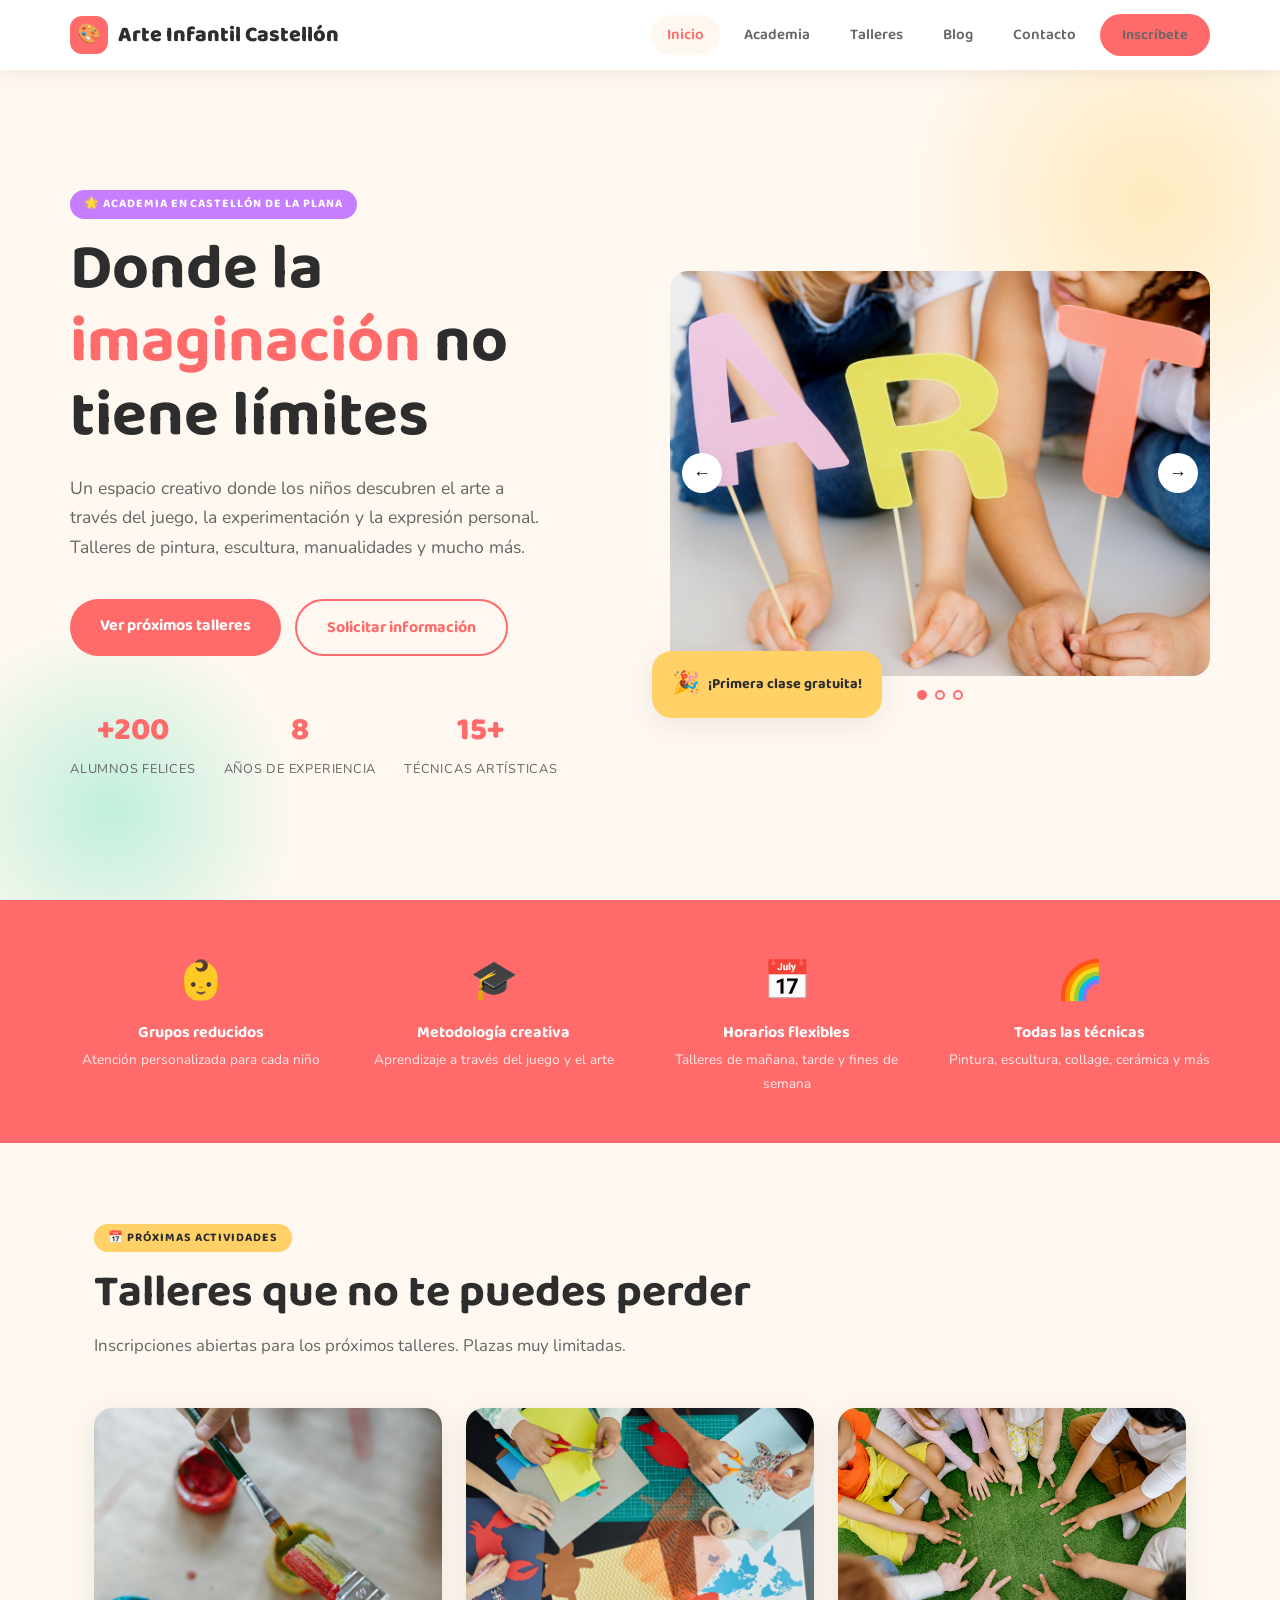
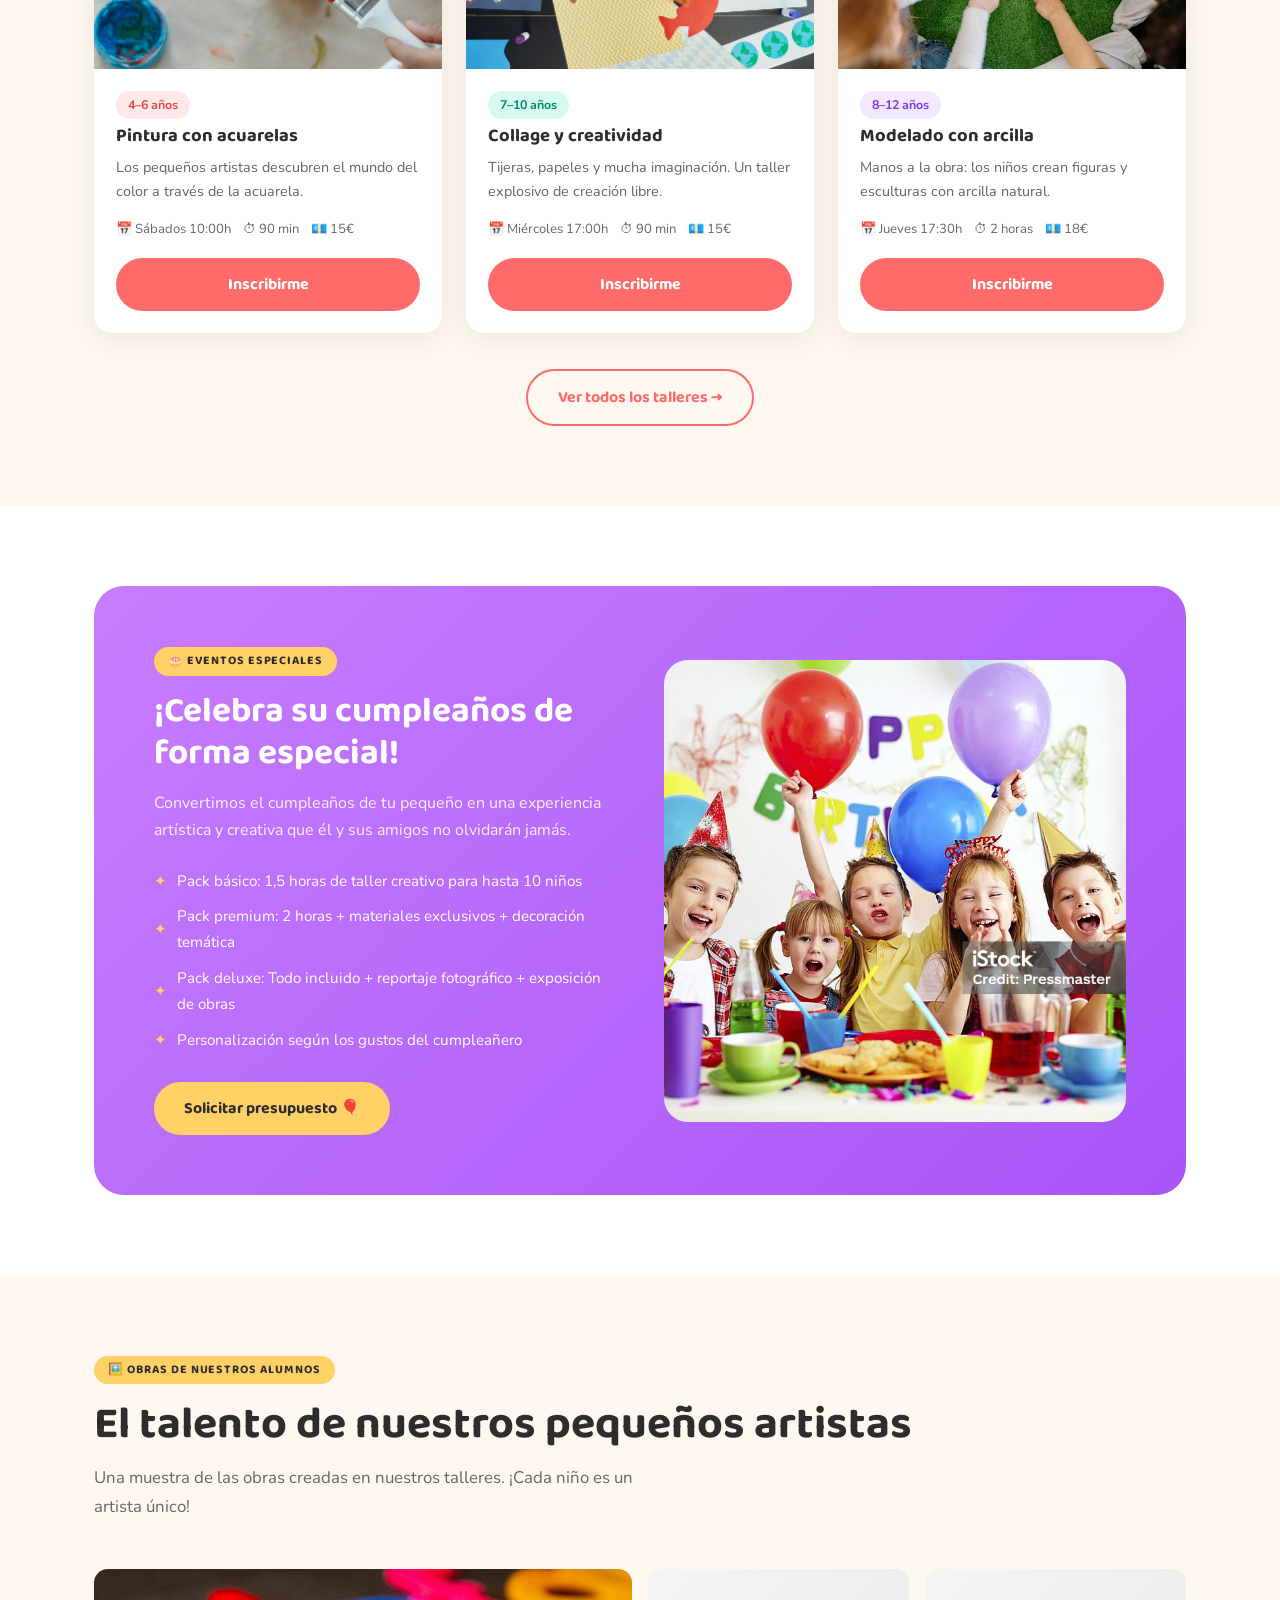
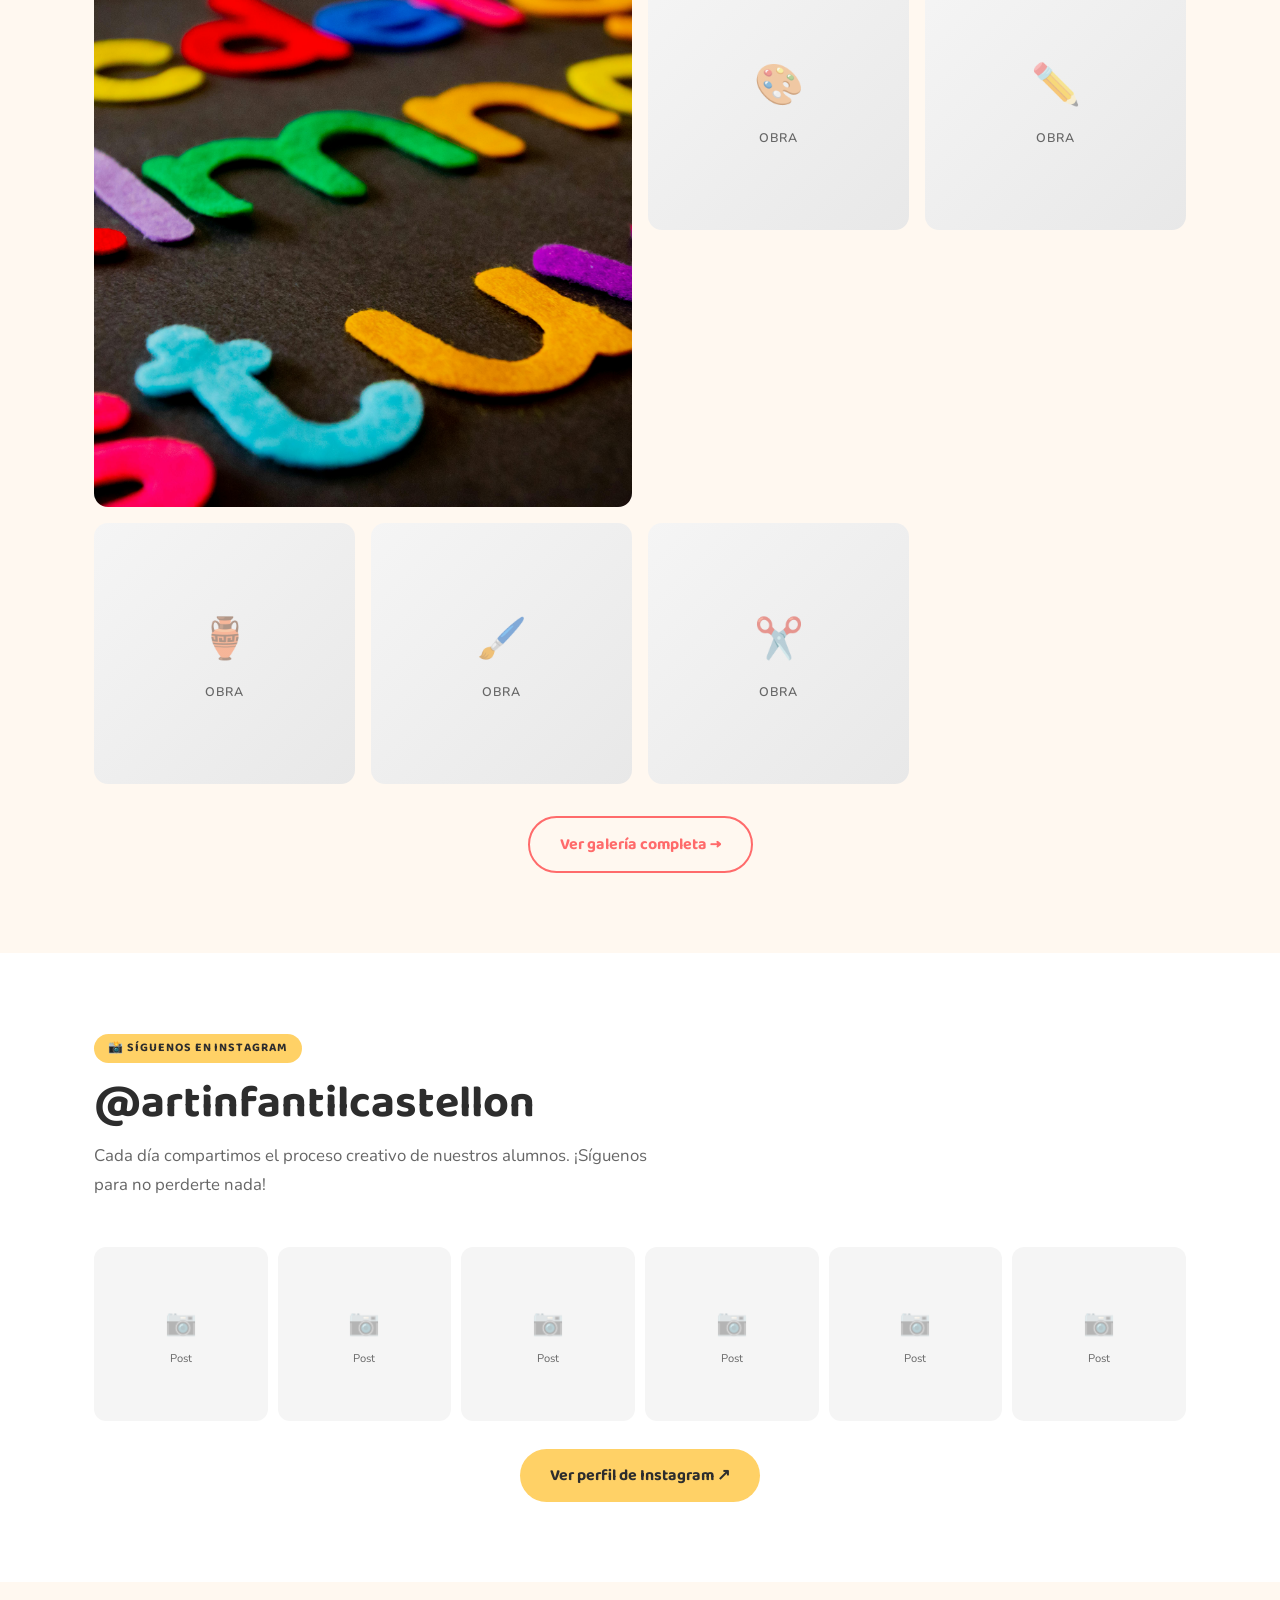
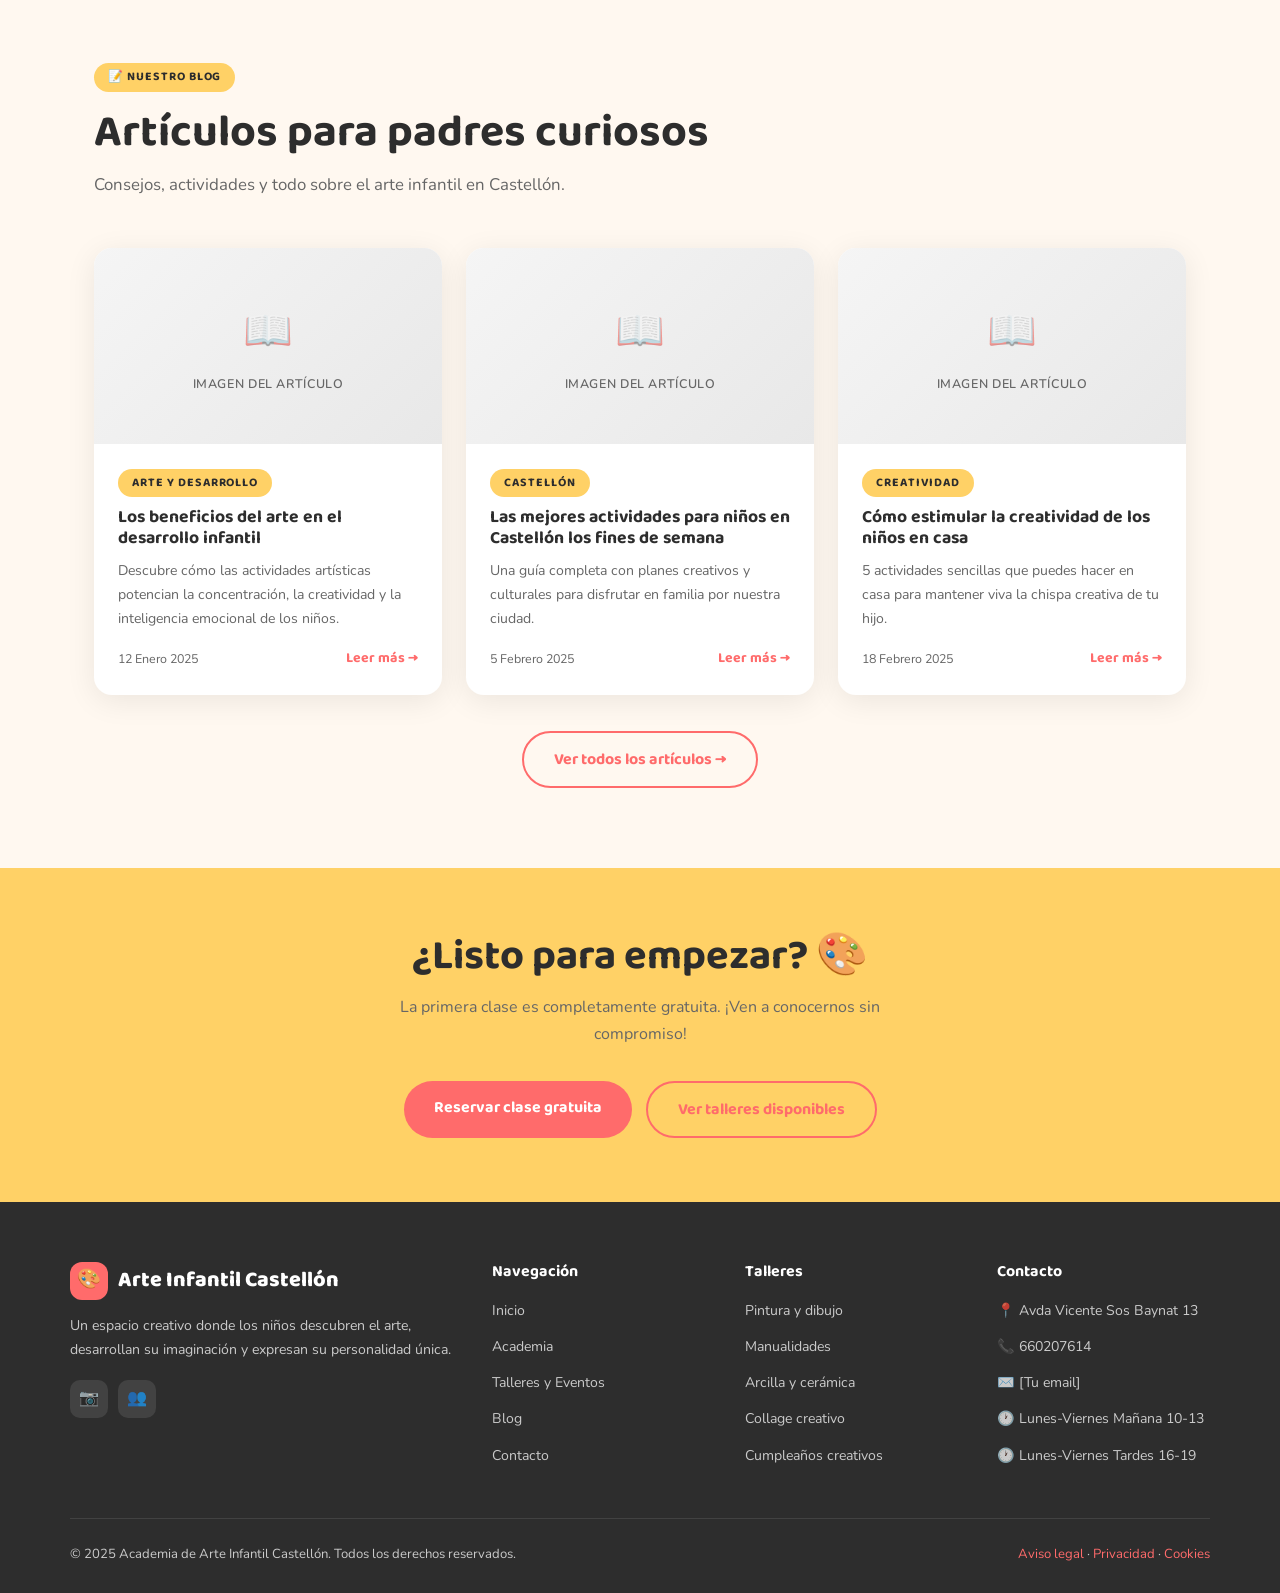
<file: index.html>
<!DOCTYPE html>
<html lang="es">
<head>
  <meta charset="UTF-8" />
  <meta name="viewport" content="width=device-width, initial-scale=1.0" />
  <title>Academia de Arte Infantil – Castellón de la Plana</title>
  <meta name="description" content="Academia de arte infantil en Castellón. Talleres creativos, manualidades y actividades artísticas para niños de 4 a 12 años." />
  <link rel="stylesheet" href="styles.css" />
</head>
<body>

  <!-- ── NAVBAR ── -->
  <nav class="navbar">
    <div class="nav-inner">
      <a href="index.html" class="nav-logo">
        <div class="logo-icon">🎨</div>
        <span>Arte Infantil Castellón</span>
      </a>
      <ul class="nav-links" id="navLinks">
        <li><a href="index.html" class="active">Inicio</a></li>
        <li><a href="academia.html">Academia</a></li>
        <li><a href="talleres.html">Talleres</a></li>
        <li><a href="blog.html">Blog</a></li>
        <li><a href="contacto.html">Contacto</a></li>
        <li><a href="contacto.html" class="btn btn-primary">Inscríbete</a></li>
      </ul>
      <button class="nav-toggle" id="navToggle" aria-label="Abrir menú">
        <span></span><span></span><span></span>
      </button>
    </div>
  </nav>

  <!-- ── HERO ── -->
  <section class="hero">
    <div class="hero-inner">
      <div class="hero-text">
        <span class="tag">🌟 Academia en Castellón de la Plana</span>
        <h1 class="hero-title">
          Donde la <span>imaginación</span> no tiene límites
        </h1>
        <p class="hero-desc">
          Un espacio creativo donde los niños descubren el arte a través del juego, la experimentación y la expresión personal. Talleres de pintura, escultura, manualidades y mucho más.
        </p>
        <div class="hero-ctas">
          <a href="talleres.html" class="btn btn-primary">Ver próximos talleres</a>
          <a href="contacto.html" class="btn btn-outline">Solicitar información</a>
        </div>
        <div class="hero-stats">
          <div class="stat">
            <div class="stat-number">+200</div>
            <div class="stat-label">Alumnos felices</div>
          </div>
          <div class="stat">
            <div class="stat-number">8</div>
            <div class="stat-label">Años de experiencia</div>
          </div>
          <div class="stat">
            <div class="stat-number">15+</div>
            <div class="stat-label">Técnicas artísticas</div>
          </div>
        </div>
      </div>
      <div class="hero-image">
        <div class="slider-wrap" id="heroSlider">
          <div class="slides" id="heroSlides">
            <div class="slide">
              <div class="slide-placeholder">
                <img src="public/images/pexels-artempodrez-6941461.jpg" alt="Taller de manualidades" class="slide-img">
                <!--<span class="ph-icon">🖼️</span>
                <p>Foto principal del taller</p>--> 
              </div>
            </div>
            <div class="slide">
              <div class="slide-placeholder">
                <img src="public/images/pexels-anastasia-shuraeva-6966323.jpg" alt="Taller de manualidades" class="slide-img">
              </div>
            </div>
            <div class="slide">
              <div class="slide-placeholder">
                <img src="public/images/pexels-anastasia-shuraeva-6966347.jpg" alt="Taller de manualidades" class="slide-img">
              </div>
            </div>
          </div>
          <button class="slider-btn prev" onclick="changeSlide(-1)">&#8592;</button>
          <button class="slider-btn next" onclick="changeSlide(1)">&#8594;</button>
        </div>
        <div class="slider-dots" id="heroDots">
          <span class="dot active" onclick="goToSlide(0)"></span>
          <span class="dot" onclick="goToSlide(1)"></span>
          <span class="dot" onclick="goToSlide(2)"></span>
        </div>
        <div class="hero-img-badge">
          <span class="emoji">🎉</span>
          ¡Primera clase gratuita!
        </div>
      </div>
    </div>
  </section>

  <!-- ── FEATURES STRIP ── -->
  <section class="features-strip">
    <div class="features-grid">
      <div class="feature-item">
        <div class="feature-icon">👶</div>
        <h4>Grupos reducidos</h4>
        <p>Atención personalizada para cada niño</p>
      </div>
      <div class="feature-item">
        <div class="feature-icon">🎓</div>
        <h4>Metodología creativa</h4>
        <p>Aprendizaje a través del juego y el arte</p>
      </div>
      <div class="feature-item">
        <div class="feature-icon">📅</div>
        <h4>Horarios flexibles</h4>
        <p>Talleres de mañana, tarde y fines de semana</p>
      </div>
      <div class="feature-item">
        <div class="feature-icon">🌈</div>
        <h4>Todas las técnicas</h4>
        <p>Pintura, escultura, collage, cerámica y más</p>
      </div>
    </div>
  </section>

  <!-- ── PRÓXIMOS TALLERES ── -->
  <section class="section">
    <div class="container">
      <span class="tag">📅 Próximas actividades</span>
      <h2 class="section-title">Talleres que no te puedes perder</h2>
      <p class="section-subtitle">Inscripciones abiertas para los próximos talleres. Plazas muy limitadas.</p>

      <div class="cards-grid cards-grid-3">

        <div class="card">
          <div class="card-img">
            <div class="img-placeholder">
              <img src="public/images/pexels-anastasia-shuraeva-6966347.jpg" alt="Taller de manualidades" class="slide-img">
            </div>
          </div>
          <div class="card-body">
            <span class="ws-badge accent-coral">4–6 años</span>
            <h3>Pintura con acuarelas</h3>
            <p>Los pequeños artistas descubren el mundo del color a través de la acuarela.</p>
            <div class="card-meta">
              <span>📅 Sábados 10:00h</span>
              <span>⏱ 90 min</span>
              <span>💶 15€</span>
            </div>
            <a href="contacto.html" class="btn btn-primary" style="width:100%;text-align:center;">Inscribirme</a>
          </div>
        </div>

        <div class="card">
          <div class="card-img">
            <div class="img-placeholder">
              <img src="public/images/pexels-vanessa-loring-7869442.jpg" alt="Taller de manualidades" class="slide-img">
            </div>
          </div>
          <div class="card-body">
            <span class="ws-badge accent-mint">7–10 años</span>
            <h3>Collage y creatividad</h3>
            <p>Tijeras, papeles y mucha imaginación. Un taller explosivo de creación libre.</p>
            <div class="card-meta">
              <span>📅 Miércoles 17:00h</span>
              <span>⏱ 90 min</span>
              <span>💶 15€</span>
            </div>
            <a href="contacto.html" class="btn btn-primary" style="width:100%;text-align:center;">Inscribirme</a>
          </div>
        </div>

        <div class="card">
          <div class="card-img">
            <div class="img-placeholder">
              <img src="public/images/pexels-yankrukov-8613319.jpg" alt="Taller de manualidades" class="slide-img">
            </div>
          </div>
          <div class="card-body">
            <span class="ws-badge accent-lavender">8–12 años</span>
            <h3>Modelado con arcilla</h3>
            <p>Manos a la obra: los niños crean figuras y esculturas con arcilla natural.</p>
            <div class="card-meta">
              <span>📅 Jueves 17:30h</span>
              <span>⏱ 2 horas</span>
              <span>💶 18€</span>
            </div>
            <a href="contacto.html" class="btn btn-primary" style="width:100%;text-align:center;">Inscribirme</a>
          </div>
        </div>

      </div>

      <div style="text-align:center;margin-top:36px;">
        <a href="talleres.html" class="btn btn-outline">Ver todos los talleres →</a>
      </div>
    </div>
  </section>

  <!-- ── CUMPLEAÑOS CREATIVOS ── -->
  <section class="section" style="background:var(--white);">
    <div class="container">
      <div class="birthday-section">
        <div>
          <span class="tag" style="background:var(--yellow);color:var(--dark);">🎂 Eventos especiales</span>
          <h2>¡Celebra su cumpleaños de forma especial!</h2>
          <p>Convertimos el cumpleaños de tu pequeño en una experiencia artística y creativa que él y sus amigos no olvidarán jamás.</p>
          <ul class="birthday-list">
            <li>Pack básico: 1,5 horas de taller creativo para hasta 10 niños</li>
            <li>Pack premium: 2 horas + materiales exclusivos + decoración temática</li>
            <li>Pack deluxe: Todo incluido + reportaje fotográfico + exposición de obras</li>
            <li>Personalización según los gustos del cumpleañero</li>
          </ul>
          <a href="contacto.html" class="btn btn-secondary">Solicitar presupuesto 🎈</a>
        </div>
        <div class="birthday-img">
            <img src="public/images/pexels-cumple.jpg" alt="Taller de manualidades" class="slide-img">          
            <p>Foto de cumpleaños</p>
          </div>
        </div>
      </div>
    </div>
  </section>

  <!-- ── GALERÍA HOME ── -->
  <section class="section">
    <div class="container">
      <span class="tag">🖼️ Obras de nuestros alumnos</span>
      <h2 class="section-title">El talento de nuestros pequeños artistas</h2>
      <p class="section-subtitle">Una muestra de las obras creadas en nuestros talleres. ¡Cada niño es un artista único!</p>
      <div class="gallery-grid">
        <div class="gallery-item wide">
          <img src="public/images/pexels-magda-ehlers-pexels-1337387.jpg" alt="Taller de manualidades" class="slide-img">
        </div>
        <div class="gallery-item">
          <div class="img-placeholder" style="min-height:100%;"><span class="ph-icon">🎨</span><p>Obra</p></div>
        </div>
        <div class="gallery-item">
          <div class="img-placeholder" style="min-height:100%;"><span class="ph-icon">✏️</span><p>Obra</p></div>
        </div>
        <div class="gallery-item">
          <div class="img-placeholder" style="min-height:100%;"><span class="ph-icon">🏺</span><p>Obra</p></div>
        </div>
        <div class="gallery-item">
          <div class="img-placeholder" style="min-height:100%;"><span class="ph-icon">🖌️</span><p>Obra</p></div>
        </div>
        <div class="gallery-item">
          <div class="img-placeholder" style="min-height:100%;"><span class="ph-icon">✂️</span><p>Obra</p></div>
        </div>
      </div>
      <div style="text-align:center;margin-top:32px;">
        <a href="academia.html#galeria" class="btn btn-outline">Ver galería completa →</a>
      </div>
    </div>
  </section>

  <!-- ── INSTAGRAM FEED ── -->
  <section class="section" style="background:var(--white);">
    <div class="container">
      <span class="tag">📸 Síguenos en Instagram</span>
      <h2 class="section-title">@artinfantilcastellon</h2>
      <p class="section-subtitle">Cada día compartimos el proceso creativo de nuestros alumnos. ¡Síguenos para no perderte nada!</p>
      <div class="ig-grid">
        <div class="ig-item"><div class="ig-item-inner"><span class="ph-icon">📷</span><span>Post</span></div></div>
        <div class="ig-item"><div class="ig-item-inner"><span class="ph-icon">📷</span><span>Post</span></div></div>
        <div class="ig-item"><div class="ig-item-inner"><span class="ph-icon">📷</span><span>Post</span></div></div>
        <div class="ig-item"><div class="ig-item-inner"><span class="ph-icon">📷</span><span>Post</span></div></div>
        <div class="ig-item"><div class="ig-item-inner"><span class="ph-icon">📷</span><span>Post</span></div></div>
        <div class="ig-item"><div class="ig-item-inner"><span class="ph-icon">📷</span><span>Post</span></div></div>
      </div>
      <div style="text-align:center;margin-top:28px;">
        <a href="https://www.instagram.com/" target="_blank" class="btn btn-secondary">Ver perfil de Instagram ↗</a>
      </div>
    </div>
  </section>

  <!-- ── BLOG PREVIEW ── -->
  <section class="section">
    <div class="container">
      <span class="tag">📝 Nuestro blog</span>
      <h2 class="section-title">Artículos para padres curiosos</h2>
      <p class="section-subtitle">Consejos, actividades y todo sobre el arte infantil en Castellón.</p>
      <div class="cards-grid cards-grid-3">

        <article class="blog-card">
          <div class="blog-card-img">
            <div class="img-placeholder"><span class="ph-icon">📖</span><p>Imagen del artículo</p></div>
          </div>
          <div class="blog-card-body">
            <span class="tag">Arte y desarrollo</span>
            <h3>Los beneficios del arte en el desarrollo infantil</h3>
            <p>Descubre cómo las actividades artísticas potencian la concentración, la creatividad y la inteligencia emocional de los niños.</p>
            <div style="display:flex;justify-content:space-between;align-items:center;">
              <span class="blog-date">12 Enero 2025</span>
              <a href="blog.html" class="read-more">Leer más →</a>
            </div>
          </div>
        </article>

        <article class="blog-card">
          <div class="blog-card-img">
            <div class="img-placeholder"><span class="ph-icon">📖</span><p>Imagen del artículo</p></div>
          </div>
          <div class="blog-card-body">
            <span class="tag">Castellón</span>
            <h3>Las mejores actividades para niños en Castellón los fines de semana</h3>
            <p>Una guía completa con planes creativos y culturales para disfrutar en familia por nuestra ciudad.</p>
            <div style="display:flex;justify-content:space-between;align-items:center;">
              <span class="blog-date">5 Febrero 2025</span>
              <a href="blog.html" class="read-more">Leer más →</a>
            </div>
          </div>
        </article>

        <article class="blog-card">
          <div class="blog-card-img">
            <div class="img-placeholder"><span class="ph-icon">📖</span><p>Imagen del artículo</p></div>
          </div>
          <div class="blog-card-body">
            <span class="tag">Creatividad</span>
            <h3>Cómo estimular la creatividad de los niños en casa</h3>
            <p>5 actividades sencillas que puedes hacer en casa para mantener viva la chispa creativa de tu hijo.</p>
            <div style="display:flex;justify-content:space-between;align-items:center;">
              <span class="blog-date">18 Febrero 2025</span>
              <a href="blog.html" class="read-more">Leer más →</a>
            </div>
          </div>
        </article>

      </div>
      <div style="text-align:center;margin-top:36px;">
        <a href="blog.html" class="btn btn-outline">Ver todos los artículos →</a>
      </div>
    </div>
  </section>

  <!-- ── CTA BAND ── -->
  <section class="cta-band">
    <div class="container">
      <h2>¿Listo para empezar? 🎨</h2>
      <p>La primera clase es completamente gratuita. ¡Ven a conocernos sin compromiso!</p>
      <div class="btn-group">
        <a href="contacto.html" class="btn btn-primary">Reservar clase gratuita</a>
        <a href="talleres.html" class="btn btn-outline">Ver talleres disponibles</a>
      </div>
    </div>
  </section>

  <!-- ── FOOTER ── -->
  <footer>
    <div class="footer-grid">
      <div class="footer-brand">
        <a href="index.html" class="nav-logo">
          <div class="logo-icon">🎨</div>
          <span>Arte Infantil Castellón</span>
        </a>
        <p>Un espacio creativo donde los niños descubren el arte, desarrollan su imaginación y expresan su personalidad única.</p>
        <div class="social-row">
          <a href="#" class="social-btn" aria-label="Instagram">📷</a>
          <a href="#" class="social-btn" aria-label="Facebook">👥</a>
        </div>
      </div>
      <div>
        <h5>Navegación</h5>
        <ul>
          <li><a href="index.html">Inicio</a></li>
          <li><a href="academia.html">Academia</a></li>
          <li><a href="talleres.html">Talleres y Eventos</a></li>
          <li><a href="blog.html">Blog</a></li>
          <li><a href="contacto.html">Contacto</a></li>
        </ul>
      </div>
      <div>
        <h5>Talleres</h5>
        <ul>
          <li><a href="talleres.html">Pintura y dibujo</a></li>
          <li><a href="talleres.html">Manualidades</a></li>
          <li><a href="talleres.html">Arcilla y cerámica</a></li>
          <li><a href="talleres.html">Collage creativo</a></li>
          <li><a href="talleres.html">Cumpleaños creativos</a></li>
        </ul>
      </div>
      <div>
        <h5>Contacto</h5>
        <ul>
          <li><a href="#">📍 Avda Vicente Sos Baynat 13</a></li>
          <li><a href="#">📞 660207614</a></li>
          <li><a href="#">✉️ [Tu email]</a></li>
          <li><a href="#">🕐 Lunes-Viernes Mañana 10-13</a></li>
          <li><a href="#">🕐 Lunes-Viernes Tardes 16-19</a></li>
        </ul>
      </div>
    </div>
    <div class="footer-bottom">
      <span>© 2025 Academia de Arte Infantil Castellón. Todos los derechos reservados.</span>
      <span>
        <a href="#">Aviso legal</a> ·
        <a href="#">Privacidad</a> ·
        <a href="#">Cookies</a>
      </span>
    </div>
  </footer>

  <!-- ── SCROLL TO TOP ── -->
  <button id="scrollTop" aria-label="Volver arriba">↑</button>

  <script>
    // Nav toggle
    document.getElementById('navToggle').addEventListener('click', function() {
      document.getElementById('navLinks').classList.toggle('open');
    });

    // Hero slider
    let currentSlide = 0;
    const slides = document.getElementById('heroSlides');
    const dots   = document.querySelectorAll('.dot');

    function updateSlider() {
      slides.style.transform = `translateX(-${currentSlide * 100}%)`;
      dots.forEach((d, i) => d.classList.toggle('active', i === currentSlide));
    }
    function changeSlide(dir) {
      const total = dots.length;
      currentSlide = (currentSlide + dir + total) % total;
      updateSlider();
    }
    function goToSlide(i) { currentSlide = i; updateSlider(); }
    setInterval(() => changeSlide(1), 4000);

    // Scroll to top
    const scrollBtn = document.getElementById('scrollTop');
    window.addEventListener('scroll', () => {
      scrollBtn.classList.toggle('visible', window.scrollY > 400);
    });
    scrollBtn.addEventListener('click', () => window.scrollTo({ top: 0, behavior: 'smooth' }));
  </script>
</body>
</html>
</file>
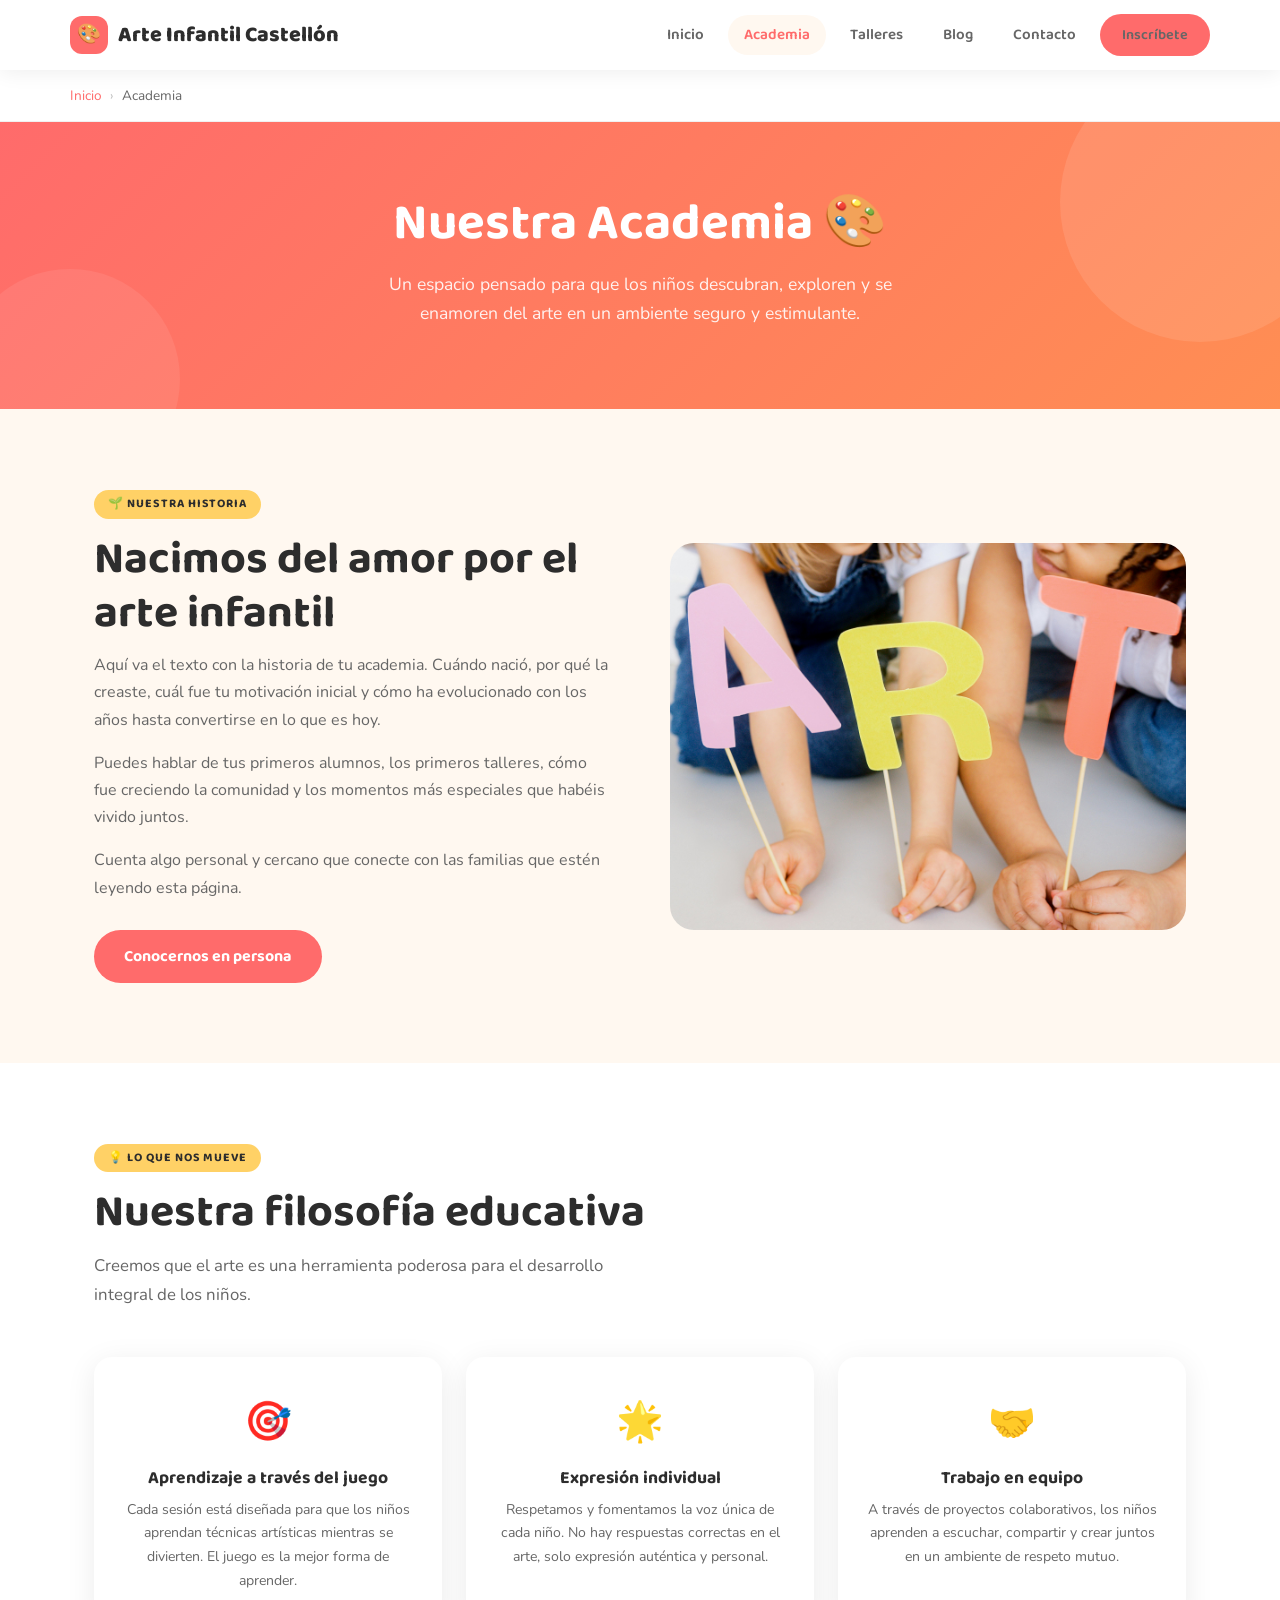
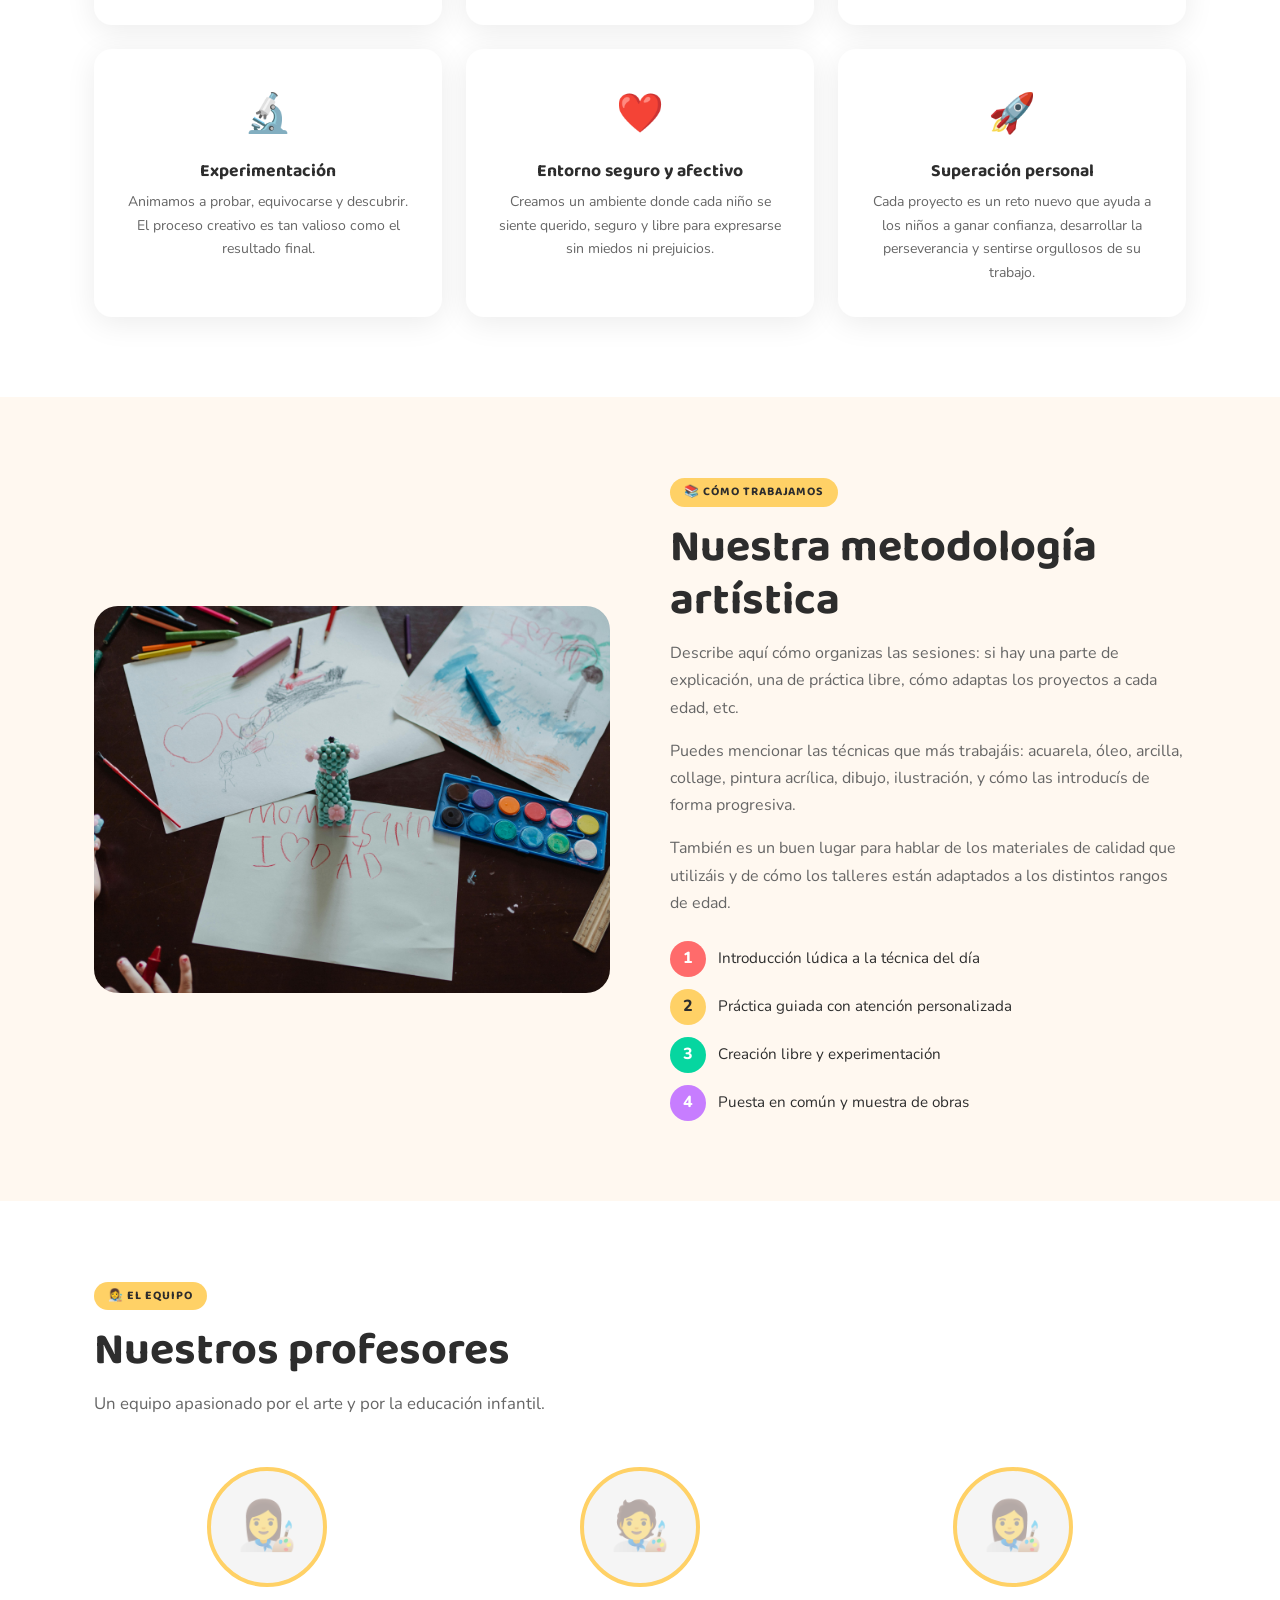
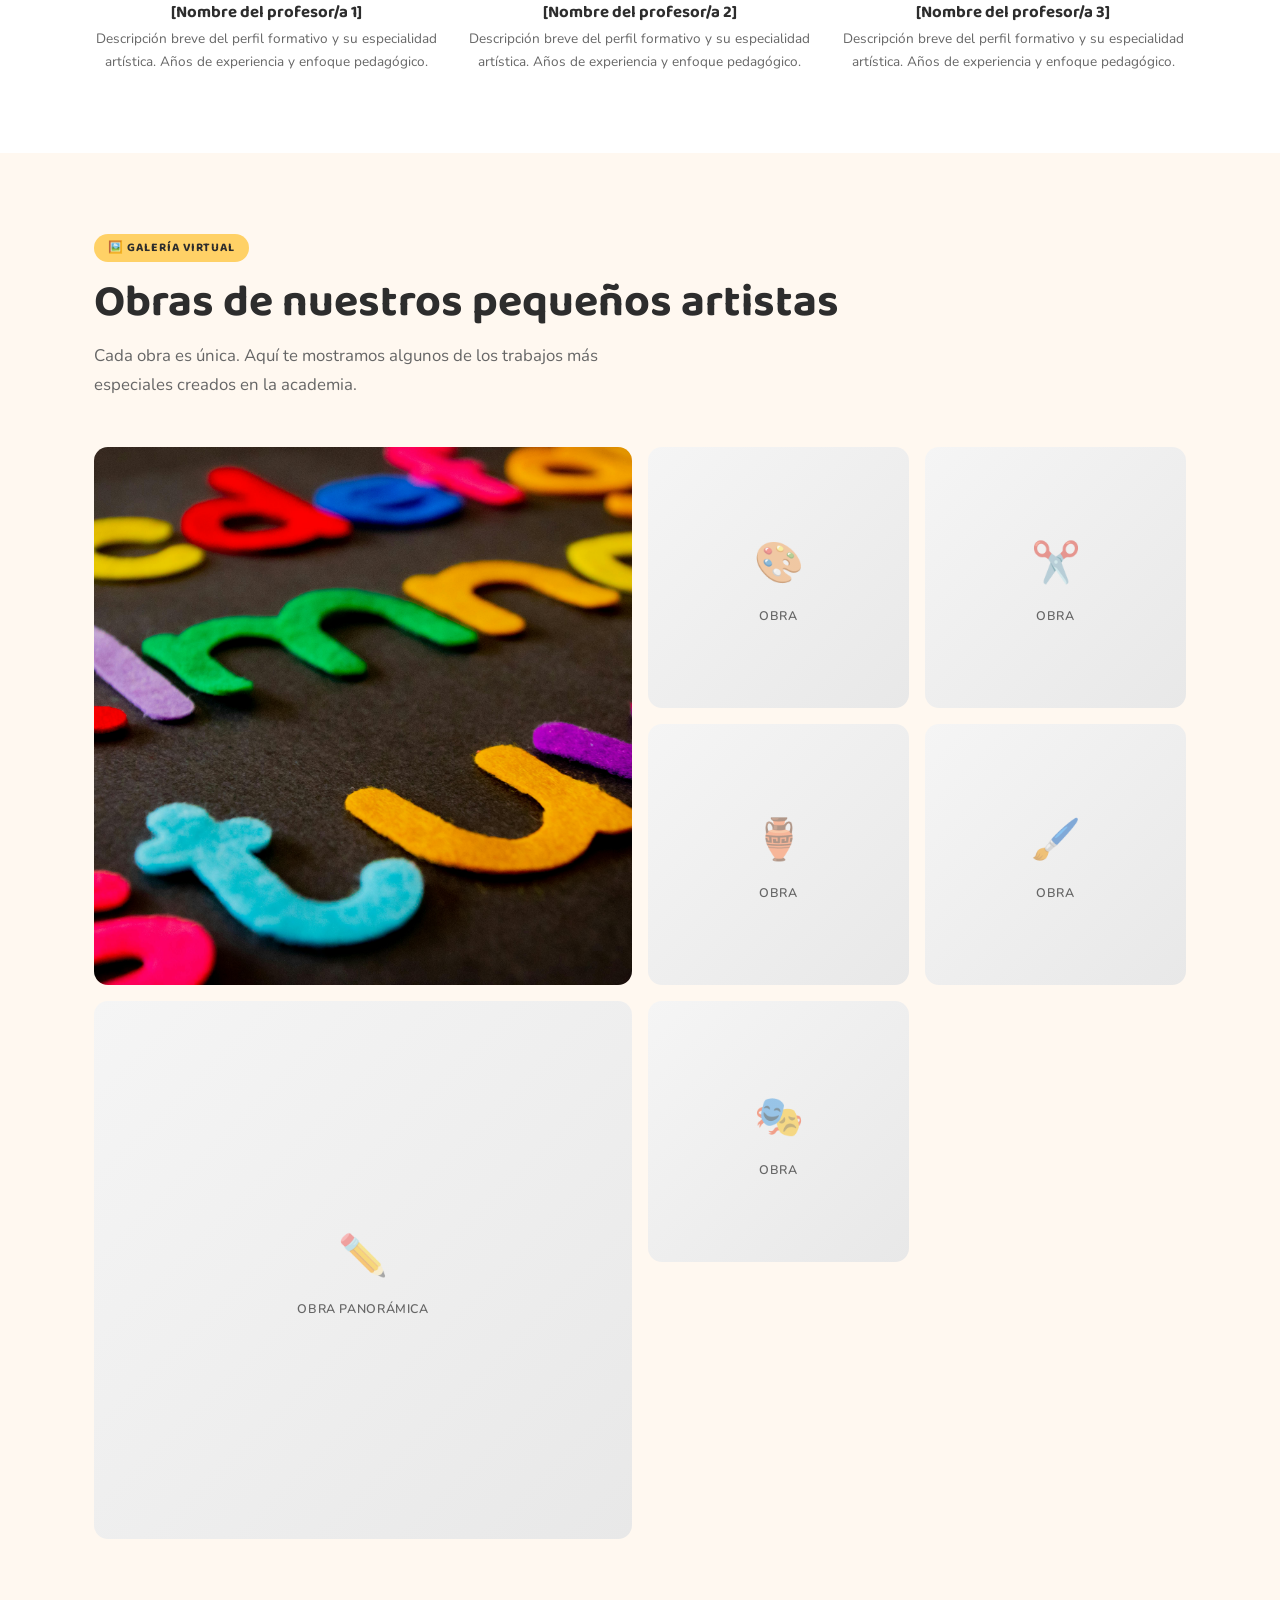
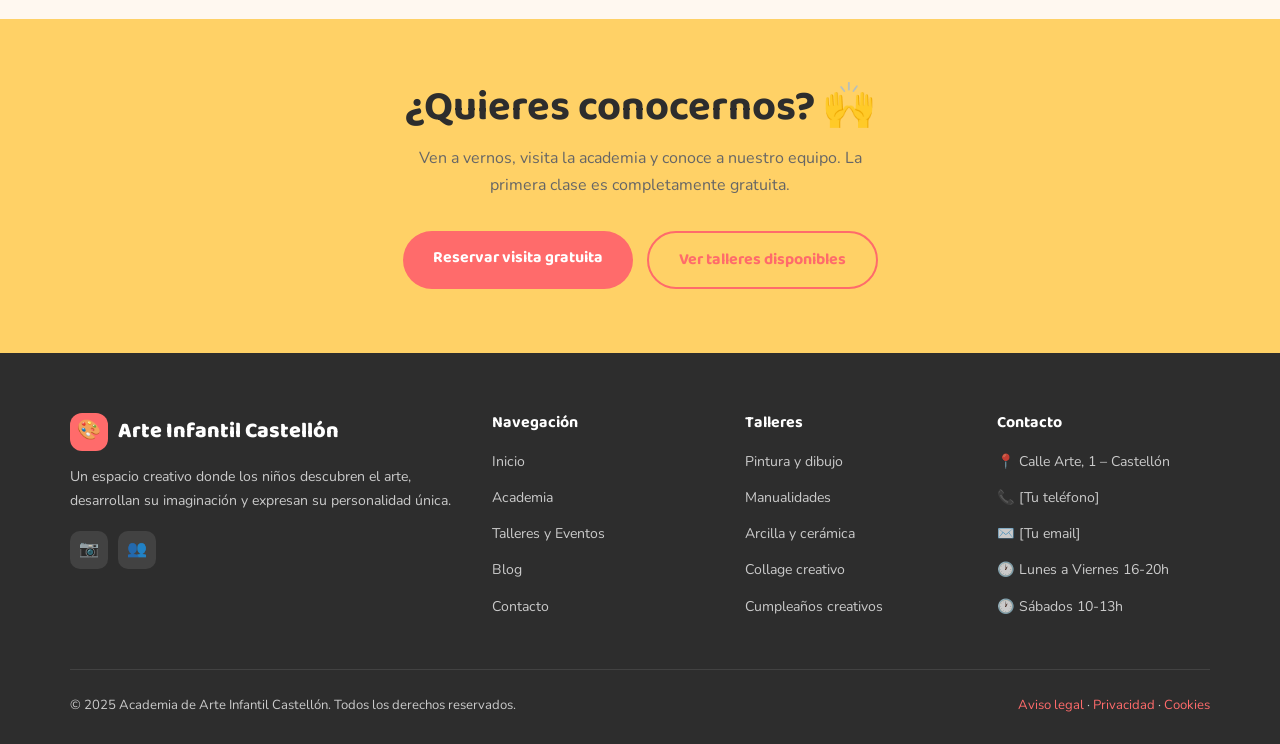
<file: academia.html>
<!DOCTYPE html>
<html lang="es">
<head>
  <meta charset="UTF-8" />
  <meta name="viewport" content="width=device-width, initial-scale=1.0" />
  <title>La Academia – Arte Infantil Castellón</title>
  <meta name="description" content="Conoce nuestra academia de arte infantil en Castellón. Historia, metodología, profesorado y galería de obras." />
  <link rel="stylesheet" href="styles.css" />
</head>
<body>

  <!-- ── NAVBAR ── -->
  <nav class="navbar">
    <div class="nav-inner">
      <a href="index.html" class="nav-logo">
        <div class="logo-icon">🎨</div>
        <span>Arte Infantil Castellón</span>
      </a>
      <ul class="nav-links" id="navLinks">
        <li><a href="index.html">Inicio</a></li>
        <li><a href="academia.html" class="active">Academia</a></li>
        <li><a href="talleres.html">Talleres</a></li>
        <li><a href="blog.html">Blog</a></li>
        <li><a href="contacto.html">Contacto</a></li>
        <li><a href="contacto.html" class="btn btn-primary">Inscríbete</a></li>
      </ul>
      <button class="nav-toggle" id="navToggle" aria-label="Abrir menú">
        <span></span><span></span><span></span>
      </button>
    </div>
  </nav>

  <!-- ── BREADCRUMBS ── -->
  <div class="breadcrumbs">
    <div class="breadcrumbs-inner">
      <a href="index.html">Inicio</a>
      <span class="sep">›</span>
      <span>Academia</span>
    </div>
  </div>

  <!-- ── PAGE HERO ── -->
  <section class="page-hero">
    <h1>Nuestra Academia 🎨</h1>
    <p>Un espacio pensado para que los niños descubran, exploren y se enamoren del arte en un ambiente seguro y estimulante.</p>
  </section>

  <!-- ── HISTORIA ── -->
  <section class="section">
    <div class="container">
      <div style="display:grid;grid-template-columns:1fr 1fr;gap:60px;align-items:center;">
        <div>
          <span class="tag">🌱 Nuestra historia</span>
          <h2 class="section-title">Nacimos del amor por el arte infantil</h2>
          <p style="color:var(--mid);margin-bottom:16px;">
            Aquí va el texto con la historia de tu academia. Cuándo nació, por qué la creaste, cuál fue tu motivación inicial y cómo ha evolucionado con los años hasta convertirse en lo que es hoy.
          </p>
          <p style="color:var(--mid);margin-bottom:16px;">
            Puedes hablar de tus primeros alumnos, los primeros talleres, cómo fue creciendo la comunidad y los momentos más especiales que habéis vivido juntos.
          </p>
          <p style="color:var(--mid);margin-bottom:28px;">
            Cuenta algo personal y cercano que conecte con las familias que estén leyendo esta página.
          </p>
          <a href="contacto.html" class="btn btn-primary">Conocernos en persona</a>
        </div>
        <div>
          <div style="border-radius:24px;overflow:hidden;aspect-ratio:4/3;">
            <img src="public/images/pexels-artempodrez-6941461.jpg" alt="Taller de manualidades" class="slide-img">
            <!--<div class="img-placeholder" style="min-height:100%;"><span class="ph-icon">🏫</span><p>Foto de la academia</p></div>-->
          </div>
        </div>
      </div>
    </div>
  </section>

  <!-- ── VALORES ── -->
  <section class="section" style="background:var(--white);">
    <div class="container">
      <span class="tag">💡 Lo que nos mueve</span>
      <h2 class="section-title">Nuestra filosofía educativa</h2>
      <p class="section-subtitle">Creemos que el arte es una herramienta poderosa para el desarrollo integral de los niños.</p>
      <div class="values-grid">
        <div class="value-card">
          <div class="value-icon">🎯</div>
          <h3>Aprendizaje a través del juego</h3>
          <p>Cada sesión está diseñada para que los niños aprendan técnicas artísticas mientras se divierten. El juego es la mejor forma de aprender.</p>
        </div>
        <div class="value-card">
          <div class="value-icon">🌟</div>
          <h3>Expresión individual</h3>
          <p>Respetamos y fomentamos la voz única de cada niño. No hay respuestas correctas en el arte, solo expresión auténtica y personal.</p>
        </div>
        <div class="value-card">
          <div class="value-icon">🤝</div>
          <h3>Trabajo en equipo</h3>
          <p>A través de proyectos colaborativos, los niños aprenden a escuchar, compartir y crear juntos en un ambiente de respeto mutuo.</p>
        </div>
        <div class="value-card">
          <div class="value-icon">🔬</div>
          <h3>Experimentación</h3>
          <p>Animamos a probar, equivocarse y descubrir. El proceso creativo es tan valioso como el resultado final.</p>
        </div>
        <div class="value-card">
          <div class="value-icon">❤️</div>
          <h3>Entorno seguro y afectivo</h3>
          <p>Creamos un ambiente donde cada niño se siente querido, seguro y libre para expresarse sin miedos ni prejuicios.</p>
        </div>
        <div class="value-card">
          <div class="value-icon">🚀</div>
          <h3>Superación personal</h3>
          <p>Cada proyecto es un reto nuevo que ayuda a los niños a ganar confianza, desarrollar la perseverancia y sentirse orgullosos de su trabajo.</p>
        </div>
      </div>
    </div>
  </section>

  <!-- ── METODOLOGÍA ── -->
  <section class="section">
    <div class="container">
      <div style="display:grid;grid-template-columns:1fr 1fr;gap:60px;align-items:center;">
        <div>
          <div style="border-radius:24px;overflow:hidden;aspect-ratio:4/3;">
            <img src="public/images/pexels-ketut-subiyanto-4815080.jpg" alt="Taller de manualidades" class="slide-img">
          </div>
        </div>
        <div>
          <span class="tag">📚 Cómo trabajamos</span>
          <h2 class="section-title">Nuestra metodología artística</h2>
          <p style="color:var(--mid);margin-bottom:16px;">
            Describe aquí cómo organizas las sesiones: si hay una parte de explicación, una de práctica libre, cómo adaptas los proyectos a cada edad, etc.
          </p>
          <p style="color:var(--mid);margin-bottom:16px;">
            Puedes mencionar las técnicas que más trabajáis: acuarela, óleo, arcilla, collage, pintura acrílica, dibujo, ilustración, y cómo las introducís de forma progresiva.
          </p>
          <p style="color:var(--mid);margin-bottom:24px;">
            También es un buen lugar para hablar de los materiales de calidad que utilizáis y de cómo los talleres están adaptados a los distintos rangos de edad.
          </p>
          <div style="display:flex;flex-direction:column;gap:12px;">
            <div style="display:flex;align-items:center;gap:12px;">
              <span style="width:36px;height:36px;background:var(--coral);color:white;border-radius:50%;display:flex;align-items:center;justify-content:center;font-weight:800;flex-shrink:0;">1</span>
              <span style="font-size:0.95rem;">Introducción lúdica a la técnica del día</span>
            </div>
            <div style="display:flex;align-items:center;gap:12px;">
              <span style="width:36px;height:36px;background:var(--yellow);color:var(--dark);border-radius:50%;display:flex;align-items:center;justify-content:center;font-weight:800;flex-shrink:0;">2</span>
              <span style="font-size:0.95rem;">Práctica guiada con atención personalizada</span>
            </div>
            <div style="display:flex;align-items:center;gap:12px;">
              <span style="width:36px;height:36px;background:var(--mint);color:white;border-radius:50%;display:flex;align-items:center;justify-content:center;font-weight:800;flex-shrink:0;">3</span>
              <span style="font-size:0.95rem;">Creación libre y experimentación</span>
            </div>
            <div style="display:flex;align-items:center;gap:12px;">
              <span style="width:36px;height:36px;background:var(--lavender);color:white;border-radius:50%;display:flex;align-items:center;justify-content:center;font-weight:800;flex-shrink:0;">4</span>
              <span style="font-size:0.95rem;">Puesta en común y muestra de obras</span>
            </div>
          </div>
        </div>
      </div>
    </div>
  </section>

  <!-- ── PROFESORADO ── -->
  <section class="section" style="background:var(--white);">
    <div class="container">
      <span class="tag">👩‍🎨 El equipo</span>
      <h2 class="section-title">Nuestros profesores</h2>
      <p class="section-subtitle">Un equipo apasionado por el arte y por la educación infantil.</p>
      <div class="team-grid">
        <div class="team-card">
          <div class="team-avatar">
            <span class="ph-icon">👩‍🎨</span>
          </div>
          <h3>[Nombre del profesor/a 1]</h3>
          <p>Descripción breve del perfil formativo y su especialidad artística. Años de experiencia y enfoque pedagógico.</p>
        </div>
        <div class="team-card">
          <div class="team-avatar">
            <span class="ph-icon">🧑‍🎨</span>
          </div>
          <h3>[Nombre del profesor/a 2]</h3>
          <p>Descripción breve del perfil formativo y su especialidad artística. Años de experiencia y enfoque pedagógico.</p>
        </div>
        <div class="team-card">
          <div class="team-avatar">
            <span class="ph-icon">👩‍🎨</span>
          </div>
          <h3>[Nombre del profesor/a 3]</h3>
          <p>Descripción breve del perfil formativo y su especialidad artística. Años de experiencia y enfoque pedagógico.</p>
        </div>
      </div>
    </div>
  </section>

  <!-- ── GALERÍA ── -->
  <section class="section" id="galeria">
    <div class="container">
      <span class="tag">🖼️ Galería virtual</span>
      <h2 class="section-title">Obras de nuestros pequeños artistas</h2>
      <p class="section-subtitle">Cada obra es única. Aquí te mostramos algunos de los trabajos más especiales creados en la academia.</p>
      <div class="gallery-grid">
        <div class="gallery-item wide tall">
          <img src="public/images/pexels-magda-ehlers-pexels-1337387.jpg" alt="Taller de manualidades" class="slide-img">
        </div>
        <div class="gallery-item">
          <div class="img-placeholder" style="min-height:100%;"><span class="ph-icon">🎨</span><p>Obra</p></div>
        </div>
        <div class="gallery-item">
          <div class="img-placeholder" style="min-height:100%;"><span class="ph-icon">✂️</span><p>Obra</p></div>
        </div>
        <div class="gallery-item">
          <div class="img-placeholder" style="min-height:100%;"><span class="ph-icon">🏺</span><p>Obra</p></div>
        </div>
        <div class="gallery-item">
          <div class="img-placeholder" style="min-height:100%;"><span class="ph-icon">🖌️</span><p>Obra</p></div>
        </div>
        <div class="gallery-item wide">
          <div class="img-placeholder" style="min-height:100%;"><span class="ph-icon">✏️</span><p>Obra panorámica</p></div>
        </div>
        <div class="gallery-item">
          <div class="img-placeholder" style="min-height:100%;"><span class="ph-icon">🎭</span><p>Obra</p></div>
        </div>
      </div>
    </div>
  </section>

  <!-- ── CTA BAND ── -->
  <section class="cta-band">
    <div class="container">
      <h2>¿Quieres conocernos? 🙌</h2>
      <p>Ven a vernos, visita la academia y conoce a nuestro equipo. La primera clase es completamente gratuita.</p>
      <div class="btn-group">
        <a href="contacto.html" class="btn btn-primary">Reservar visita gratuita</a>
        <a href="talleres.html" class="btn btn-outline">Ver talleres disponibles</a>
      </div>
    </div>
  </section>

  <!-- ── FOOTER ── -->
  <footer>
    <div class="footer-grid">
      <div class="footer-brand">
        <a href="index.html" class="nav-logo">
          <div class="logo-icon">🎨</div>
          <span>Arte Infantil Castellón</span>
        </a>
        <p>Un espacio creativo donde los niños descubren el arte, desarrollan su imaginación y expresan su personalidad única.</p>
        <div class="social-row">
          <a href="#" class="social-btn" aria-label="Instagram">📷</a>
          <a href="#" class="social-btn" aria-label="Facebook">👥</a>
        </div>
      </div>
      <div>
        <h5>Navegación</h5>
        <ul>
          <li><a href="index.html">Inicio</a></li>
          <li><a href="academia.html">Academia</a></li>
          <li><a href="talleres.html">Talleres y Eventos</a></li>
          <li><a href="blog.html">Blog</a></li>
          <li><a href="contacto.html">Contacto</a></li>
        </ul>
      </div>
      <div>
        <h5>Talleres</h5>
        <ul>
          <li><a href="talleres.html">Pintura y dibujo</a></li>
          <li><a href="talleres.html">Manualidades</a></li>
          <li><a href="talleres.html">Arcilla y cerámica</a></li>
          <li><a href="talleres.html">Collage creativo</a></li>
          <li><a href="talleres.html">Cumpleaños creativos</a></li>
        </ul>
      </div>
      <div>
        <h5>Contacto</h5>
        <ul>
          <li><a href="#">📍 Calle Arte, 1 – Castellón</a></li>
          <li><a href="#">📞 [Tu teléfono]</a></li>
          <li><a href="#">✉️ [Tu email]</a></li>
          <li><a href="#">🕐 Lunes a Viernes 16-20h</a></li>
          <li><a href="#">🕐 Sábados 10-13h</a></li>
        </ul>
      </div>
    </div>
    <div class="footer-bottom">
      <span>© 2025 Academia de Arte Infantil Castellón. Todos los derechos reservados.</span>
      <span>
        <a href="#">Aviso legal</a> ·
        <a href="#">Privacidad</a> ·
        <a href="#">Cookies</a>
      </span>
    </div>
  </footer>

  <!-- ── SCROLL TO TOP ── -->
  <button id="scrollTop" aria-label="Volver arriba">↑</button>

  <script>
    document.getElementById('navToggle').addEventListener('click', function() {
      document.getElementById('navLinks').classList.toggle('open');
    });
    const scrollBtn = document.getElementById('scrollTop');
    window.addEventListener('scroll', () => scrollBtn.classList.toggle('visible', window.scrollY > 400));
    scrollBtn.addEventListener('click', () => window.scrollTo({ top: 0, behavior: 'smooth' }));
  </script>
</body>
</html>
</file>
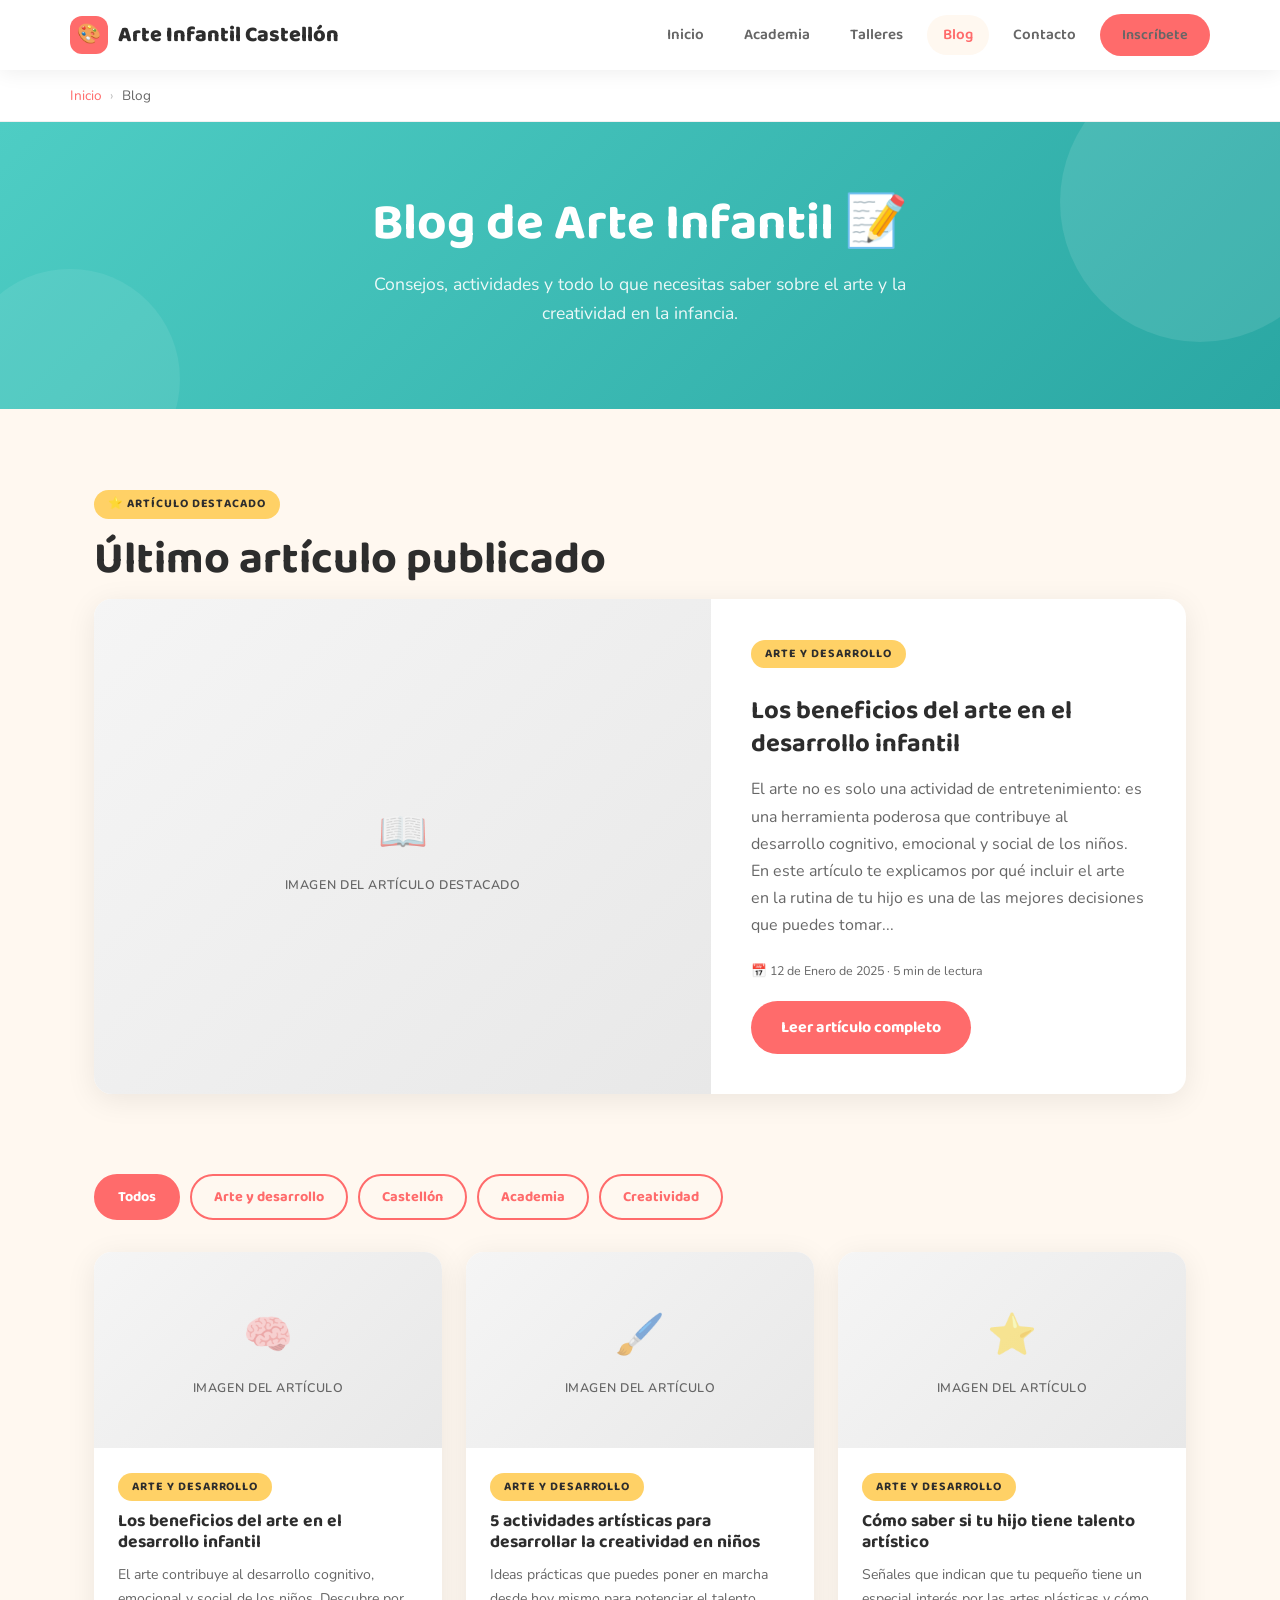
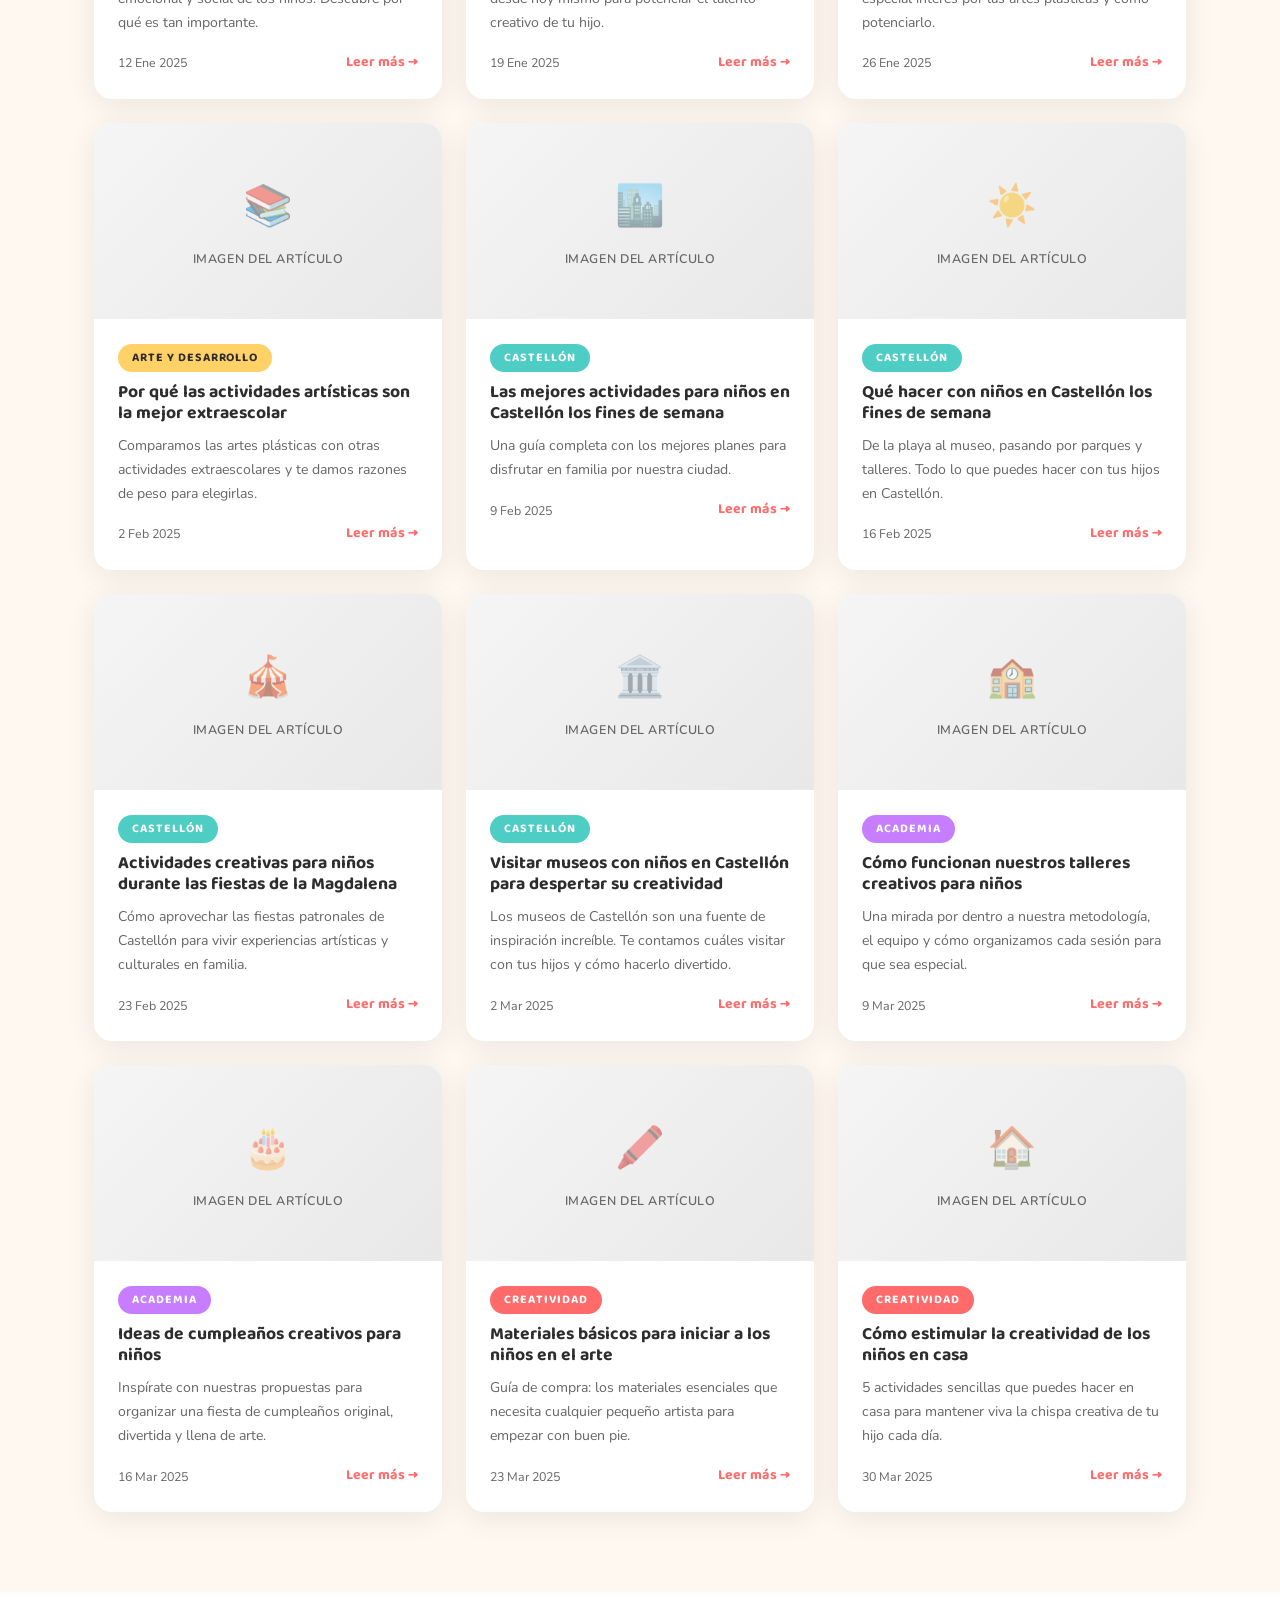
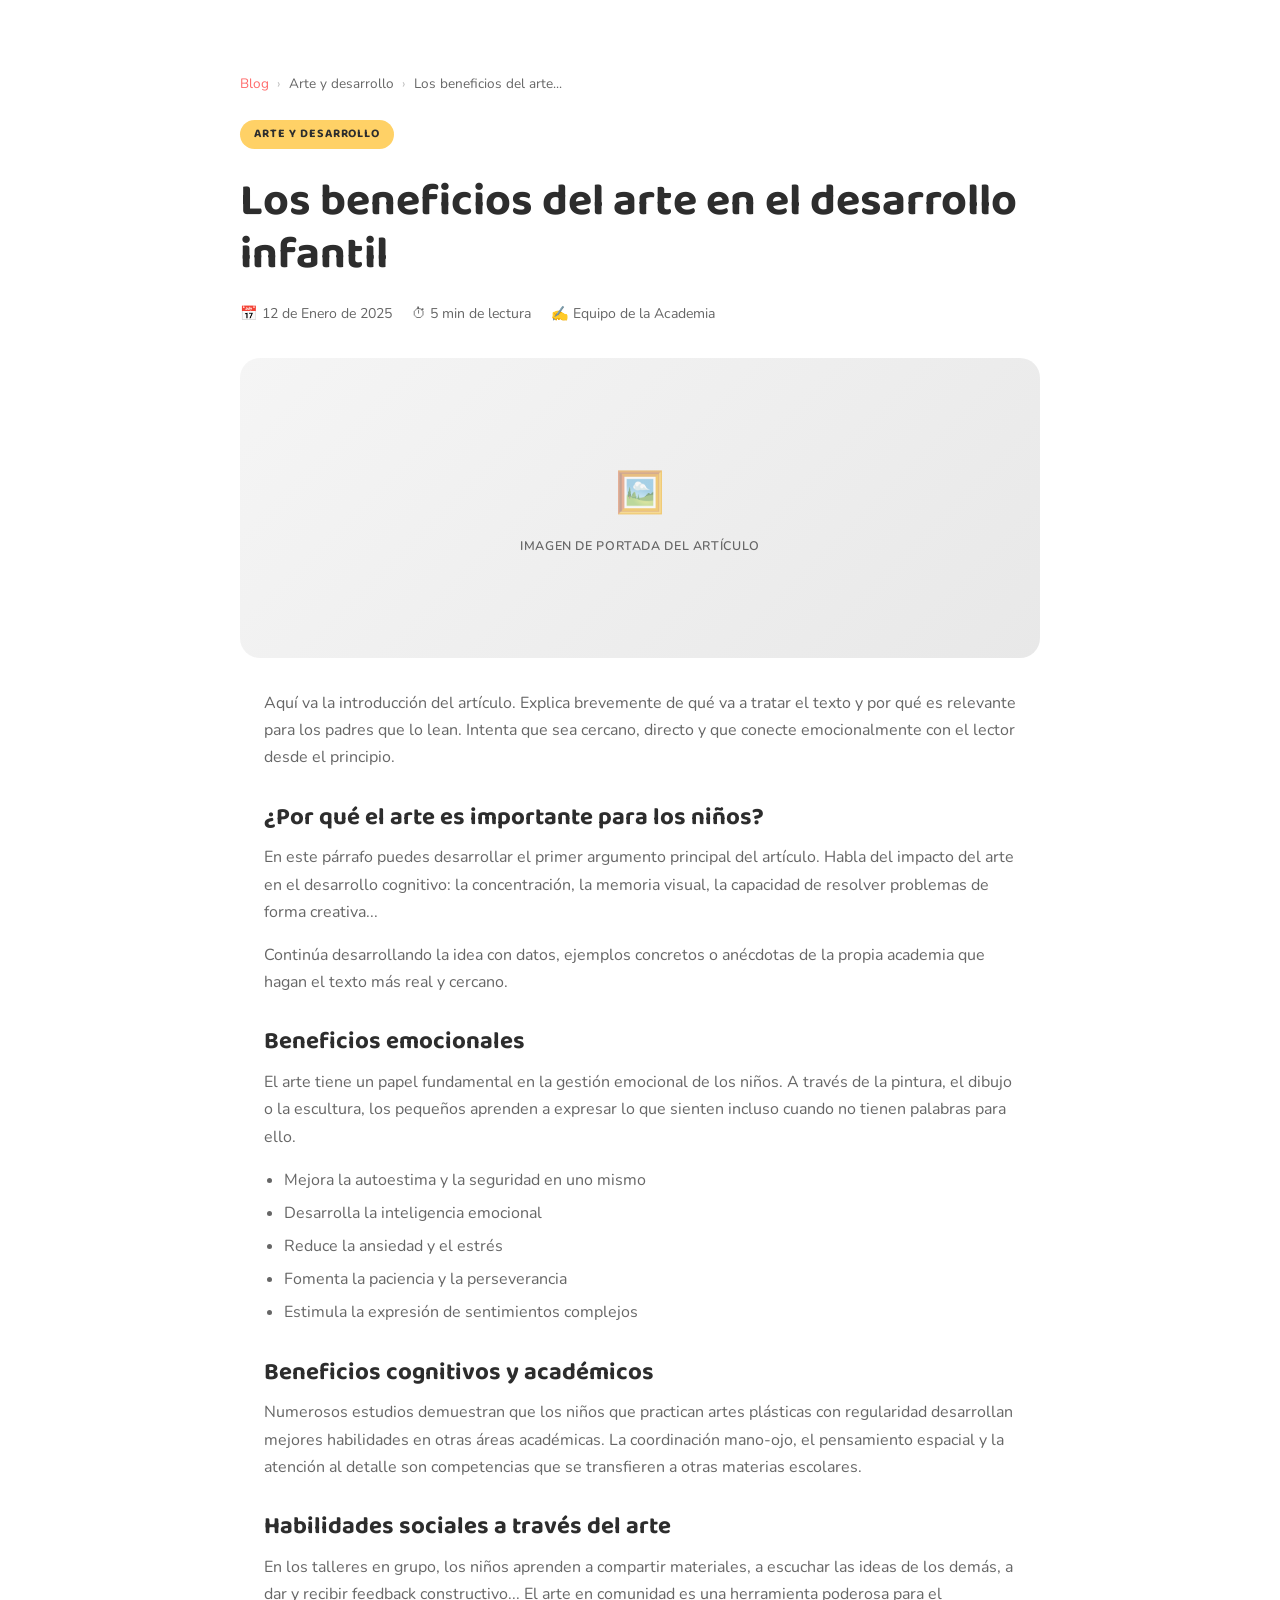
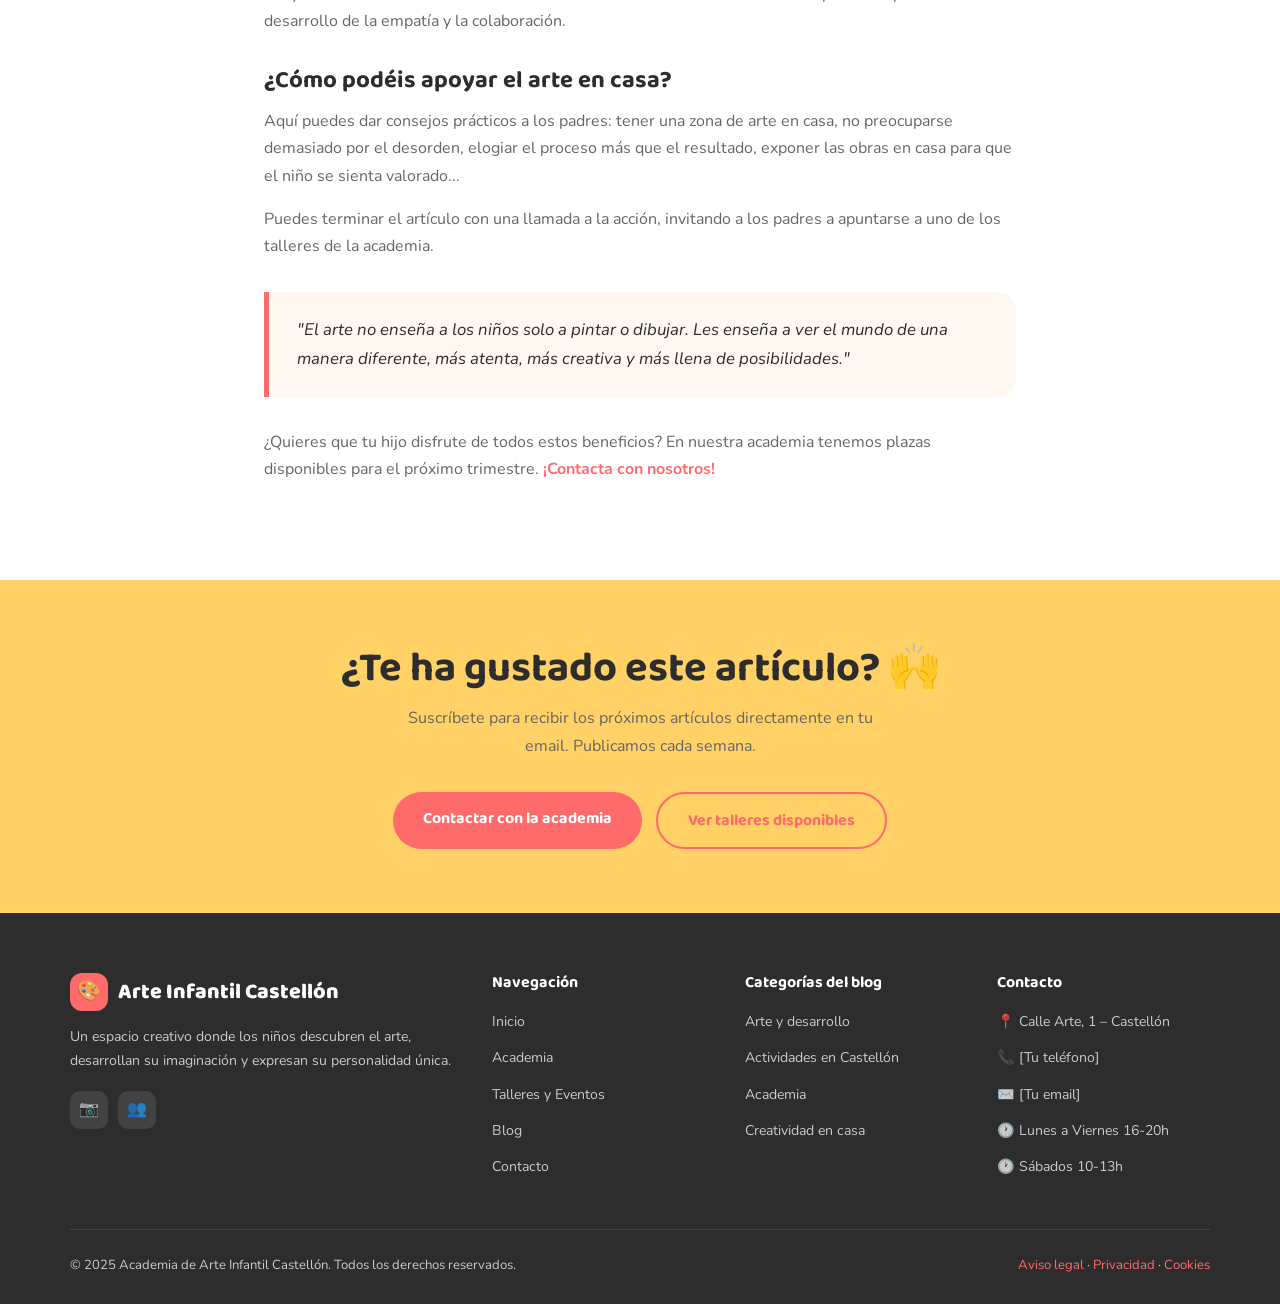
<file: blog.html>
<!DOCTYPE html>
<html lang="es">
<head>
  <meta charset="UTF-8" />
  <meta name="viewport" content="width=device-width, initial-scale=1.0" />
  <title>Blog – Arte Infantil Castellón</title>
  <meta name="description" content="Artículos sobre arte infantil, creatividad, actividades para niños en Castellón y consejos para padres." />
  <link rel="stylesheet" href="styles.css" />
</head>
<body>

  <!-- ── NAVBAR ── -->
  <nav class="navbar">
    <div class="nav-inner">
      <a href="index.html" class="nav-logo">
        <div class="logo-icon">🎨</div>
        <span>Arte Infantil Castellón</span>
      </a>
      <ul class="nav-links" id="navLinks">
        <li><a href="index.html">Inicio</a></li>
        <li><a href="academia.html">Academia</a></li>
        <li><a href="talleres.html">Talleres</a></li>
        <li><a href="blog.html" class="active">Blog</a></li>
        <li><a href="contacto.html">Contacto</a></li>
        <li><a href="contacto.html" class="btn btn-primary">Inscríbete</a></li>
      </ul>
      <button class="nav-toggle" id="navToggle" aria-label="Abrir menú">
        <span></span><span></span><span></span>
      </button>
    </div>
  </nav>

  <!-- ── BREADCRUMBS ── -->
  <div class="breadcrumbs">
    <div class="breadcrumbs-inner">
      <a href="index.html">Inicio</a>
      <span class="sep">›</span>
      <span>Blog</span>
    </div>
  </div>

  <!-- ── PAGE HERO ── -->
  <section class="page-hero" style="background:linear-gradient(135deg,var(--sky) 0%, #2aa7a3 100%);">
    <h1>Blog de Arte Infantil 📝</h1>
    <p>Consejos, actividades y todo lo que necesitas saber sobre el arte y la creatividad en la infancia.</p>
  </section>

  <!-- ── ARTÍCULO DESTACADO ── -->
  <section class="section">
    <div class="container">
      <span class="tag">⭐ Artículo destacado</span>
      <h2 class="section-title">Último artículo publicado</h2>

      <div style="background:var(--white);border-radius:var(--radius);overflow:hidden;box-shadow:var(--shadow);display:grid;grid-template-columns:1.3fr 1fr;align-items:stretch;">
        <div style="min-height:320px;">
          <div class="img-placeholder" style="min-height:100%;height:100%;"><span class="ph-icon">📖</span><p>Imagen del artículo destacado</p></div>
        </div>
        <div style="padding:40px;">
          <span class="tag">Arte y desarrollo</span>
          <h3 style="font-size:1.6rem;margin:12px 0 16px;line-height:1.3;">Los beneficios del arte en el desarrollo infantil</h3>
          <p style="color:var(--mid);margin-bottom:20px;">El arte no es solo una actividad de entretenimiento: es una herramienta poderosa que contribuye al desarrollo cognitivo, emocional y social de los niños. En este artículo te explicamos por qué incluir el arte en la rutina de tu hijo es una de las mejores decisiones que puedes tomar...</p>
          <span class="blog-date" style="display:block;margin-bottom:20px;">📅 12 de Enero de 2025 · 5 min de lectura</span>
          <a href="#articulo-completo" class="btn btn-primary">Leer artículo completo</a>
        </div>
      </div>
    </div>
  </section>

  <!-- ── LISTADO DE ARTÍCULOS ── -->
  <section class="section" style="padding-top:0;">
    <div class="container">

      <!-- Filtros por categoría -->
      <div class="tabs" style="margin-bottom:32px;">
        <button class="tab-btn active" onclick="filterBlog(event,'todos')">Todos</button>
        <button class="tab-btn" onclick="filterBlog(event,'arte')">Arte y desarrollo</button>
        <button class="tab-btn" onclick="filterBlog(event,'castellon')">Castellón</button>
        <button class="tab-btn" onclick="filterBlog(event,'marca')">Academia</button>
        <button class="tab-btn" onclick="filterBlog(event,'creatividad')">Creatividad</button>
      </div>

      <div class="cards-grid cards-grid-3" id="blogGrid">

        <article class="blog-card" data-cat="arte">
          <div class="blog-card-img">
            <div class="img-placeholder"><span class="ph-icon">🧠</span><p>Imagen del artículo</p></div>
          </div>
          <div class="blog-card-body">
            <span class="tag">Arte y desarrollo</span>
            <h3>Los beneficios del arte en el desarrollo infantil</h3>
            <p>El arte contribuye al desarrollo cognitivo, emocional y social de los niños. Descubre por qué es tan importante.</p>
            <div style="display:flex;justify-content:space-between;align-items:center;">
              <span class="blog-date">12 Ene 2025</span>
              <a href="#articulo-completo" class="read-more">Leer más →</a>
            </div>
          </div>
        </article>

        <article class="blog-card" data-cat="arte">
          <div class="blog-card-img">
            <div class="img-placeholder"><span class="ph-icon">🖌️</span><p>Imagen del artículo</p></div>
          </div>
          <div class="blog-card-body">
            <span class="tag">Arte y desarrollo</span>
            <h3>5 actividades artísticas para desarrollar la creatividad en niños</h3>
            <p>Ideas prácticas que puedes poner en marcha desde hoy mismo para potenciar el talento creativo de tu hijo.</p>
            <div style="display:flex;justify-content:space-between;align-items:center;">
              <span class="blog-date">19 Ene 2025</span>
              <a href="#" class="read-more">Leer más →</a>
            </div>
          </div>
        </article>

        <article class="blog-card" data-cat="arte">
          <div class="blog-card-img">
            <div class="img-placeholder"><span class="ph-icon">⭐</span><p>Imagen del artículo</p></div>
          </div>
          <div class="blog-card-body">
            <span class="tag">Arte y desarrollo</span>
            <h3>Cómo saber si tu hijo tiene talento artístico</h3>
            <p>Señales que indican que tu pequeño tiene un especial interés por las artes plásticas y cómo potenciarlo.</p>
            <div style="display:flex;justify-content:space-between;align-items:center;">
              <span class="blog-date">26 Ene 2025</span>
              <a href="#" class="read-more">Leer más →</a>
            </div>
          </div>
        </article>

        <article class="blog-card" data-cat="arte">
          <div class="blog-card-img">
            <div class="img-placeholder"><span class="ph-icon">📚</span><p>Imagen del artículo</p></div>
          </div>
          <div class="blog-card-body">
            <span class="tag">Arte y desarrollo</span>
            <h3>Por qué las actividades artísticas son la mejor extraescolar</h3>
            <p>Comparamos las artes plásticas con otras actividades extraescolares y te damos razones de peso para elegirlas.</p>
            <div style="display:flex;justify-content:space-between;align-items:center;">
              <span class="blog-date">2 Feb 2025</span>
              <a href="#" class="read-more">Leer más →</a>
            </div>
          </div>
        </article>

        <article class="blog-card" data-cat="castellon">
          <div class="blog-card-img">
            <div class="img-placeholder"><span class="ph-icon">🏙️</span><p>Imagen del artículo</p></div>
          </div>
          <div class="blog-card-body">
            <span class="tag" style="background:var(--sky);color:white;">Castellón</span>
            <h3>Las mejores actividades para niños en Castellón los fines de semana</h3>
            <p>Una guía completa con los mejores planes para disfrutar en familia por nuestra ciudad.</p>
            <div style="display:flex;justify-content:space-between;align-items:center;">
              <span class="blog-date">9 Feb 2025</span>
              <a href="#" class="read-more">Leer más →</a>
            </div>
          </div>
        </article>

        <article class="blog-card" data-cat="castellon">
          <div class="blog-card-img">
            <div class="img-placeholder"><span class="ph-icon">☀️</span><p>Imagen del artículo</p></div>
          </div>
          <div class="blog-card-body">
            <span class="tag" style="background:var(--sky);color:white;">Castellón</span>
            <h3>Qué hacer con niños en Castellón los fines de semana</h3>
            <p>De la playa al museo, pasando por parques y talleres. Todo lo que puedes hacer con tus hijos en Castellón.</p>
            <div style="display:flex;justify-content:space-between;align-items:center;">
              <span class="blog-date">16 Feb 2025</span>
              <a href="#" class="read-more">Leer más →</a>
            </div>
          </div>
        </article>

        <article class="blog-card" data-cat="castellon">
          <div class="blog-card-img">
            <div class="img-placeholder"><span class="ph-icon">🎪</span><p>Imagen del artículo</p></div>
          </div>
          <div class="blog-card-body">
            <span class="tag" style="background:var(--sky);color:white;">Castellón</span>
            <h3>Actividades creativas para niños durante las fiestas de la Magdalena</h3>
            <p>Cómo aprovechar las fiestas patronales de Castellón para vivir experiencias artísticas y culturales en familia.</p>
            <div style="display:flex;justify-content:space-between;align-items:center;">
              <span class="blog-date">23 Feb 2025</span>
              <a href="#" class="read-more">Leer más →</a>
            </div>
          </div>
        </article>

        <article class="blog-card" data-cat="castellon">
          <div class="blog-card-img">
            <div class="img-placeholder"><span class="ph-icon">🏛️</span><p>Imagen del artículo</p></div>
          </div>
          <div class="blog-card-body">
            <span class="tag" style="background:var(--sky);color:white;">Castellón</span>
            <h3>Visitar museos con niños en Castellón para despertar su creatividad</h3>
            <p>Los museos de Castellón son una fuente de inspiración increíble. Te contamos cuáles visitar con tus hijos y cómo hacerlo divertido.</p>
            <div style="display:flex;justify-content:space-between;align-items:center;">
              <span class="blog-date">2 Mar 2025</span>
              <a href="#" class="read-more">Leer más →</a>
            </div>
          </div>
        </article>

        <article class="blog-card" data-cat="marca">
          <div class="blog-card-img">
            <div class="img-placeholder"><span class="ph-icon">🏫</span><p>Imagen del artículo</p></div>
          </div>
          <div class="blog-card-body">
            <span class="tag" style="background:var(--lavender);color:white;">Academia</span>
            <h3>Cómo funcionan nuestros talleres creativos para niños</h3>
            <p>Una mirada por dentro a nuestra metodología, el equipo y cómo organizamos cada sesión para que sea especial.</p>
            <div style="display:flex;justify-content:space-between;align-items:center;">
              <span class="blog-date">9 Mar 2025</span>
              <a href="#" class="read-more">Leer más →</a>
            </div>
          </div>
        </article>

        <article class="blog-card" data-cat="marca">
          <div class="blog-card-img">
            <div class="img-placeholder"><span class="ph-icon">🎂</span><p>Imagen del artículo</p></div>
          </div>
          <div class="blog-card-body">
            <span class="tag" style="background:var(--lavender);color:white;">Academia</span>
            <h3>Ideas de cumpleaños creativos para niños</h3>
            <p>Inspírate con nuestras propuestas para organizar una fiesta de cumpleaños original, divertida y llena de arte.</p>
            <div style="display:flex;justify-content:space-between;align-items:center;">
              <span class="blog-date">16 Mar 2025</span>
              <a href="#" class="read-more">Leer más →</a>
            </div>
          </div>
        </article>

        <article class="blog-card" data-cat="creatividad">
          <div class="blog-card-img">
            <div class="img-placeholder"><span class="ph-icon">🖍️</span><p>Imagen del artículo</p></div>
          </div>
          <div class="blog-card-body">
            <span class="tag" style="background:var(--coral);color:white;">Creatividad</span>
            <h3>Materiales básicos para iniciar a los niños en el arte</h3>
            <p>Guía de compra: los materiales esenciales que necesita cualquier pequeño artista para empezar con buen pie.</p>
            <div style="display:flex;justify-content:space-between;align-items:center;">
              <span class="blog-date">23 Mar 2025</span>
              <a href="#" class="read-more">Leer más →</a>
            </div>
          </div>
        </article>

        <article class="blog-card" data-cat="creatividad">
          <div class="blog-card-img">
            <div class="img-placeholder"><span class="ph-icon">🏠</span><p>Imagen del artículo</p></div>
          </div>
          <div class="blog-card-body">
            <span class="tag" style="background:var(--coral);color:white;">Creatividad</span>
            <h3>Cómo estimular la creatividad de los niños en casa</h3>
            <p>5 actividades sencillas que puedes hacer en casa para mantener viva la chispa creativa de tu hijo cada día.</p>
            <div style="display:flex;justify-content:space-between;align-items:center;">
              <span class="blog-date">30 Mar 2025</span>
              <a href="#" class="read-more">Leer más →</a>
            </div>
          </div>
        </article>

      </div>
    </div>
  </section>

  <!-- ── ARTÍCULO COMPLETO (ejemplo) ── -->
  <section class="section" style="background:var(--white);" id="articulo-completo">
    <div class="container">
      <div class="blog-hero-inner">
        <div class="breadcrumbs-inner" style="padding:0;margin-bottom:24px;background:transparent;border:none;">
          <a href="#" style="color:var(--coral);">Blog</a>
          <span class="sep">›</span>
          <span>Arte y desarrollo</span>
          <span class="sep">›</span>
          <span>Los beneficios del arte...</span>
        </div>
        <span class="tag">Arte y desarrollo</span>
        <h1 style="font-size:clamp(1.8rem,4vw,2.8rem);margin:12px 0 20px;">Los beneficios del arte en el desarrollo infantil</h1>
        <div style="display:flex;gap:20px;align-items:center;flex-wrap:wrap;color:var(--mid);font-size:0.88rem;margin-bottom:32px;">
          <span>📅 12 de Enero de 2025</span>
          <span>⏱ 5 min de lectura</span>
          <span>✍️ Equipo de la Academia</span>
        </div>
        <div class="blog-cover">
          <div class="img-placeholder" style="min-height:100%;"><span class="ph-icon">🖼️</span><p>Imagen de portada del artículo</p></div>
        </div>
      </div>
      <div class="blog-content">
        <p>Aquí va la introducción del artículo. Explica brevemente de qué va a tratar el texto y por qué es relevante para los padres que lo lean. Intenta que sea cercano, directo y que conecte emocionalmente con el lector desde el principio.</p>

        <h2>¿Por qué el arte es importante para los niños?</h2>
        <p>En este párrafo puedes desarrollar el primer argumento principal del artículo. Habla del impacto del arte en el desarrollo cognitivo: la concentración, la memoria visual, la capacidad de resolver problemas de forma creativa...</p>
        <p>Continúa desarrollando la idea con datos, ejemplos concretos o anécdotas de la propia academia que hagan el texto más real y cercano.</p>

        <h2>Beneficios emocionales</h2>
        <p>El arte tiene un papel fundamental en la gestión emocional de los niños. A través de la pintura, el dibujo o la escultura, los pequeños aprenden a expresar lo que sienten incluso cuando no tienen palabras para ello.</p>
        <ul>
          <li>Mejora la autoestima y la seguridad en uno mismo</li>
          <li>Desarrolla la inteligencia emocional</li>
          <li>Reduce la ansiedad y el estrés</li>
          <li>Fomenta la paciencia y la perseverancia</li>
          <li>Estimula la expresión de sentimientos complejos</li>
        </ul>

        <h2>Beneficios cognitivos y académicos</h2>
        <p>Numerosos estudios demuestran que los niños que practican artes plásticas con regularidad desarrollan mejores habilidades en otras áreas académicas. La coordinación mano-ojo, el pensamiento espacial y la atención al detalle son competencias que se transfieren a otras materias escolares.</p>

        <h2>Habilidades sociales a través del arte</h2>
        <p>En los talleres en grupo, los niños aprenden a compartir materiales, a escuchar las ideas de los demás, a dar y recibir feedback constructivo... El arte en comunidad es una herramienta poderosa para el desarrollo de la empatía y la colaboración.</p>

        <h2>¿Cómo podéis apoyar el arte en casa?</h2>
        <p>Aquí puedes dar consejos prácticos a los padres: tener una zona de arte en casa, no preocuparse demasiado por el desorden, elogiar el proceso más que el resultado, exponer las obras en casa para que el niño se sienta valorado...</p>
        <p>Puedes terminar el artículo con una llamada a la acción, invitando a los padres a apuntarse a uno de los talleres de la academia.</p>

        <div style="background:var(--sand);border-left:5px solid var(--coral);padding:24px 28px;border-radius:0 var(--radius) var(--radius) 0;margin:32px 0;">
          <p style="font-style:italic;color:var(--dark);margin:0;font-size:1.05rem;">"El arte no enseña a los niños solo a pintar o dibujar. Les enseña a ver el mundo de una manera diferente, más atenta, más creativa y más llena de posibilidades."</p>
        </div>

        <p style="margin-top:24px;">¿Quieres que tu hijo disfrute de todos estos beneficios? En nuestra academia tenemos plazas disponibles para el próximo trimestre. <a href="contacto.html" style="color:var(--coral);font-weight:700;">¡Contacta con nosotros!</a></p>
      </div>
    </div>
  </section>

  <!-- ── CTA BAND ── -->
  <section class="cta-band">
    <div class="container">
      <h2>¿Te ha gustado este artículo? 🙌</h2>
      <p>Suscríbete para recibir los próximos artículos directamente en tu email. Publicamos cada semana.</p>
      <div class="btn-group">
        <a href="contacto.html" class="btn btn-primary">Contactar con la academia</a>
        <a href="talleres.html" class="btn btn-outline">Ver talleres disponibles</a>
      </div>
    </div>
  </section>

  <!-- ── FOOTER ── -->
  <footer>
    <div class="footer-grid">
      <div class="footer-brand">
        <a href="index.html" class="nav-logo">
          <div class="logo-icon">🎨</div>
          <span>Arte Infantil Castellón</span>
        </a>
        <p>Un espacio creativo donde los niños descubren el arte, desarrollan su imaginación y expresan su personalidad única.</p>
        <div class="social-row">
          <a href="#" class="social-btn" aria-label="Instagram">📷</a>
          <a href="#" class="social-btn" aria-label="Facebook">👥</a>
        </div>
      </div>
      <div>
        <h5>Navegación</h5>
        <ul>
          <li><a href="index.html">Inicio</a></li>
          <li><a href="academia.html">Academia</a></li>
          <li><a href="talleres.html">Talleres y Eventos</a></li>
          <li><a href="blog.html">Blog</a></li>
          <li><a href="contacto.html">Contacto</a></li>
        </ul>
      </div>
      <div>
        <h5>Categorías del blog</h5>
        <ul>
          <li><a href="#">Arte y desarrollo</a></li>
          <li><a href="#">Actividades en Castellón</a></li>
          <li><a href="#">Academia</a></li>
          <li><a href="#">Creatividad en casa</a></li>
        </ul>
      </div>
      <div>
        <h5>Contacto</h5>
        <ul>
          <li><a href="#">📍 Calle Arte, 1 – Castellón</a></li>
          <li><a href="#">📞 [Tu teléfono]</a></li>
          <li><a href="#">✉️ [Tu email]</a></li>
          <li><a href="#">🕐 Lunes a Viernes 16-20h</a></li>
          <li><a href="#">🕐 Sábados 10-13h</a></li>
        </ul>
      </div>
    </div>
    <div class="footer-bottom">
      <span>© 2025 Academia de Arte Infantil Castellón. Todos los derechos reservados.</span>
      <span>
        <a href="#">Aviso legal</a> ·
        <a href="#">Privacidad</a> ·
        <a href="#">Cookies</a>
      </span>
    </div>
  </footer>

  <!-- ── SCROLL TO TOP ── -->
  <button id="scrollTop" aria-label="Volver arriba">↑</button>

  <script>
    document.getElementById('navToggle').addEventListener('click', function() {
      document.getElementById('navLinks').classList.toggle('open');
    });
    const scrollBtn = document.getElementById('scrollTop');
    window.addEventListener('scroll', () => scrollBtn.classList.toggle('visible', window.scrollY > 400));
    scrollBtn.addEventListener('click', () => window.scrollTo({ top: 0, behavior: 'smooth' }));

    function filterBlog(e, cat) {
      document.querySelectorAll('.tab-btn').forEach(b => b.classList.remove('active'));
      e.currentTarget.classList.add('active');
      document.querySelectorAll('#blogGrid .blog-card').forEach(card => {
        if (cat === 'todos' || card.dataset.cat === cat) {
          card.style.display = '';
        } else {
          card.style.display = 'none';
        }
      });
    }
  </script>
</body>
</html>
</file>
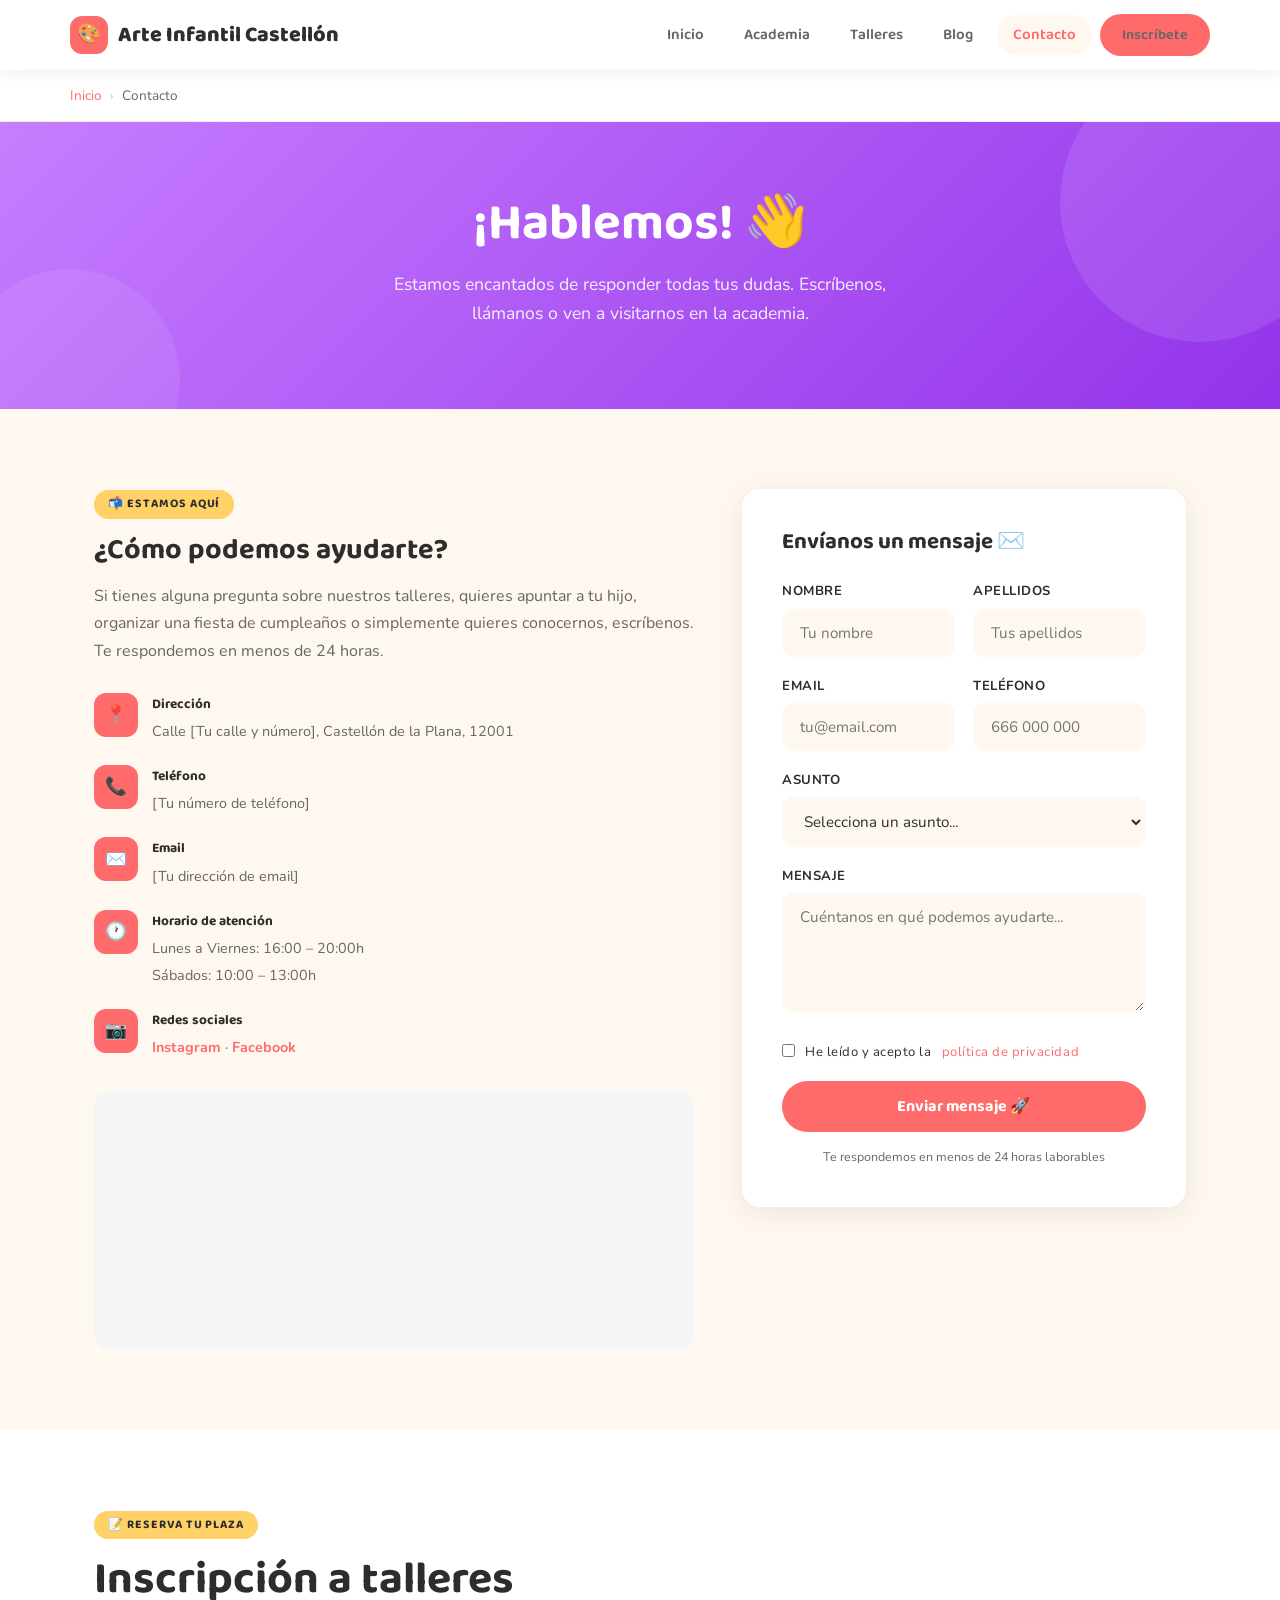
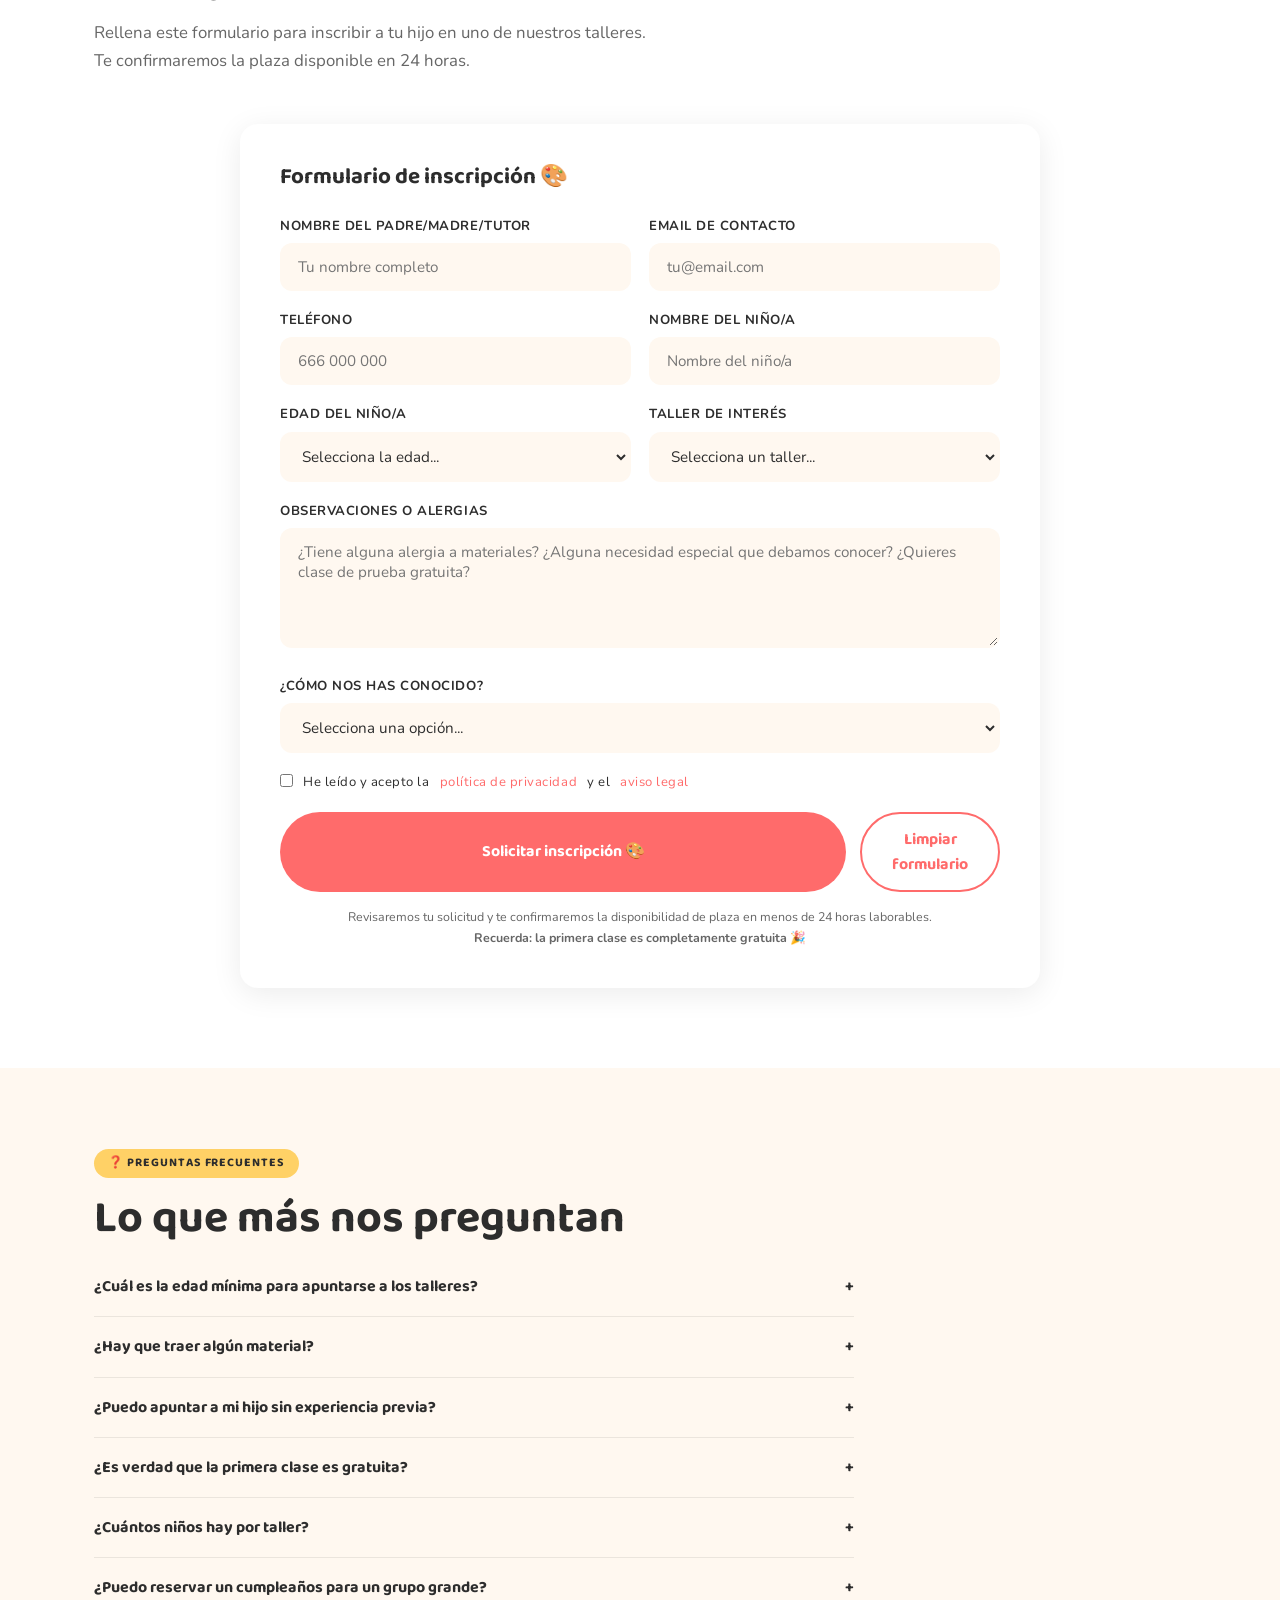
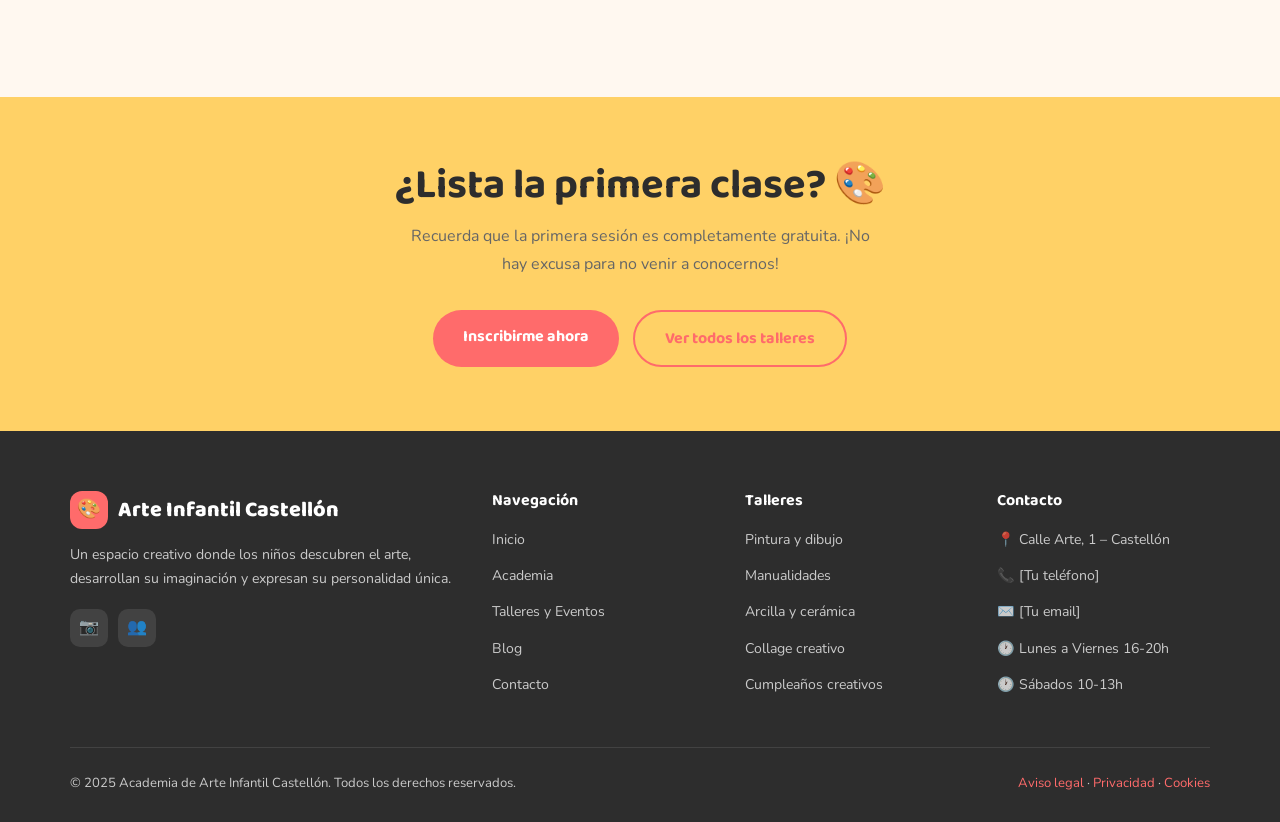
<file: contacto.html>
<!DOCTYPE html>
<html lang="es">
<head>
  <meta charset="UTF-8" />
  <meta name="viewport" content="width=device-width, initial-scale=1.0" />
  <title>Contacto – Arte Infantil Castellón</title>
  <meta name="description" content="Contacta con la Academia de Arte Infantil en Castellón. Inscribete en talleres, consulta precios y reserva tu plaza." />
  <link rel="stylesheet" href="styles.css" />
</head>
<body>

  <!-- ── NAVBAR ── -->
  <nav class="navbar">
    <div class="nav-inner">
      <a href="index.html" class="nav-logo">
        <div class="logo-icon">🎨</div>
        <span>Arte Infantil Castellón</span>
      </a>
      <ul class="nav-links" id="navLinks">
        <li><a href="index.html">Inicio</a></li>
        <li><a href="academia.html">Academia</a></li>
        <li><a href="talleres.html">Talleres</a></li>
        <li><a href="blog.html">Blog</a></li>
        <li><a href="contacto.html" class="active">Contacto</a></li>
        <li><a href="contacto.html" class="btn btn-primary">Inscríbete</a></li>
      </ul>
      <button class="nav-toggle" id="navToggle" aria-label="Abrir menú">
        <span></span><span></span><span></span>
      </button>
    </div>
  </nav>

  <!-- ── BREADCRUMBS ── -->
  <div class="breadcrumbs">
    <div class="breadcrumbs-inner">
      <a href="index.html">Inicio</a>
      <span class="sep">›</span>
      <span>Contacto</span>
    </div>
  </div>

  <!-- ── PAGE HERO ── -->
  <section class="page-hero" style="background:linear-gradient(135deg,var(--lavender) 0%, #9333ea 100%);">
    <h1>¡Hablemos! 👋</h1>
    <p>Estamos encantados de responder todas tus dudas. Escríbenos, llámanos o ven a visitarnos en la academia.</p>
  </section>

  <!-- ── INFORMACIÓN + FORMULARIO CONTACTO ── -->
  <section class="section">
    <div class="container">
      <div class="contact-grid">

        <!-- Columna izquierda: info -->
        <div class="contact-info">
          <span class="tag">📬 Estamos aquí</span>
          <h2>¿Cómo podemos ayudarte?</h2>
          <p>Si tienes alguna pregunta sobre nuestros talleres, quieres apuntar a tu hijo, organizar una fiesta de cumpleaños o simplemente quieres conocernos, escríbenos. Te respondemos en menos de 24 horas.</p>

          <div class="contact-item">
            <div class="contact-icon">📍</div>
            <div>
              <strong>Dirección</strong>
              <span>Calle [Tu calle y número], Castellón de la Plana, 12001</span>
            </div>
          </div>

          <div class="contact-item">
            <div class="contact-icon">📞</div>
            <div>
              <strong>Teléfono</strong>
              <span>[Tu número de teléfono]</span>
            </div>
          </div>

          <div class="contact-item">
            <div class="contact-icon">✉️</div>
            <div>
              <strong>Email</strong>
              <span>[Tu dirección de email]</span>
            </div>
          </div>

          <div class="contact-item">
            <div class="contact-icon">🕐</div>
            <div>
              <strong>Horario de atención</strong>
              <span>Lunes a Viernes: 16:00 – 20:00h<br>Sábados: 10:00 – 13:00h</span>
            </div>
          </div>

          <div class="contact-item">
            <div class="contact-icon">📷</div>
            <div>
              <strong>Redes sociales</strong>
              <span>
                <a href="#" style="color:var(--coral);font-weight:700;">Instagram</a> ·
                <a href="#" style="color:var(--coral);font-weight:700;">Facebook</a>
              </span>
            </div>
          </div>

          <!-- Mapa -->
          <div class="map-placeholder">
            
              <iframe
                src="https://www.google.com/maps/embed?pb=!1m18!1m12!1m3!1d764.1625567611081!2d-0.06400863034196949!3d39.993921225656806!2m3!1f0!2f0!3f0!3m2!1i1024!2i768!4f13.1!3m3!1m2!1s0xd5ffe10530d2ea7%3A0xaf817ea7942d3ac0!2sAv.%20Vicente%20Sos%20Baynat%2C%2011%2C%2012006%20Castell%C3%B3n%20de%20la%20Plana%2C%20Castell%C3%B3n!5e0!3m2!1ses!2ses!4v1773774161472!5m2!1ses!2ses" width="600" height="450" style="border:0;" allowfullscreen="" loading="lazy" referrerpolicy="no-referrer-when-downgrade">
                width="100%" height="260" style="border:0;border-radius:var(--radius);"
                allowfullscreen loading="lazy">
              </iframe>
            <!--
            <span class="ph-icon">🗺️</span>
            <p>Aquí irá el mapa de Google Maps</p>
            <p style="font-size:0.75rem;opacity:0.6;">Sustituye este bloque por el iframe de Google Maps</p>-->
          </div>
        </div>

        <!-- Columna derecha: formulario -->
        <div class="form-card">
          <h3>Envíanos un mensaje ✉️</h3>

          <!-- NOTA: Los formularios HTML sin backend solo muestran los campos.
               Para enviar emails necesitarás conectar un servicio como Formspree,
               EmailJS o un backend propio. Añade action="https://formspree.io/f/TUCODIGO"
               al form cuando tengas el servicio configurado. -->
          <form>
            <div class="form-row">
              <div class="form-group">
                <label for="nombre">Nombre</label>
                <input type="text" id="nombre" name="nombre" placeholder="Tu nombre" required />
              </div>
              <div class="form-group">
                <label for="apellidos">Apellidos</label>
                <input type="text" id="apellidos" name="apellidos" placeholder="Tus apellidos" />
              </div>
            </div>
            <div class="form-row">
              <div class="form-group">
                <label for="email">Email</label>
                <input type="email" id="email" name="email" placeholder="tu@email.com" required />
              </div>
              <div class="form-group">
                <label for="telefono">Teléfono</label>
                <input type="tel" id="telefono" name="telefono" placeholder="666 000 000" />
              </div>
            </div>
            <div class="form-group">
              <label for="asunto">Asunto</label>
              <select id="asunto" name="asunto">
                <option value="">Selecciona un asunto...</option>
                <option value="info">Información general</option>
                <option value="inscripcion">Inscripción a taller</option>
                <option value="cumpleanos">Cumpleaños creativo</option>
                <option value="visita">Visita a la academia</option>
                <option value="otro">Otro</option>
              </select>
            </div>
            <div class="form-group">
              <label for="mensaje">Mensaje</label>
              <textarea id="mensaje" name="mensaje" placeholder="Cuéntanos en qué podemos ayudarte..." rows="4"></textarea>
            </div>
            <div class="form-group">
              <label style="display:flex;align-items:flex-start;gap:10px;text-transform:none;font-size:0.82rem;font-weight:400;cursor:pointer;">
                <input type="checkbox" required style="margin-top:3px;flex-shrink:0;width:auto;" />
                He leído y acepto la <a href="#" style="color:var(--coral);">política de privacidad</a>
              </label>
            </div>
            <button type="submit" class="btn btn-primary" style="width:100%;">Enviar mensaje 🚀</button>
            <p class="form-note" style="text-align:center;margin-top:14px;">Te respondemos en menos de 24 horas laborables</p>
          </form>
        </div>

      </div>
    </div>
  </section>

  <!-- ── FORMULARIO INSCRIPCIÓN ── -->
  <section class="section" style="background:var(--white);" id="inscripcion">
    <div class="container">
      <span class="tag">📝 Reserva tu plaza</span>
      <h2 class="section-title">Inscripción a talleres</h2>
      <p class="section-subtitle">Rellena este formulario para inscribir a tu hijo en uno de nuestros talleres. Te confirmaremos la plaza disponible en 24 horas.</p>

      <div class="form-card" style="max-width:800px;margin:0 auto;">
        <h3>Formulario de inscripción 🎨</h3>
        <form>
          <div class="form-row">
            <div class="form-group">
              <label for="nombre_padre">Nombre del padre/madre/tutor</label>
              <input type="text" id="nombre_padre" name="nombre_padre" placeholder="Tu nombre completo" required />
            </div>
            <div class="form-group">
              <label for="email_padre">Email de contacto</label>
              <input type="email" id="email_padre" name="email_padre" placeholder="tu@email.com" required />
            </div>
          </div>
          <div class="form-row">
            <div class="form-group">
              <label for="telefono_padre">Teléfono</label>
              <input type="tel" id="telefono_padre" name="telefono_padre" placeholder="666 000 000" required />
            </div>
            <div class="form-group">
              <label for="nombre_nino">Nombre del niño/a</label>
              <input type="text" id="nombre_nino" name="nombre_nino" placeholder="Nombre del niño/a" required />
            </div>
          </div>
          <div class="form-row">
            <div class="form-group">
              <label for="edad">Edad del niño/a</label>
              <select id="edad" name="edad" required>
                <option value="">Selecciona la edad...</option>
                <option value="4">4 años</option>
                <option value="5">5 años</option>
                <option value="6">6 años</option>
                <option value="7">7 años</option>
                <option value="8">8 años</option>
                <option value="9">9 años</option>
                <option value="10">10 años</option>
                <option value="11">11 años</option>
                <option value="12">12 años</option>
              </select>
            </div>
            <div class="form-group">
              <label for="taller">Taller de interés</label>
              <select id="taller" name="taller" required>
                <option value="">Selecciona un taller...</option>
                <option value="acuarela">Pintura con acuarelas – Sábados 10:00h</option>
                <option value="collage">Collage y creatividad – Miércoles 17:00h</option>
                <option value="arcilla">Modelado con arcilla – Jueves 17:30h</option>
                <option value="dibujo">Dibujo e ilustración – Martes 17:00h</option>
                <option value="acrilico">Pintura acrílica – Viernes 17:00h</option>
                <option value="manos">Arte con las manos – Lunes 17:00h</option>
                <option value="finde">Taller de sábado mañana</option>
                <option value="cumpleanos">Cumpleaños creativo</option>
              </select>
            </div>
          </div>
          <div class="form-group">
            <label for="observaciones">Observaciones o alergias</label>
            <textarea id="observaciones" name="observaciones" placeholder="¿Tiene alguna alergia a materiales? ¿Alguna necesidad especial que debamos conocer? ¿Quieres clase de prueba gratuita?" rows="3"></textarea>
          </div>
          <div class="form-group">
            <label for="como">¿Cómo nos has conocido?</label>
            <select id="como" name="como">
              <option value="">Selecciona una opción...</option>
              <option value="instagram">Instagram</option>
              <option value="facebook">Facebook</option>
              <option value="google">Google</option>
              <option value="recomendacion">Recomendación de un amigo/a</option>
              <option value="colegio">A través de un colegio</option>
              <option value="otro">Otro</option>
            </select>
          </div>
          <div class="form-group">
            <label style="display:flex;align-items:flex-start;gap:10px;text-transform:none;font-size:0.82rem;font-weight:400;cursor:pointer;">
              <input type="checkbox" required style="margin-top:3px;flex-shrink:0;width:auto;" />
              He leído y acepto la <a href="#" style="color:var(--coral);">política de privacidad</a> y el <a href="#" style="color:var(--coral);">aviso legal</a>
            </label>
          </div>
          <div style="display:flex;gap:14px;flex-wrap:wrap;">
            <button type="submit" class="btn btn-primary" style="flex:1;min-width:200px;">Solicitar inscripción 🎨</button>
            <button type="reset" class="btn btn-outline" style="flex:0;">Limpiar formulario</button>
          </div>
          <p class="form-note" style="text-align:center;margin-top:14px;">
            Revisaremos tu solicitud y te confirmaremos la disponibilidad de plaza en menos de 24 horas laborables.<br>
            <strong>Recuerda: la primera clase es completamente gratuita 🎉</strong>
          </p>
        </form>
      </div>
    </div>
  </section>

  <!-- ── FAQ ── -->
  <section class="section">
    <div class="container">
      <span class="tag">❓ Preguntas frecuentes</span>
      <h2 class="section-title">Lo que más nos preguntan</h2>
      <div style="max-width:760px;">

        <div style="border-bottom:1px solid rgba(0,0,0,0.08);padding:20px 0;">
          <h4 style="font-size:1rem;cursor:pointer;display:flex;justify-content:space-between;align-items:center;" onclick="toggleFaq(this)">
            ¿Cuál es la edad mínima para apuntarse a los talleres? <span>+</span>
          </h4>
          <p class="faq-ans" style="color:var(--mid);font-size:0.9rem;margin-top:12px;display:none;">Los talleres están pensados para niños a partir de 4 años. Tenemos actividades adaptadas a cada rango de edad: 4-6 años, 7-10 años y 8-12 años. Escríbenos si tienes dudas sobre qué grupo es el más adecuado para tu hijo.</p>
        </div>

        <div style="border-bottom:1px solid rgba(0,0,0,0.08);padding:20px 0;">
          <h4 style="font-size:1rem;cursor:pointer;display:flex;justify-content:space-between;align-items:center;" onclick="toggleFaq(this)">
            ¿Hay que traer algún material? <span>+</span>
          </h4>
          <p class="faq-ans" style="color:var(--mid);font-size:0.9rem;margin-top:12px;display:none;">No es necesario. Todos los materiales están incluidos en el precio del taller. Solo necesitas traer ropa cómoda que no le importe manchar. Te recomendamos traer también una bata o delantal por si acaso.</p>
        </div>

        <div style="border-bottom:1px solid rgba(0,0,0,0.08);padding:20px 0;">
          <h4 style="font-size:1rem;cursor:pointer;display:flex;justify-content:space-between;align-items:center;" onclick="toggleFaq(this)">
            ¿Puedo apuntar a mi hijo sin experiencia previa? <span>+</span>
          </h4>
          <p class="faq-ans" style="color:var(--mid);font-size:0.9rem;margin-top:12px;display:none;">¡Por supuesto! De hecho, la mayoría de nuestros alumnos llegan sin ninguna experiencia previa. Los talleres están diseñados para que cada niño avance a su propio ritmo, sin presión y desde cero si hace falta.</p>
        </div>

        <div style="border-bottom:1px solid rgba(0,0,0,0.08);padding:20px 0;">
          <h4 style="font-size:1rem;cursor:pointer;display:flex;justify-content:space-between;align-items:center;" onclick="toggleFaq(this)">
            ¿Es verdad que la primera clase es gratuita? <span>+</span>
          </h4>
          <p class="faq-ans" style="color:var(--mid);font-size:0.9rem;margin-top:12px;display:none;">Sí, completamente gratuita y sin compromiso. Queremos que los niños y sus familias puedan conocernos antes de tomar ninguna decisión. Rellena el formulario de inscripción y selecciona "clase de prueba gratuita" en observaciones.</p>
        </div>

        <div style="border-bottom:1px solid rgba(0,0,0,0.08);padding:20px 0;">
          <h4 style="font-size:1rem;cursor:pointer;display:flex;justify-content:space-between;align-items:center;" onclick="toggleFaq(this)">
            ¿Cuántos niños hay por taller? <span>+</span>
          </h4>
          <p class="faq-ans" style="color:var(--mid);font-size:0.9rem;margin-top:12px;display:none;">Los grupos son muy reducidos, de un máximo de 6 a 8 niños por taller. Esto nos permite dar una atención personalizada a cada alumno y asegurarnos de que todos progresan y se lo pasan bien.</p>
        </div>

        <div style="padding:20px 0;">
          <h4 style="font-size:1rem;cursor:pointer;display:flex;justify-content:space-between;align-items:center;" onclick="toggleFaq(this)">
            ¿Puedo reservar un cumpleaños para un grupo grande? <span>+</span>
          </h4>
          <p class="faq-ans" style="color:var(--mid);font-size:0.9rem;margin-top:12px;display:none;">Sí. Organizamos cumpleaños creativos para grupos de hasta 15 niños. Tenemos tres packs disponibles (Básico, Premium y Deluxe) adaptados a diferentes necesidades y presupuestos. Consulta la <a href="talleres.html#cumpleanos" style="color:var(--coral);">sección de cumpleaños</a> para más información.</p>
        </div>

      </div>
    </div>
  </section>

  <!-- ── CTA BAND ── -->
  <section class="cta-band">
    <div class="container">
      <h2>¿Lista la primera clase? 🎨</h2>
      <p>Recuerda que la primera sesión es completamente gratuita. ¡No hay excusa para no venir a conocernos!</p>
      <div class="btn-group">
        <a href="#inscripcion" class="btn btn-primary">Inscribirme ahora</a>
        <a href="talleres.html" class="btn btn-outline">Ver todos los talleres</a>
      </div>
    </div>
  </section>

  <!-- ── FOOTER ── -->
  <footer>
    <div class="footer-grid">
      <div class="footer-brand">
        <a href="index.html" class="nav-logo">
          <div class="logo-icon">🎨</div>
          <span>Arte Infantil Castellón</span>
        </a>
        <p>Un espacio creativo donde los niños descubren el arte, desarrollan su imaginación y expresan su personalidad única.</p>
        <div class="social-row">
          <a href="#" class="social-btn" aria-label="Instagram">📷</a>
          <a href="#" class="social-btn" aria-label="Facebook">👥</a>
        </div>
      </div>
      <div>
        <h5>Navegación</h5>
        <ul>
          <li><a href="index.html">Inicio</a></li>
          <li><a href="academia.html">Academia</a></li>
          <li><a href="talleres.html">Talleres y Eventos</a></li>
          <li><a href="blog.html">Blog</a></li>
          <li><a href="contacto.html">Contacto</a></li>
        </ul>
      </div>
      <div>
        <h5>Talleres</h5>
        <ul>
          <li><a href="talleres.html">Pintura y dibujo</a></li>
          <li><a href="talleres.html">Manualidades</a></li>
          <li><a href="talleres.html">Arcilla y cerámica</a></li>
          <li><a href="talleres.html">Collage creativo</a></li>
          <li><a href="talleres.html">Cumpleaños creativos</a></li>
        </ul>
      </div>
      <div>
        <h5>Contacto</h5>
        <ul>
          <li><a href="#">📍 Calle Arte, 1 – Castellón</a></li>
          <li><a href="#">📞 [Tu teléfono]</a></li>
          <li><a href="#">✉️ [Tu email]</a></li>
          <li><a href="#">🕐 Lunes a Viernes 16-20h</a></li>
          <li><a href="#">🕐 Sábados 10-13h</a></li>
        </ul>
      </div>
    </div>
    <div class="footer-bottom">
      <span>© 2025 Academia de Arte Infantil Castellón. Todos los derechos reservados.</span>
      <span>
        <a href="#">Aviso legal</a> ·
        <a href="#">Privacidad</a> ·
        <a href="#">Cookies</a>
      </span>
    </div>
  </footer>

  <!-- ── SCROLL TO TOP ── -->
  <button id="scrollTop" aria-label="Volver arriba">↑</button>

  <script>
    document.getElementById('navToggle').addEventListener('click', function() {
      document.getElementById('navLinks').classList.toggle('open');
    });
    const scrollBtn = document.getElementById('scrollTop');
    window.addEventListener('scroll', () => scrollBtn.classList.toggle('visible', window.scrollY > 400));
    scrollBtn.addEventListener('click', () => window.scrollTo({ top: 0, behavior: 'smooth' }));

    function toggleFaq(el) {
      const ans = el.nextElementSibling;
      const icon = el.querySelector('span');
      const isOpen = ans.style.display === 'block';
      ans.style.display = isOpen ? 'none' : 'block';
      icon.textContent = isOpen ? '+' : '−';
    }
  </script>
</body>
</html>
</file>
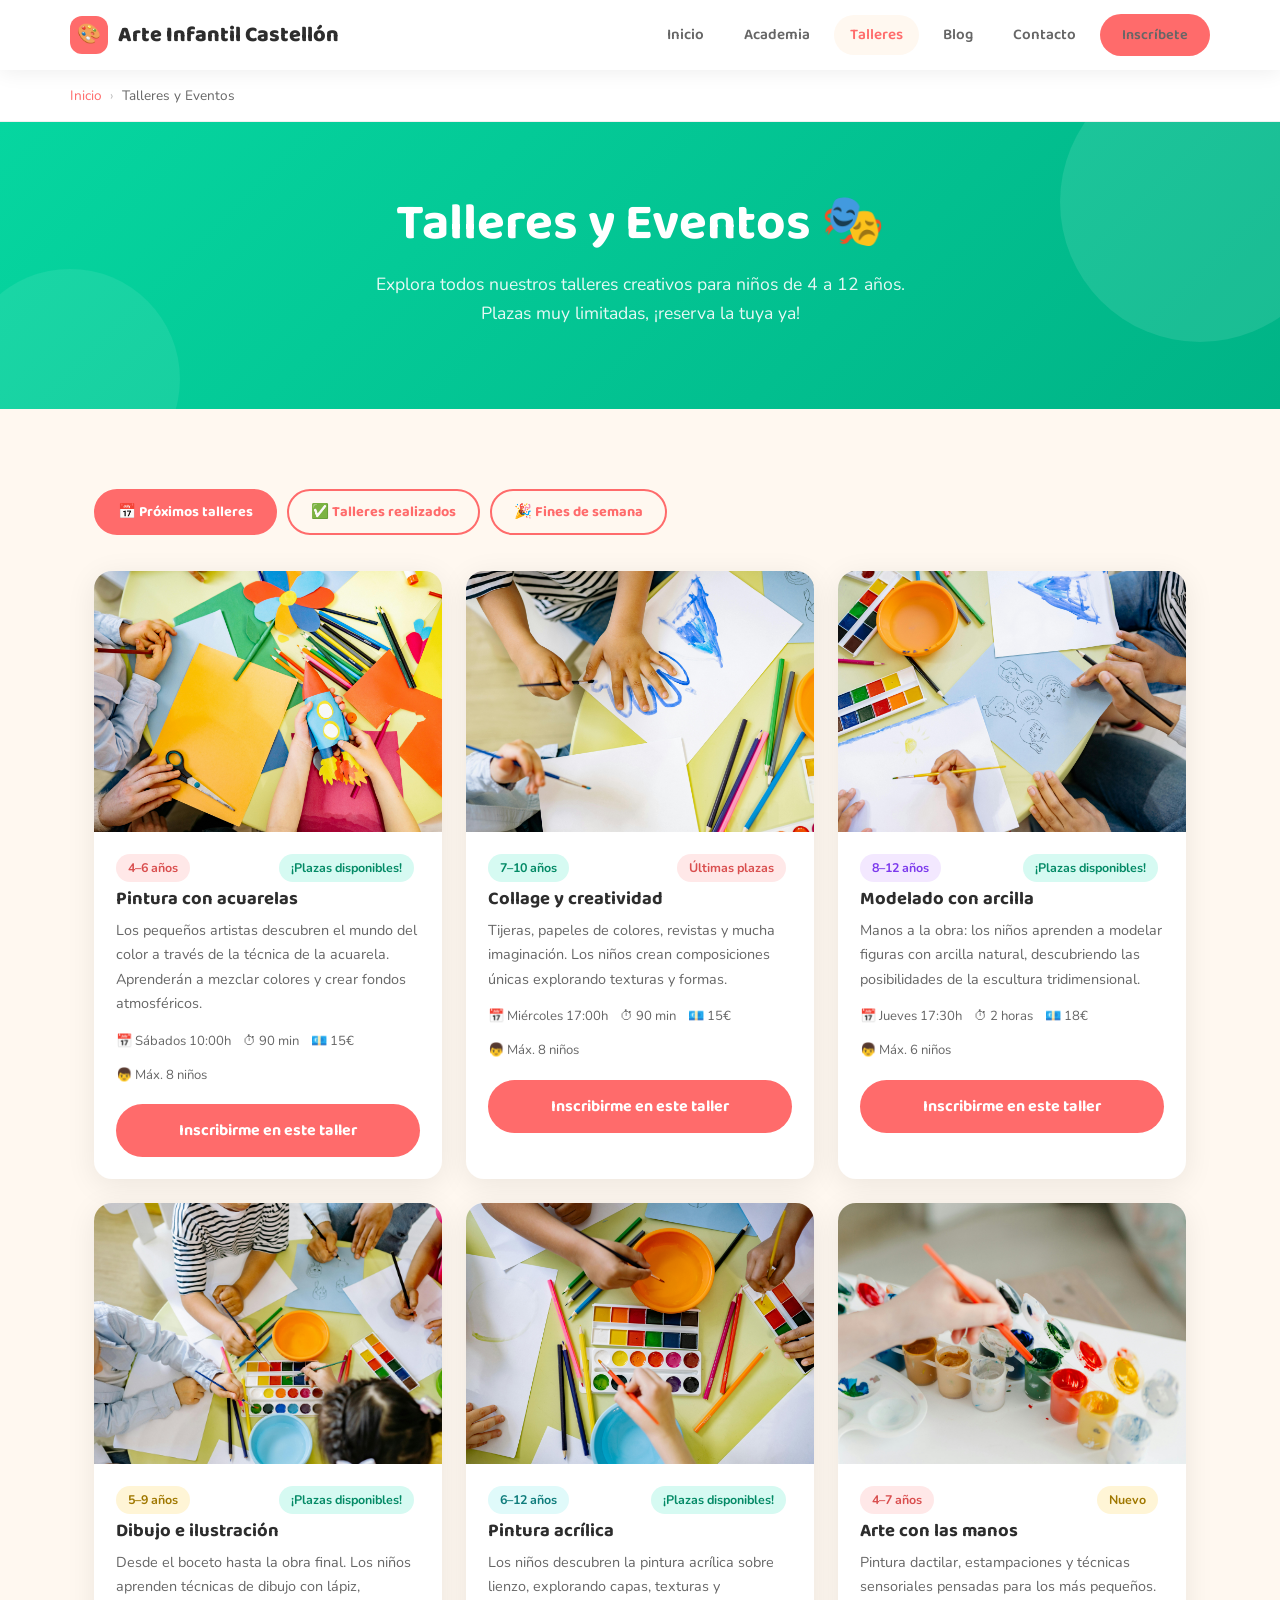
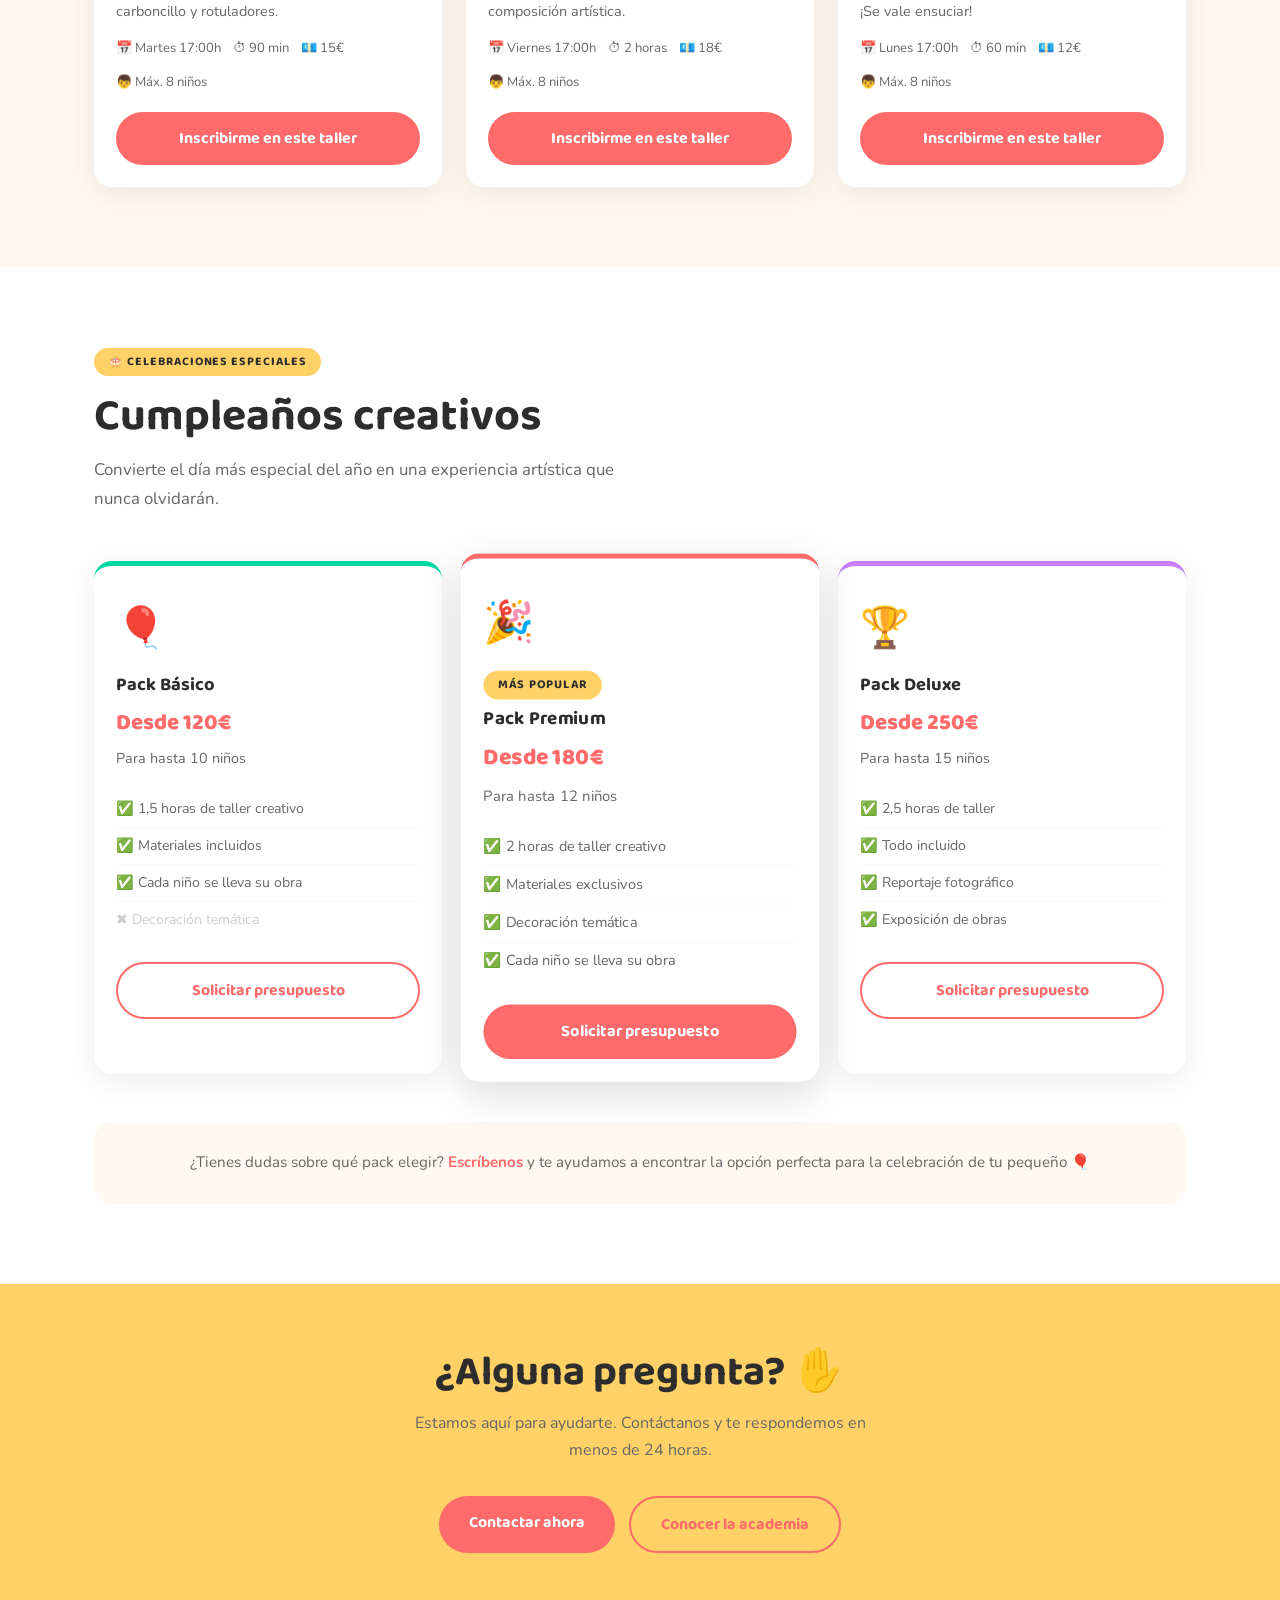
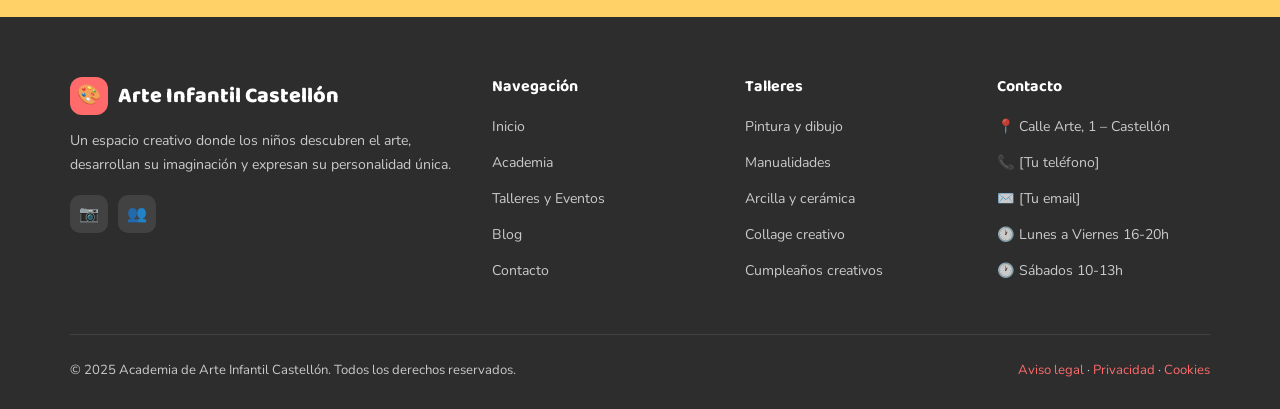
<file: talleres.html>
<!DOCTYPE html>
<html lang="es">
<head>
  <meta charset="UTF-8" />
  <meta name="viewport" content="width=device-width, initial-scale=1.0" />
  <title>Talleres y Eventos – Arte Infantil Castellón</title>
  <meta name="description" content="Talleres de arte para niños en Castellón. Pintura, manualidades, arcilla, collage y cumpleaños creativos. Plazas limitadas." />
  <link rel="stylesheet" href="styles.css" />
</head>
<body>

  <!-- ── NAVBAR ── -->
  <nav class="navbar">
    <div class="nav-inner">
      <a href="index.html" class="nav-logo">
        <div class="logo-icon">🎨</div>
        <span>Arte Infantil Castellón</span>
      </a>
      <ul class="nav-links" id="navLinks">
        <li><a href="index.html">Inicio</a></li>
        <li><a href="academia.html">Academia</a></li>
        <li><a href="talleres.html" class="active">Talleres</a></li>
        <li><a href="blog.html">Blog</a></li>
        <li><a href="contacto.html">Contacto</a></li>
        <li><a href="contacto.html" class="btn btn-primary">Inscríbete</a></li>
      </ul>
      <button class="nav-toggle" id="navToggle" aria-label="Abrir menú">
        <span></span><span></span><span></span>
      </button>
    </div>
  </nav>

  <!-- ── BREADCRUMBS ── -->
  <div class="breadcrumbs">
    <div class="breadcrumbs-inner">
      <a href="index.html">Inicio</a>
      <span class="sep">›</span>
      <span>Talleres y Eventos</span>
    </div>
  </div>

  <!-- ── PAGE HERO ── -->
  <section class="page-hero" style="background:linear-gradient(135deg,var(--mint) 0%, #00b386 100%);">
    <h1>Talleres y Eventos 🎭</h1>
    <p>Explora todos nuestros talleres creativos para niños de 4 a 12 años. Plazas muy limitadas, ¡reserva la tuya ya!</p>
  </section>

  <!-- ── TABS / FILTROS ── -->
  <section class="section">
    <div class="container">
      <div class="tabs">
        <button class="tab-btn active" onclick="switchTab(event,'proximos')">📅 Próximos talleres</button>
        <button class="tab-btn" onclick="switchTab(event,'pasados')">✅ Talleres realizados</button>
        <button class="tab-btn" onclick="switchTab(event,'finde')">🎉 Fines de semana</button>
      </div>

      <!-- TAB: PRÓXIMOS -->
      <div class="tab-content active" id="proximos">
        <div class="cards-grid cards-grid-3">

          <div class="card">
            <div class="card-img">
              <img src="public/images/pexels-yankrukov-8612992.jpg" alt="Taller de manualidades" class="slide-img">              
            </div>
            <div class="card-body">
              <span class="ws-badge accent-coral">4–6 años</span>
              <span class="ws-badge accent-mint" style="float:right;">¡Plazas disponibles!</span>
              <h3>Pintura con acuarelas</h3>
              <p>Los pequeños artistas descubren el mundo del color a través de la técnica de la acuarela. Aprenderán a mezclar colores y crear fondos atmosféricos.</p>
              <div class="card-meta">
                <span>📅 Sábados 10:00h</span>
                <span>⏱ 90 min</span>
                <span>💶 15€</span>
                <span>👦 Máx. 8 niños</span>
              </div>
              <a href="contacto.html" class="btn btn-primary" style="width:100%;text-align:center;">Inscribirme en este taller</a>
            </div>
          </div>

          <div class="card">
            <div class="card-img">
              <img src="public/images/pexels-yankrukov-8612988.jpg" alt="Taller de manualidades" class="slide-img">

            </div>
            <div class="card-body">
              <span class="ws-badge accent-mint">7–10 años</span>
              <span class="ws-badge accent-coral" style="float:right;">Últimas plazas</span>
              <h3>Collage y creatividad</h3>
              <p>Tijeras, papeles de colores, revistas y mucha imaginación. Los niños crean composiciones únicas explorando texturas y formas.</p>
              <div class="card-meta">
                <span>📅 Miércoles 17:00h</span>
                <span>⏱ 90 min</span>
                <span>💶 15€</span>
                <span>👦 Máx. 8 niños</span>
              </div>
              <a href="contacto.html" class="btn btn-primary" style="width:100%;text-align:center;">Inscribirme en este taller</a>
            </div>
          </div>

          <div class="card">
            <div class="card-img">
              <img src="public/images/pexels-yankrukov-8612986.jpg" alt="Taller de manualidades" class="slide-img">
            </div>
            <div class="card-body">
              <span class="ws-badge accent-lavender">8–12 años</span>
              <span class="ws-badge accent-mint" style="float:right;">¡Plazas disponibles!</span>
              <h3>Modelado con arcilla</h3>
              <p>Manos a la obra: los niños aprenden a modelar figuras con arcilla natural, descubriendo las posibilidades de la escultura tridimensional.</p>
              <div class="card-meta">
                <span>📅 Jueves 17:30h</span>
                <span>⏱ 2 horas</span>
                <span>💶 18€</span>
                <span>👦 Máx. 6 niños</span>
              </div>
              <a href="contacto.html" class="btn btn-primary" style="width:100%;text-align:center;">Inscribirme en este taller</a>
            </div>
          </div>

          <div class="card">
            <div class="card-img">
              <img src="public/images/pexels-yankrukov-8612967.jpg" alt="Taller de manualidades" class="slide-img">

            </div>
            <div class="card-body">
              <span class="ws-badge accent-yellow">5–9 años</span>
              <span class="ws-badge accent-mint" style="float:right;">¡Plazas disponibles!</span>
              <h3>Dibujo e ilustración</h3>
              <p>Desde el boceto hasta la obra final. Los niños aprenden técnicas de dibujo con lápiz, carboncillo y rotuladores.</p>
              <div class="card-meta">
                <span>📅 Martes 17:00h</span>
                <span>⏱ 90 min</span>
                <span>💶 15€</span>
                <span>👦 Máx. 8 niños</span>
              </div>
              <a href="contacto.html" class="btn btn-primary" style="width:100%;text-align:center;">Inscribirme en este taller</a>
            </div>
          </div>

          <div class="card">
            <div class="card-img">
              <img src="public/images/pexels-yankrukov-8612987.jpg" alt="Taller de manualidades" class="slide-img">
            </div>
            <div class="card-body">
              <span class="ws-badge accent-sky">6–12 años</span>
              <span class="ws-badge accent-mint" style="float:right;">¡Plazas disponibles!</span>
              <h3>Pintura acrílica</h3>
              <p>Los niños descubren la pintura acrílica sobre lienzo, explorando capas, texturas y composición artística.</p>
              <div class="card-meta">
                <span>📅 Viernes 17:00h</span>
                <span>⏱ 2 horas</span>
                <span>💶 18€</span>
                <span>👦 Máx. 8 niños</span>
              </div>
              <a href="contacto.html" class="btn btn-primary" style="width:100%;text-align:center;">Inscribirme en este taller</a>
            </div>
          </div>

          <div class="card">
            <div class="card-img">
              <img src="public/images/pexels-anastasia-shuraeva-6966323.jpg" alt="Taller de manualidades" class="slide-img">

            </div>
            <div class="card-body">
              <span class="ws-badge accent-coral">4–7 años</span>
              <span class="ws-badge accent-yellow" style="float:right;">Nuevo</span>
              <h3>Arte con las manos</h3>
              <p>Pintura dactilar, estampaciones y técnicas sensoriales pensadas para los más pequeños. ¡Se vale ensuciar!</p>
              <div class="card-meta">
                <span>📅 Lunes 17:00h</span>
                <span>⏱ 60 min</span>
                <span>💶 12€</span>
                <span>👦 Máx. 8 niños</span>
              </div>
              <a href="contacto.html" class="btn btn-primary" style="width:100%;text-align:center;">Inscribirme en este taller</a>
            </div>
          </div>

        </div>
      </div>

      <!-- TAB: PASADOS -->
      <div class="tab-content" id="pasados">
        <p style="color:var(--mid);margin-bottom:28px;">Una selección de los talleres que ya hemos realizado. ¿Te los perdiste? ¡Suscríbete al blog para no perderte los próximos!</p>
        <div class="cards-grid cards-grid-3">

          <div class="card" style="opacity:0.8;">
            <div class="card-img">
              <img src="public/images/pexels-artempodrez-6941090.jpg" alt="Taller de manualidades" class="slide-img">

            </div>
            <div class="card-body">
              <span class="ws-badge" style="background:var(--light);color:var(--mid);">Finalizado</span>
              <h3>Taller de Navidad</h3>
              <p>Creamos adornos navideños con arcilla, pintura y materiales reciclados. ¡Un éxito total!</p>
              <div class="card-meta">
                <span>📅 Diciembre 2024</span>
                <span>⏱ 2 horas</span>
              </div>
            </div>
          </div>

          <div class="card" style="opacity:0.8;">
            <div class="card-img">
              <img src="public/images/pexels-eren-li-7168914.jpg" alt="Taller de manualidades" class="slide-img">
            </div>
            <div class="card-body">
              <span class="ws-badge" style="background:var(--light);color:var(--mid);">Finalizado</span>
              <h3>Taller de primavera</h3>
              <p>Acuarelas florales y naturaleza como inspiración. Los niños crearon jardines de papel únicos.</p>
              <div class="card-meta">
                <span>📅 Abril 2024</span>
                <span>⏱ 90 min</span>
              </div>
            </div>
          </div>

          <div class="card" style="opacity:0.8;">
            <div class="card-img">
              <img src="public/images/pexels-cup-of-couple-8014296.jpg" alt="Taller de manualidades" class="slide-img">
            </div>
            <div class="card-body">
              <span class="ws-badge" style="background:var(--light);color:var(--mid);">Finalizado</span>
              <h3>Criaturas mágicas</h3>
              <p>Dragones, unicornios y monstruos adorables. Los niños dieron vida a sus criaturas imaginarias.</p>
              <div class="card-meta">
                <span>📅 Marzo 2024</span>
                <span>⏱ 2 horas</span>
              </div>
            </div>
          </div>

        </div>
      </div>

      <!-- TAB: FINDE -->
      <div class="tab-content" id="finde">
        <p style="color:var(--mid);margin-bottom:28px;">Talleres especiales de fin de semana, perfectos para pasar un rato creativo en familia o con amigos.</p>
        <div class="cards-grid cards-grid-3">

          <div class="card">
            <div class="card-img">
              <img src="public/images/pexels-artempodrez-6941461.jpg" alt="Taller de manualidades" class="slide-img">
            </div>
            <div class="card-body">
              <span class="ws-badge accent-yellow">4–12 años</span>
              <h3>Taller de sábado mañana</h3>
              <p>Sesión libre de fin de semana. Los niños trabajan en el proyecto de su elección con la guía del profesor.</p>
              <div class="card-meta">
                <span>📅 Sábados 10:00h</span>
                <span>⏱ 2 horas</span>
                <span>💶 18€</span>
              </div>
              <a href="contacto.html" class="btn btn-primary" style="width:100%;text-align:center;">Inscribirme</a>
            </div>
          </div>

          <div class="card">
            <div class="card-img">
              <img src="public/images/pexels-ketut-subiyanto-4815080.jpg" alt="Taller de manualidades" class="slide-img">
            </div>
            <div class="card-body">
              <span class="ws-badge accent-lavender">8–12 años</span>
              <h3>Taller de tarde-noche</h3>
              <p>Para los artistas más mayores, sesiones especiales de tarde con técnicas avanzadas como óleo y grabado.</p>
              <div class="card-meta">
                <span>📅 Viernes 18:30h</span>
                <span>⏱ 2 horas</span>
                <span>💶 20€</span>
              </div>
              <a href="contacto.html" class="btn btn-primary" style="width:100%;text-align:center;">Inscribirme</a>
            </div>
          </div>

        </div>
      </div>
    </div>
  </section>

  <!-- ── CUMPLEAÑOS CREATIVOS ── -->
  <section class="section" style="background:var(--white);" id="cumpleanos">
    <div class="container">
      <span class="tag">🎂 Celebraciones especiales</span>
      <h2 class="section-title">Cumpleaños creativos</h2>
      <p class="section-subtitle">Convierte el día más especial del año en una experiencia artística que nunca olvidarán.</p>

      <div class="cards-grid cards-grid-3" style="margin-bottom:48px;">

        <div class="card" style="border-top: 5px solid var(--mint);">
          <div class="card-body" style="padding-top:28px;">
            <div style="font-size:2.5rem;margin-bottom:12px;">🎈</div>
            <h3>Pack Básico</h3>
            <p style="font-size:1.4rem;font-family:'Baloo 2',cursive;font-weight:800;color:var(--coral);margin-bottom:4px;">Desde 120€</p>
            <p style="margin-bottom:20px;">Para hasta 10 niños</p>
            <ul style="color:var(--mid);font-size:0.88rem;margin-bottom:24px;">
              <li style="padding:6px 0;border-bottom:1px solid var(--sand);display:flex;gap:8px;align-items:center;">✅ 1,5 horas de taller creativo</li>
              <li style="padding:6px 0;border-bottom:1px solid var(--sand);display:flex;gap:8px;align-items:center;">✅ Materiales incluidos</li>
              <li style="padding:6px 0;border-bottom:1px solid var(--sand);display:flex;gap:8px;align-items:center;">✅ Cada niño se lleva su obra</li>
              <li style="padding:6px 0;display:flex;gap:8px;align-items:center;color:#ccc;">✖ Decoración temática</li>
            </ul>
            <a href="contacto.html" class="btn btn-outline" style="width:100%;text-align:center;">Solicitar presupuesto</a>
          </div>
        </div>

        <div class="card" style="border-top: 5px solid var(--coral);transform:scale(1.03);box-shadow:var(--shadow-hover);">
          <div class="card-body" style="padding-top:28px;">
            <div style="font-size:2.5rem;margin-bottom:12px;">🎉</div>
            <span class="tag" style="margin-bottom:8px;">Más popular</span>
            <h3>Pack Premium</h3>
            <p style="font-size:1.4rem;font-family:'Baloo 2',cursive;font-weight:800;color:var(--coral);margin-bottom:4px;">Desde 180€</p>
            <p style="margin-bottom:20px;">Para hasta 12 niños</p>
            <ul style="color:var(--mid);font-size:0.88rem;margin-bottom:24px;">
              <li style="padding:6px 0;border-bottom:1px solid var(--sand);display:flex;gap:8px;align-items:center;">✅ 2 horas de taller creativo</li>
              <li style="padding:6px 0;border-bottom:1px solid var(--sand);display:flex;gap:8px;align-items:center;">✅ Materiales exclusivos</li>
              <li style="padding:6px 0;border-bottom:1px solid var(--sand);display:flex;gap:8px;align-items:center;">✅ Decoración temática</li>
              <li style="padding:6px 0;display:flex;gap:8px;align-items:center;">✅ Cada niño se lleva su obra</li>
            </ul>
            <a href="contacto.html" class="btn btn-primary" style="width:100%;text-align:center;">Solicitar presupuesto</a>
          </div>
        </div>

        <div class="card" style="border-top: 5px solid var(--lavender);">
          <div class="card-body" style="padding-top:28px;">
            <div style="font-size:2.5rem;margin-bottom:12px;">🏆</div>
            <h3>Pack Deluxe</h3>
            <p style="font-size:1.4rem;font-family:'Baloo 2',cursive;font-weight:800;color:var(--coral);margin-bottom:4px;">Desde 250€</p>
            <p style="margin-bottom:20px;">Para hasta 15 niños</p>
            <ul style="color:var(--mid);font-size:0.88rem;margin-bottom:24px;">
              <li style="padding:6px 0;border-bottom:1px solid var(--sand);display:flex;gap:8px;align-items:center;">✅ 2,5 horas de taller</li>
              <li style="padding:6px 0;border-bottom:1px solid var(--sand);display:flex;gap:8px;align-items:center;">✅ Todo incluido</li>
              <li style="padding:6px 0;border-bottom:1px solid var(--sand);display:flex;gap:8px;align-items:center;">✅ Reportaje fotográfico</li>
              <li style="padding:6px 0;display:flex;gap:8px;align-items:center;">✅ Exposición de obras</li>
            </ul>
            <a href="contacto.html" class="btn btn-outline" style="width:100%;text-align:center;">Solicitar presupuesto</a>
          </div>
        </div>

      </div>

      <div style="background:var(--sand);border-radius:var(--radius);padding:28px;text-align:center;">
        <p style="font-size:0.95rem;color:var(--mid);">
          ¿Tienes dudas sobre qué pack elegir? <a href="contacto.html" style="color:var(--coral);font-weight:700;">Escríbenos</a> y te ayudamos a encontrar la opción perfecta para la celebración de tu pequeño 🎈
        </p>
      </div>
    </div>
  </section>

  <!-- ── CTA BAND ── -->
  <section class="cta-band">
    <div class="container">
      <h2>¿Alguna pregunta? ✋</h2>
      <p>Estamos aquí para ayudarte. Contáctanos y te respondemos en menos de 24 horas.</p>
      <div class="btn-group">
        <a href="contacto.html" class="btn btn-primary">Contactar ahora</a>
        <a href="academia.html" class="btn btn-outline">Conocer la academia</a>
      </div>
    </div>
  </section>

  <!-- ── FOOTER ── -->
  <footer>
    <div class="footer-grid">
      <div class="footer-brand">
        <a href="index.html" class="nav-logo">
          <div class="logo-icon">🎨</div>
          <span>Arte Infantil Castellón</span>
        </a>
        <p>Un espacio creativo donde los niños descubren el arte, desarrollan su imaginación y expresan su personalidad única.</p>
        <div class="social-row">
          <a href="#" class="social-btn" aria-label="Instagram">📷</a>
          <a href="#" class="social-btn" aria-label="Facebook">👥</a>
        </div>
      </div>
      <div>
        <h5>Navegación</h5>
        <ul>
          <li><a href="index.html">Inicio</a></li>
          <li><a href="academia.html">Academia</a></li>
          <li><a href="talleres.html">Talleres y Eventos</a></li>
          <li><a href="blog.html">Blog</a></li>
          <li><a href="contacto.html">Contacto</a></li>
        </ul>
      </div>
      <div>
        <h5>Talleres</h5>
        <ul>
          <li><a href="talleres.html">Pintura y dibujo</a></li>
          <li><a href="talleres.html">Manualidades</a></li>
          <li><a href="talleres.html">Arcilla y cerámica</a></li>
          <li><a href="talleres.html">Collage creativo</a></li>
          <li><a href="talleres.html">Cumpleaños creativos</a></li>
        </ul>
      </div>
      <div>
        <h5>Contacto</h5>
        <ul>
          <li><a href="#">📍 Calle Arte, 1 – Castellón</a></li>
          <li><a href="#">📞 [Tu teléfono]</a></li>
          <li><a href="#">✉️ [Tu email]</a></li>
          <li><a href="#">🕐 Lunes a Viernes 16-20h</a></li>
          <li><a href="#">🕐 Sábados 10-13h</a></li>
        </ul>
      </div>
    </div>
    <div class="footer-bottom">
      <span>© 2025 Academia de Arte Infantil Castellón. Todos los derechos reservados.</span>
      <span>
        <a href="#">Aviso legal</a> ·
        <a href="#">Privacidad</a> ·
        <a href="#">Cookies</a>
      </span>
    </div>
  </footer>

  <!-- ── SCROLL TO TOP ── -->
  <button id="scrollTop" aria-label="Volver arriba">↑</button>

  <script>
    document.getElementById('navToggle').addEventListener('click', function() {
      document.getElementById('navLinks').classList.toggle('open');
    });
    const scrollBtn = document.getElementById('scrollTop');
    window.addEventListener('scroll', () => scrollBtn.classList.toggle('visible', window.scrollY > 400));
    scrollBtn.addEventListener('click', () => window.scrollTo({ top: 0, behavior: 'smooth' }));

    function switchTab(e, id) {
      document.querySelectorAll('.tab-btn').forEach(b => b.classList.remove('active'));
      document.querySelectorAll('.tab-content').forEach(c => c.classList.remove('active'));
      e.currentTarget.classList.add('active');
      document.getElementById(id).classList.add('active');
    }
  </script>
</body>
</html>
</file>
<file: styles.css>
/* =============================================
   ACADEMIA DE ARTE INFANTIL – CASTELLÓN
   styles.css
   ============================================= */

@import url('https://fonts.googleapis.com/css2?family=Baloo+2:wght@400;500;600;700;800&family=Nunito:wght@300;400;600;700&display=swap');

/* ── Variables ── */
:root {
  --coral:    #FF6B6B;
  --yellow:   #FFD166;
  --mint:     #06D6A0;
  --sky:      #4ECDC4;
  --lavender: #C77DFF;
  --sand:     #FFF8F0;
  --white:    #FFFFFF;
  --dark:     #2D2D2D;
  --mid:      #666666;
  --light:    #F5F5F5;
  --radius:   18px;
  --shadow:   0 6px 30px rgba(0,0,0,0.08);
  --shadow-hover: 0 12px 40px rgba(0,0,0,0.14);
  --transition: 0.3s cubic-bezier(0.25, 0.8, 0.25, 1);
}

/* ── Reset & Base ── */
*, *::before, *::after { box-sizing: border-box; margin: 0; padding: 0; }

html { scroll-behavior: smooth; }

body {
  font-family: 'Nunito', sans-serif;
  background-color: var(--sand);
  color: var(--dark);
  line-height: 1.7;
  overflow-x: hidden;
}

h1, h2, h3, h4, h5 {
  font-family: 'Baloo 2', cursive;
  line-height: 1.2;
}

a { text-decoration: none; color: inherit; }
img { display: block; width: 100%; height: 100%; object-fit: cover; }
ul { list-style: none; }

/* ── Utility ── */
.container {
  max-width: 1140px;
  margin: 0 auto;
  padding: 0 24px;
}

.section { padding: 80px 0; }

.section-title {
  font-size: clamp(1.8rem, 4vw, 2.8rem);
  color: var(--dark);
  margin-bottom: 12px;
}

.section-subtitle {
  font-size: 1.05rem;
  color: var(--mid);
  margin-bottom: 48px;
  max-width: 560px;
}

.tag {
  display: inline-block;
  background: var(--yellow);
  color: var(--dark);
  font-family: 'Baloo 2', cursive;
  font-size: 0.75rem;
  font-weight: 700;
  letter-spacing: 0.08em;
  text-transform: uppercase;
  padding: 4px 14px;
  border-radius: 999px;
  margin-bottom: 14px;
}

/* ── Buttons ── */
.btn {
  display: inline-block;
  font-family: 'Baloo 2', cursive;
  font-weight: 700;
  font-size: 1rem;
  padding: 13px 30px;
  border-radius: 999px;
  border: none;
  cursor: pointer;
  transition: transform var(--transition), box-shadow var(--transition);
  text-align: center;
}
.btn:hover { transform: translateY(-3px); box-shadow: var(--shadow-hover); }
.btn:active { transform: translateY(0); }

.btn-primary   { background: var(--coral);    color: var(--white); }
.btn-secondary { background: var(--yellow);   color: var(--dark);  }
.btn-mint      { background: var(--mint);     color: var(--white); }
.btn-outline {
  background: transparent;
  color: var(--coral);
  border: 2.5px solid var(--coral);
}
.btn-outline:hover { background: var(--coral); color: var(--white); }

/* ── Navbar ── */
.navbar {
  position: sticky;
  top: 0;
  z-index: 1000;
  background: var(--white);
  box-shadow: 0 2px 20px rgba(0,0,0,0.07);
  padding: 0 24px;
}

.nav-inner {
  max-width: 1140px;
  margin: 0 auto;
  display: flex;
  align-items: center;
  justify-content: space-between;
  height: 70px;
}

.nav-logo {
  display: flex;
  align-items: center;
  gap: 10px;
  font-family: 'Baloo 2', cursive;
  font-size: 1.35rem;
  font-weight: 800;
  color: var(--dark);
}

.nav-logo .logo-icon {
  width: 38px;
  height: 38px;
  background: var(--coral);
  border-radius: 12px;
  display: flex;
  align-items: center;
  justify-content: center;
  font-size: 1.2rem;
  flex-shrink: 0;
}

.nav-links {
  display: flex;
  align-items: center;
  gap: 8px;
}

.nav-links a {
  font-family: 'Baloo 2', cursive;
  font-weight: 600;
  font-size: 0.95rem;
  color: var(--mid);
  padding: 8px 16px;
  border-radius: 999px;
  transition: background var(--transition), color var(--transition);
}

.nav-links a:hover,
.nav-links a.active {
  background: var(--sand);
  color: var(--coral);
}

.nav-links .btn { padding: 9px 22px; font-size: 0.9rem; }

.nav-toggle {
  display: none;
  background: none;
  border: none;
  cursor: pointer;
  flex-direction: column;
  gap: 5px;
}
.nav-toggle span {
  display: block;
  width: 26px;
  height: 3px;
  background: var(--dark);
  border-radius: 3px;
  transition: all 0.3s;
}

/* ── Hero ── */
.hero {
  min-height: calc(100vh - 70px);
  display: flex;
  align-items: center;
  padding: 60px 24px;
  position: relative;
  overflow: hidden;
}

.hero::before {
  content: '';
  position: absolute;
  top: -120px; right: -120px;
  width: 500px; height: 500px;
  background: radial-gradient(circle, var(--yellow) 0%, transparent 70%);
  opacity: 0.35;
  border-radius: 50%;
  pointer-events: none;
}
.hero::after {
  content: '';
  position: absolute;
  bottom: -100px; left: -80px;
  width: 380px; height: 380px;
  background: radial-gradient(circle, var(--mint) 0%, transparent 70%);
  opacity: 0.25;
  border-radius: 50%;
  pointer-events: none;
}

.hero-inner {
  max-width: 1140px;
  margin: 0 auto;
  display: grid;
  grid-template-columns: 1fr 1fr;
  gap: 60px;
  align-items: center;
  width: 100%;
  position: relative;
  z-index: 1;
}

.hero-text .tag { background: var(--lavender); color: var(--white); }

.hero-title {
  font-size: clamp(2.4rem, 5.5vw, 4rem);
  color: var(--dark);
  margin-bottom: 20px;
  line-height: 1.15;
}

.hero-title span { color: var(--coral); }

.hero-desc {
  font-size: 1.1rem;
  color: var(--mid);
  margin-bottom: 36px;
  max-width: 480px;
}

.hero-ctas { display: flex; gap: 14px; flex-wrap: wrap; }

.hero-stats {
  display: flex;
  gap: 28px;
  margin-top: 48px;
  flex-wrap: wrap;
}
.stat { text-align: center; }
.stat-number {
  font-family: 'Baloo 2', cursive;
  font-size: 2rem;
  font-weight: 800;
  color: var(--coral);
}
.stat-label {
  font-size: 0.8rem;
  color: var(--mid);
  text-transform: uppercase;
  letter-spacing: 0.06em;
}

.hero-image {
  position: relative;
}
.hero-img-main {
  border-radius: 30px;
  overflow: hidden;
  aspect-ratio: 4/3;
  box-shadow: var(--shadow-hover);
  background: var(--light);
}
.hero-img-badge {
  position: absolute;
  bottom: -18px;
  left: -18px;
  background: var(--yellow);
  border-radius: 20px;
  padding: 14px 20px;
  box-shadow: var(--shadow);
  font-family: 'Baloo 2', cursive;
  font-weight: 700;
  font-size: 0.9rem;
  color: var(--dark);
  display: flex;
  align-items: center;
  gap: 8px;
}
.hero-img-badge span.emoji { font-size: 1.4rem; }

/* ── Slider ── */
.slider-wrap {
  position: relative;
  overflow: hidden;
  border-radius: var(--radius);
  aspect-ratio: 4/3;
  background: var(--light);
}
.slides { display: flex; transition: transform 0.5s ease; height: 100%; }
.slide  { min-width: 100%; height: 100%; background: var(--light); }
.slide img { width: 100%; height: 100%; object-fit: cover; }

.slide-placeholder {
  width: 100%; height: 100%;
  display: flex; flex-direction: column;
  align-items: center; justify-content: center;
  font-family: 'Baloo 2', cursive;
  font-size: 1rem;
  color: var(--mid);
  gap: 8px;
}
.slide-placeholder .ph-icon { font-size: 2.5rem; }

.slider-btn {
  position: absolute;
  top: 50%; transform: translateY(-50%);
  background: var(--white);
  border: none;
  width: 40px; height: 40px;
  border-radius: 50%;
  font-size: 1.1rem;
  cursor: pointer;
  box-shadow: var(--shadow);
  transition: background var(--transition);
  z-index: 5;
}
.slider-btn:hover { background: var(--coral); color: var(--white); }
.slider-btn.prev { left: 12px; }
.slider-btn.next { right: 12px; }

.slider-dots {
  display: flex;
  justify-content: center;
  gap: 8px;
  margin-top: 14px;
}
.dot {
  width: 10px; height: 10px;
  background: var(--light);
  border-radius: 50%;
  cursor: pointer;
  border: 2px solid var(--coral);
  transition: background var(--transition);
}
.dot.active { background: var(--coral); }

/* ── Cards ── */
.cards-grid {
  display: grid;
  gap: 24px;
}
.cards-grid-3 { grid-template-columns: repeat(3, 1fr); }
.cards-grid-4 { grid-template-columns: repeat(4, 1fr); }
.cards-grid-2 { grid-template-columns: repeat(2, 1fr); }

.card {
  background: var(--white);
  border-radius: var(--radius);
  overflow: hidden;
  box-shadow: var(--shadow);
  transition: transform var(--transition), box-shadow var(--transition);
}
.card:hover { transform: translateY(-6px); box-shadow: var(--shadow-hover); }

.card-img {
  aspect-ratio: 4/3;
  overflow: hidden;
  background: var(--light);
  display: flex;
  align-items: center;
  justify-content: center;
}

.img-placeholder {
  width: 100%;
  height: 100%;
  background: linear-gradient(135deg, var(--light) 0%, #e8e8e8 100%);
  display: flex;
  flex-direction: column;
  align-items: center;
  justify-content: center;
  gap: 8px;
  min-height: 180px;
}
.img-placeholder .ph-icon { font-size: 2.5rem; opacity: 0.5; }
.img-placeholder p { font-size: 0.78rem; color: var(--mid); font-weight: 600; letter-spacing: 0.05em; text-transform: uppercase; }

.card-body { padding: 22px; }
.card-body h3 { font-size: 1.15rem; margin-bottom: 8px; }
.card-body p  { font-size: 0.9rem; color: var(--mid); margin-bottom: 14px; }

.card-meta {
  display: flex;
  gap: 12px;
  flex-wrap: wrap;
  font-size: 0.82rem;
  color: var(--mid);
  margin-bottom: 18px;
}
.card-meta span { display: flex; align-items: center; gap: 4px; }

/* ── Features strip ── */
.features-strip {
  background: var(--coral);
  padding: 48px 24px;
}
.features-grid {
  display: grid;
  grid-template-columns: repeat(4, 1fr);
  gap: 32px;
  max-width: 1140px;
  margin: 0 auto;
}
.feature-item { text-align: center; color: var(--white); }
.feature-icon { font-size: 2.4rem; margin-bottom: 10px; }
.feature-item h4 { font-family: 'Baloo 2', cursive; font-size: 1rem; margin-bottom: 6px; }
.feature-item p  { font-size: 0.85rem; opacity: 0.85; }

/* ── Workshops section ── */
.ws-card {
  background: var(--white);
  border-radius: var(--radius);
  overflow: hidden;
  box-shadow: var(--shadow);
  display: flex;
  gap: 0;
  transition: transform var(--transition), box-shadow var(--transition);
}
.ws-card:hover { transform: translateY(-4px); box-shadow: var(--shadow-hover); }
.ws-card-color {
  width: 8px;
  flex-shrink: 0;
}
.ws-card-body { padding: 22px 24px; flex: 1; }
.ws-card-body h3 { font-size: 1.1rem; margin-bottom: 6px; }
.ws-card-body p  { font-size: 0.88rem; color: var(--mid); margin-bottom: 14px; }
.ws-badge {
  display: inline-block;
  background: var(--sand);
  border-radius: 999px;
  padding: 3px 12px;
  font-size: 0.78rem;
  font-weight: 700;
  margin-right: 6px;
  margin-bottom: 6px;
}

/* ── Birthday section ── */
.birthday-section {
  background: linear-gradient(135deg, var(--lavender) 0%, #a855f7 100%);
  border-radius: 30px;
  padding: 60px;
  color: var(--white);
  display: grid;
  grid-template-columns: 1fr 1fr;
  gap: 48px;
  align-items: center;
}
.birthday-section h2 { font-size: 2.2rem; margin-bottom: 16px; }
.birthday-section p  { opacity: 0.9; margin-bottom: 24px; }
.birthday-list { margin: 20px 0 28px; }
.birthday-list li {
  display: flex; align-items: center; gap: 10px;
  margin-bottom: 10px;
  font-size: 0.95rem;
}
.birthday-list li::before { content: '✦'; color: var(--yellow); }
.birthday-img {
  border-radius: 24px;
  overflow: hidden;
  aspect-ratio: 1;
  background: rgba(255,255,255,0.15);
}

/* ── Blog ── */
.blog-card { border-radius: var(--radius); overflow: hidden; background: var(--white); box-shadow: var(--shadow); transition: transform var(--transition), box-shadow var(--transition); }
.blog-card:hover { transform: translateY(-6px); box-shadow: var(--shadow-hover); }
.blog-card-img { aspect-ratio: 16/9; overflow: hidden; }
.blog-card-body { padding: 24px; }
.blog-card-body .tag { margin-bottom: 10px; }
.blog-card-body h3 { font-size: 1.1rem; margin-bottom: 10px; }
.blog-card-body p  { font-size: 0.88rem; color: var(--mid); margin-bottom: 16px; }
.blog-date { font-size: 0.78rem; color: var(--mid); }
.read-more {
  font-family: 'Baloo 2', cursive;
  font-weight: 700;
  font-size: 0.88rem;
  color: var(--coral);
  display: inline-flex; align-items: center; gap: 5px;
}
.read-more:hover { gap: 9px; }

/* ── Blog single page ── */
.blog-hero { padding: 60px 24px 40px; }
.blog-hero-inner { max-width: 800px; margin: 0 auto; }
.blog-hero h1 { font-size: clamp(1.8rem, 4vw, 2.8rem); margin: 12px 0 20px; }
.blog-cover { border-radius: 20px; overflow: hidden; aspect-ratio: 16/6; margin: 32px 0; }
.blog-content { max-width: 800px; margin: 0 auto; padding: 0 24px; }
.blog-content h2 { font-size: 1.5rem; margin: 32px 0 12px; }
.blog-content h3 { font-size: 1.2rem; margin: 24px 0 10px; }
.blog-content p  { margin-bottom: 16px; color: var(--mid); }
.blog-content ul { margin: 12px 0 20px 20px; color: var(--mid); }
.blog-content ul li { margin-bottom: 6px; list-style: disc; }

/* ── Page hero (inner pages) ── */
.page-hero {
  background: linear-gradient(135deg, var(--coral) 0%, #ff8e53 100%);
  color: var(--white);
  padding: 72px 24px 80px;
  text-align: center;
  position: relative;
  overflow: hidden;
}
.page-hero::before {
  content: '';
  position: absolute;
  top: -60px; right: -60px;
  width: 280px; height: 280px;
  background: rgba(255,255,255,0.1);
  border-radius: 50%;
}
.page-hero::after {
  content: '';
  position: absolute;
  bottom: -80px; left: -40px;
  width: 220px; height: 220px;
  background: rgba(255,255,255,0.08);
  border-radius: 50%;
}
.page-hero h1 { font-size: clamp(2rem, 5vw, 3.2rem); margin-bottom: 14px; position: relative; z-index: 1; }
.page-hero p  { font-size: 1.1rem; opacity: 0.9; max-width: 540px; margin: 0 auto; position: relative; z-index: 1; }

/* ── Breadcrumbs ── */
.breadcrumbs {
  padding: 14px 24px;
  background: var(--white);
  border-bottom: 1px solid rgba(0,0,0,0.06);
}
.breadcrumbs-inner {
  max-width: 1140px;
  margin: 0 auto;
  display: flex;
  align-items: center;
  gap: 8px;
  font-size: 0.85rem;
  color: var(--mid);
}
.breadcrumbs-inner a { color: var(--coral); }
.breadcrumbs-inner a:hover { text-decoration: underline; }
.breadcrumbs-inner span.sep { opacity: 0.4; }

/* ── Team ── */
.team-grid { display: grid; grid-template-columns: repeat(3, 1fr); gap: 28px; }
.team-card { text-align: center; }
.team-avatar {
  width: 120px; height: 120px;
  border-radius: 50%;
  overflow: hidden;
  margin: 0 auto 16px;
  border: 4px solid var(--yellow);
  background: var(--light);
  display: flex; align-items: center; justify-content: center;
}
.team-avatar .ph-icon { font-size: 3rem; opacity: 0.4; }
.team-card h3 { font-size: 1.05rem; margin-bottom: 4px; }
.team-card p  { font-size: 0.85rem; color: var(--mid); }

/* ── Gallery ── */
.gallery-grid {
  display: grid;
  grid-template-columns: repeat(4, 1fr);
  gap: 16px;
}
.gallery-item {
  border-radius: 14px;
  overflow: hidden;
  aspect-ratio: 1;
  background: var(--light);
  cursor: pointer;
  transition: transform var(--transition);
}
.gallery-item:hover { transform: scale(1.03); }
.gallery-item.wide  { grid-column: span 2; }
.gallery-item.tall  { grid-row: span 2; }

/* ── Values ── */
.values-grid { display: grid; grid-template-columns: repeat(3, 1fr); gap: 24px; }
.value-card {
  background: var(--white);
  border-radius: var(--radius);
  padding: 32px 28px;
  box-shadow: var(--shadow);
  text-align: center;
}
.value-icon { font-size: 2.4rem; margin-bottom: 14px; }
.value-card h3 { font-size: 1.1rem; margin-bottom: 8px; }
.value-card p  { font-size: 0.88rem; color: var(--mid); }

/* ── Contact ── */
.contact-grid { display: grid; grid-template-columns: 1fr 1.4fr; gap: 48px; align-items: start; }
.contact-info h2 { font-size: 1.8rem; margin-bottom: 16px; }
.contact-info p  { color: var(--mid); margin-bottom: 28px; }
.contact-item {
  display: flex; align-items: flex-start; gap: 14px;
  margin-bottom: 20px;
}
.contact-icon {
  width: 44px; height: 44px;
  background: var(--coral);
  color: var(--white);
  border-radius: 12px;
  display: flex; align-items: center; justify-content: center;
  font-size: 1.1rem;
  flex-shrink: 0;
}
.contact-item strong { display: block; font-family: 'Baloo 2', cursive; font-size: 0.85rem; margin-bottom: 2px; }
.contact-item span   { font-size: 0.9rem; color: var(--mid); }

.map-placeholder {
  background: var(--light);
  border-radius: var(--radius);
  height: 260px;
  display: flex; align-items: center; justify-content: center;
  flex-direction: column; gap: 8px;
  margin-top: 28px;
  font-size: 0.85rem; color: var(--mid);
}
.map-placeholder .ph-icon { font-size: 2.2rem; opacity: 0.4; }

/* ── Form ── */
.form-card {
  background: var(--white);
  border-radius: var(--radius);
  padding: 40px;
  box-shadow: var(--shadow);
}
.form-card h3 { font-size: 1.4rem; margin-bottom: 24px; }

.form-group { margin-bottom: 18px; }
.form-row { display: grid; grid-template-columns: 1fr 1fr; gap: 18px; }
.form-group label {
  display: block;
  font-size: 0.82rem;
  font-weight: 700;
  color: var(--dark);
  margin-bottom: 6px;
  letter-spacing: 0.04em;
  text-transform: uppercase;
}
.form-group input,
.form-group select,
.form-group textarea {
  width: 100%;
  padding: 12px 16px;
  border: 2px solid transparent;
  background: var(--sand);
  border-radius: 12px;
  font-family: 'Nunito', sans-serif;
  font-size: 0.95rem;
  color: var(--dark);
  transition: border-color var(--transition);
  outline: none;
}
.form-group input:focus,
.form-group select:focus,
.form-group textarea:focus { border-color: var(--coral); background: var(--white); }
.form-group textarea { resize: vertical; min-height: 120px; }

.form-note { font-size: 0.78rem; color: var(--mid); margin-top: 8px; }

/* ── Instagram feed placeholder ── */
.ig-grid { display: grid; grid-template-columns: repeat(6, 1fr); gap: 10px; }
.ig-item {
  aspect-ratio: 1;
  background: var(--light);
  border-radius: 12px;
  overflow: hidden;
  cursor: pointer;
  position: relative;
  transition: transform var(--transition);
}
.ig-item:hover { transform: scale(1.04); }
.ig-item .ph-icon { font-size: 1.6rem; opacity: 0.3; }
.ig-item-inner {
  width: 100%; height: 100%;
  display: flex; align-items: center; justify-content: center;
  font-size: 0.7rem; color: var(--mid); flex-direction: column; gap: 4px;
}

/* ── CTA band ── */
.cta-band {
  background: var(--yellow);
  padding: 64px 24px;
  text-align: center;
}
.cta-band h2 { font-size: clamp(1.8rem, 4vw, 2.6rem); margin-bottom: 12px; color: var(--dark); }
.cta-band p  { font-size: 1rem; color: var(--mid); margin-bottom: 32px; max-width: 480px; margin-left: auto; margin-right: auto; }
.cta-band .btn-group { display: flex; gap: 14px; justify-content: center; flex-wrap: wrap; }

/* ── Footer ── */
footer {
  background: var(--dark);
  color: rgba(255,255,255,0.75);
  padding: 60px 24px 28px;
}
.footer-grid {
  max-width: 1140px;
  margin: 0 auto 40px;
  display: grid;
  grid-template-columns: 1.8fr 1fr 1fr 1fr;
  gap: 40px;
}
.footer-brand .nav-logo { color: var(--white); margin-bottom: 14px; }
.footer-brand .nav-logo .logo-icon { background: var(--coral); }
.footer-brand p { font-size: 0.88rem; line-height: 1.7; }
footer h5 {
  font-family: 'Baloo 2', cursive;
  font-size: 1rem;
  color: var(--white);
  margin-bottom: 16px;
}
footer ul li { margin-bottom: 9px; }
footer ul li a { font-size: 0.88rem; transition: color var(--transition); }
footer ul li a:hover { color: var(--coral); }

.social-row { display: flex; gap: 10px; margin-top: 18px; }
.social-btn {
  width: 38px; height: 38px;
  border-radius: 10px;
  background: rgba(255,255,255,0.1);
  display: flex; align-items: center; justify-content: center;
  font-size: 1rem;
  transition: background var(--transition);
  cursor: pointer;
}
.social-btn:hover { background: var(--coral); }

.footer-bottom {
  max-width: 1140px;
  margin: 0 auto;
  border-top: 1px solid rgba(255,255,255,0.1);
  padding-top: 24px;
  display: flex;
  justify-content: space-between;
  align-items: center;
  font-size: 0.82rem;
  flex-wrap: wrap;
  gap: 12px;
}
.footer-bottom a { color: var(--coral); }

/* ── Scroll to top ── */
#scrollTop {
  position: fixed;
  bottom: 32px;
  right: 32px;
  width: 48px; height: 48px;
  background: var(--coral);
  color: var(--white);
  border: none;
  border-radius: 50%;
  font-size: 1.3rem;
  cursor: pointer;
  box-shadow: 0 4px 20px rgba(255,107,107,0.45);
  display: flex; align-items: center; justify-content: center;
  opacity: 0;
  pointer-events: none;
  transition: opacity 0.3s, transform 0.3s;
  z-index: 999;
}
#scrollTop.visible { opacity: 1; pointer-events: all; }
#scrollTop:hover { transform: translateY(-4px); }

/* ── Tabs ── */
.tabs { display: flex; gap: 10px; margin-bottom: 36px; flex-wrap: wrap; }
.tab-btn {
  font-family: 'Baloo 2', cursive;
  font-size: 0.9rem;
  font-weight: 700;
  padding: 9px 22px;
  border-radius: 999px;
  border: 2.5px solid var(--coral);
  background: transparent;
  color: var(--coral);
  cursor: pointer;
  transition: all var(--transition);
}
.tab-btn.active, .tab-btn:hover {
  background: var(--coral);
  color: var(--white);
}
.tab-content { display: none; }
.tab-content.active { display: block; }

/* ── Pill accent colors ── */
.accent-coral    { background: #ffe8e8; color: #d94f4f; }
.accent-yellow   { background: #fff5d6; color: #a07800; }
.accent-mint     { background: #d6faf2; color: #048a66; }
.accent-lavender { background: #f3e8ff; color: #7c3aed; }
.accent-sky      { background: #e0fafa; color: #0e7c7b; }

/* ── Responsive ── */
@media (max-width: 1024px) {
  .cards-grid-4 { grid-template-columns: repeat(2, 1fr); }
  .features-grid { grid-template-columns: repeat(2, 1fr); }
  .footer-grid  { grid-template-columns: 1fr 1fr; }
  .gallery-grid { grid-template-columns: repeat(3, 1fr); }
  .ig-grid      { grid-template-columns: repeat(4, 1fr); }
  .birthday-section { grid-template-columns: 1fr; padding: 40px; }
  .birthday-img { display: none; }
}

@media (max-width: 768px) {
  .hero-inner    { grid-template-columns: 1fr; }
  .hero-image    { display: none; }
  .cards-grid-3  { grid-template-columns: 1fr; }
  .cards-grid-2  { grid-template-columns: 1fr; }
  .team-grid     { grid-template-columns: repeat(2, 1fr); }
  .values-grid   { grid-template-columns: 1fr; }
  .contact-grid  { grid-template-columns: 1fr; }
  .form-row      { grid-template-columns: 1fr; }
  .gallery-grid  { grid-template-columns: repeat(2, 1fr); }
  .ig-grid       { grid-template-columns: repeat(3, 1fr); }
  .footer-grid   { grid-template-columns: 1fr 1fr; }

  .nav-links { display: none; flex-direction: column; position: absolute; top: 70px; left: 0; right: 0; background: var(--white); padding: 16px 24px; box-shadow: 0 8px 24px rgba(0,0,0,0.1); }
  .nav-links.open { display: flex; }
  .nav-links a  { padding: 10px 0; border-bottom: 1px solid var(--sand); border-radius: 0; }
  .nav-toggle   { display: flex; }
  .navbar       { position: relative; }
}

@media (max-width: 480px) {
  .section   { padding: 52px 0; }
  .features-grid { grid-template-columns: 1fr; }
  .gallery-grid  { grid-template-columns: repeat(2, 1fr); }
  .ig-grid       { grid-template-columns: repeat(2, 1fr); }
  .footer-grid   { grid-template-columns: 1fr; }
  .hero-stats    { gap: 18px; }
  #scrollTop     { bottom: 20px; right: 20px; width: 42px; height: 42px; }
}
</file>
